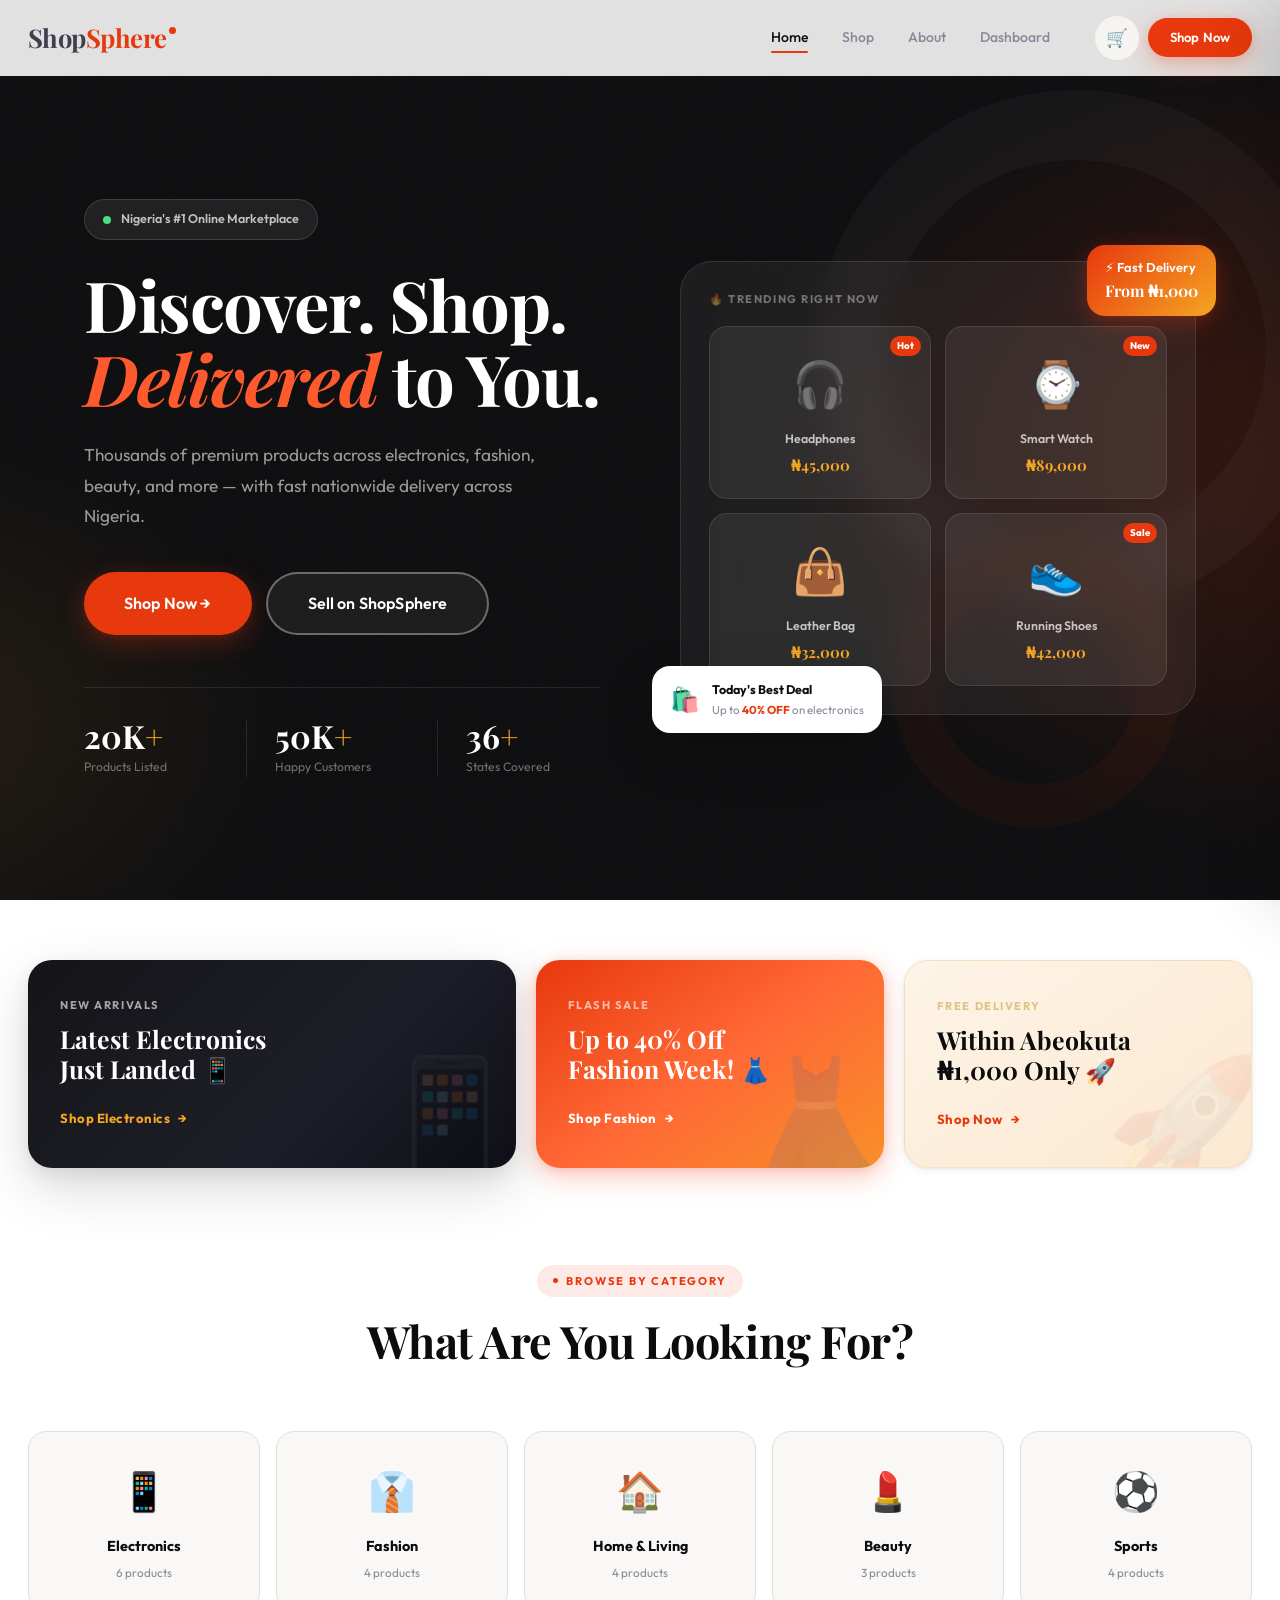
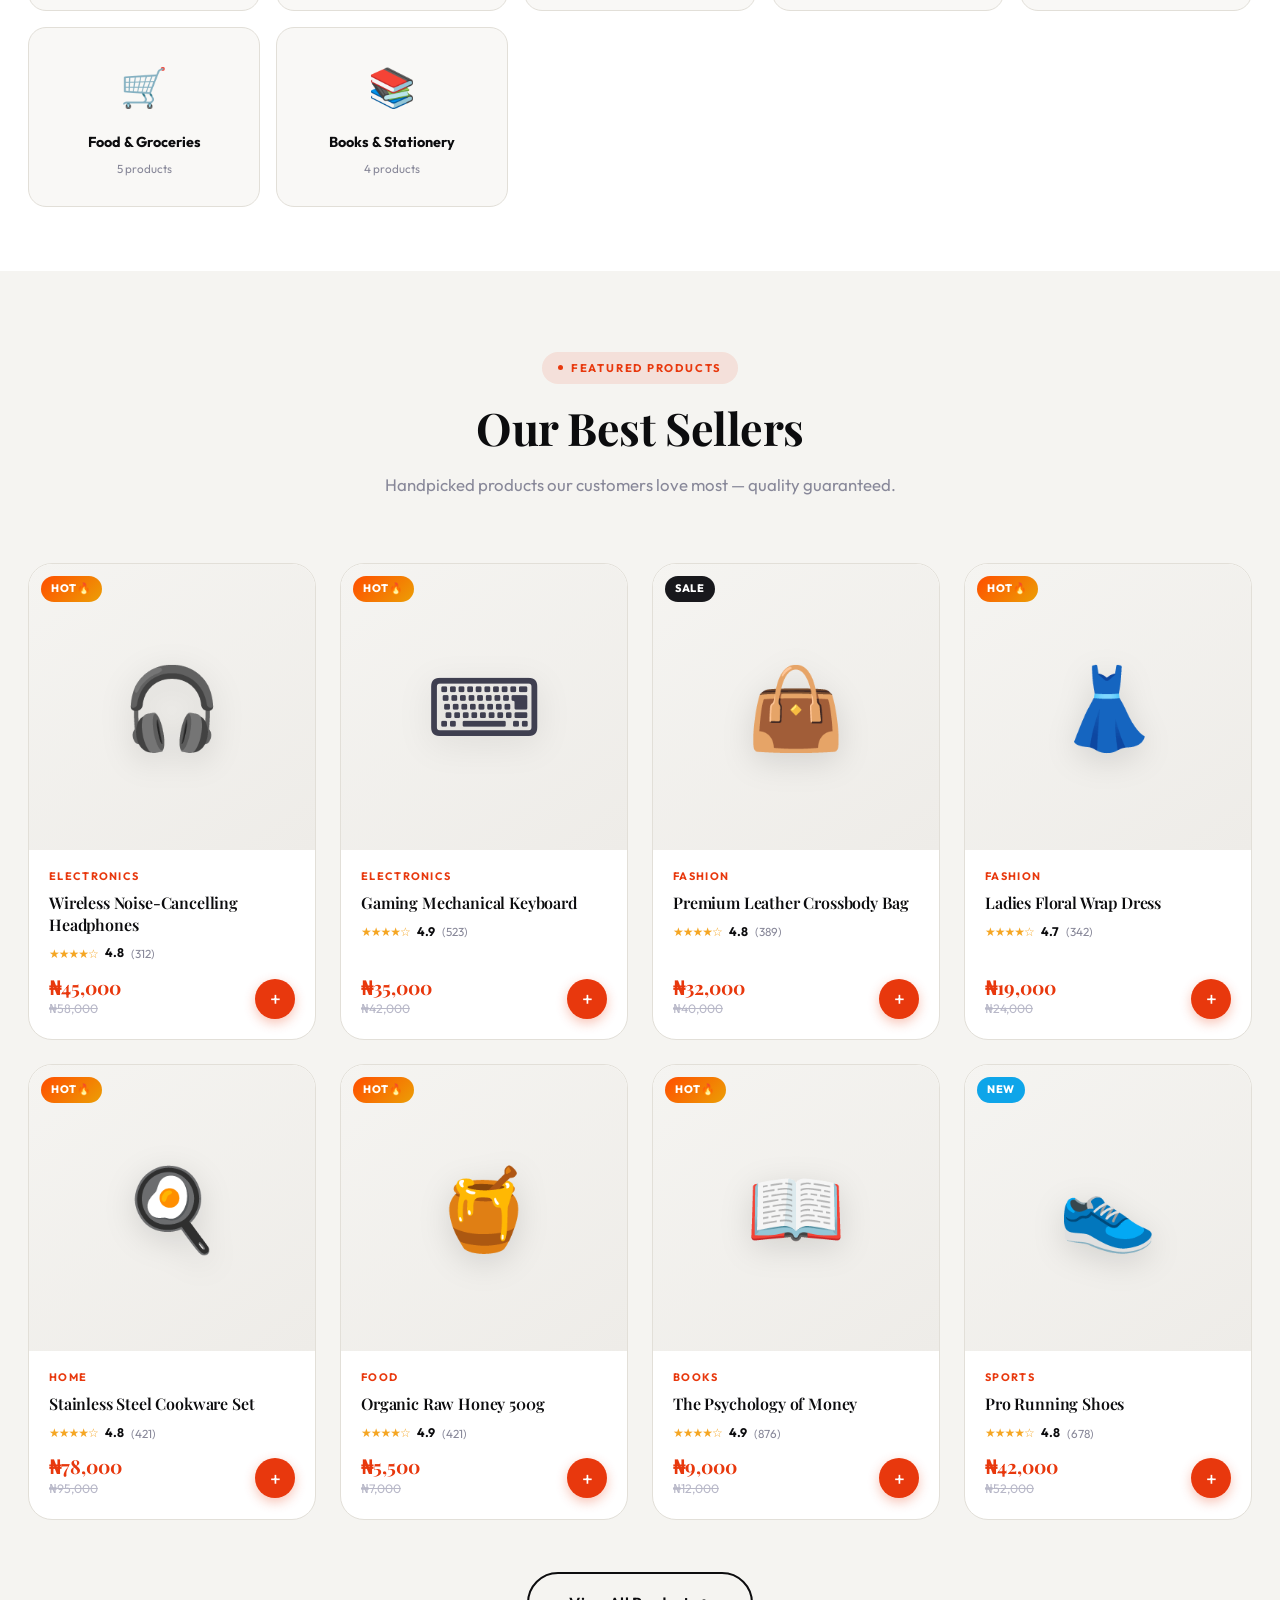
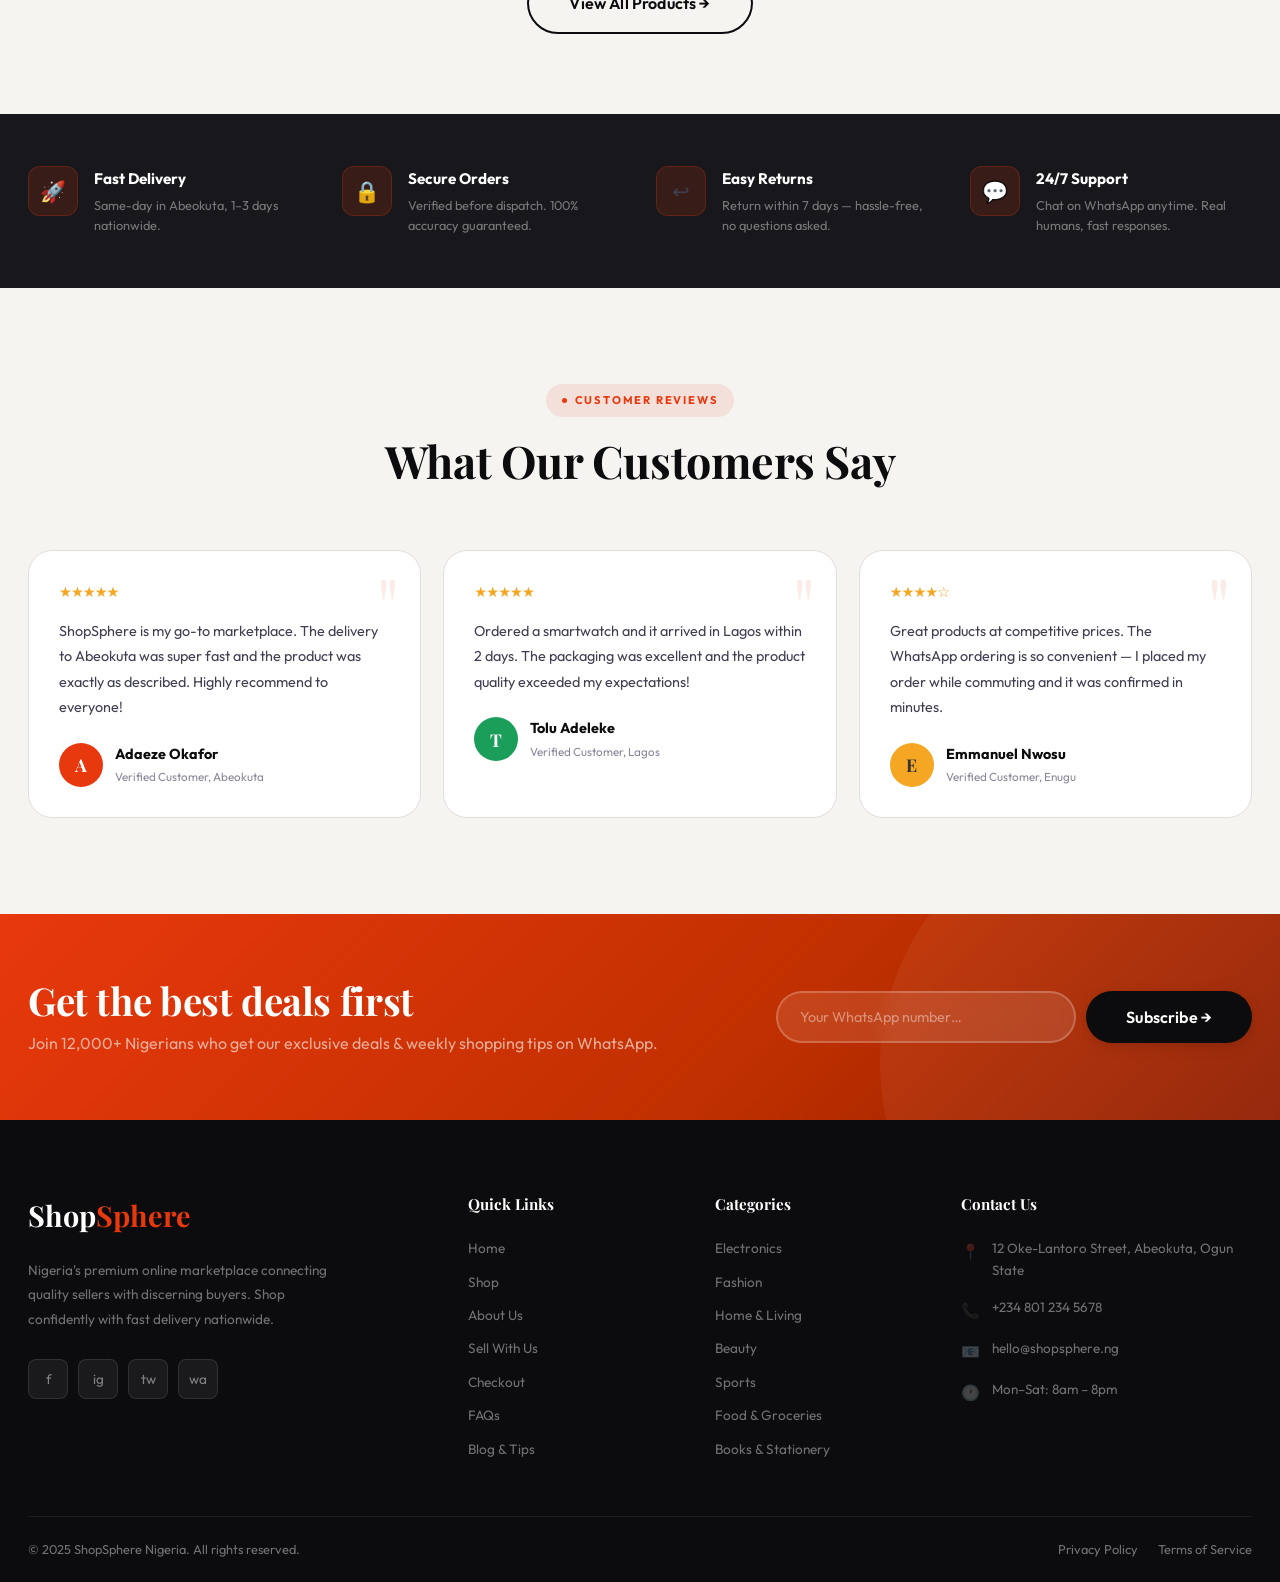
<file: index.html>
<!DOCTYPE html>
<html lang="en">
<head>
  <meta charset="UTF-8" />
  <meta name="viewport" content="width=device-width, initial-scale=1.0" />
  <title>ShopSphere — Nigeria's Premium Online Marketplace</title>
  <meta name="description" content="ShopSphere is Nigeria's trusted online marketplace. Shop electronics, fashion, beauty, sports, food and more with fast delivery across Nigeria from Abeokuta." />
  <meta name="keywords" content="online shopping Nigeria, buy electronics Abeokuta, fashion Nigeria, ShopSphere" />
  <meta property="og:title" content="ShopSphere — Nigeria's Premium Online Marketplace" />
  <meta property="og:description" content="Thousands of quality products with fast delivery across Nigeria. Shop now on ShopSphere." />
  <meta property="og:type" content="website" />
  <meta name="twitter:card" content="summary_large_image" />
  <link rel="stylesheet" href="style.css" />
</head>
<body>

<!-- NAVBAR -->
<nav class="navbar">
  <div class="container nav-inner">
    <a href="index.html" class="nav-logo">Shop<span class="c">Sphere</span><span class="dot"></span></a>
    <div class="nav-links">
      <a href="index.html" class="active">Home</a>
      <a href="shop.html">Shop</a>
      <a href="about.html">About</a>
      <a href="dashboard.html">Dashboard</a>
    </div>
    <div class="nav-actions">
      <button class="cart-btn" id="open-cart-btn" aria-label="Open cart">
        🛒
        <span class="cart-count" style="display:none">0</span>
      </button>
      <a href="shop.html" class="btn btn-primary btn-sm" id="nav-shop-btn" style="display:none">Shop Now</a>
      <button class="hamburger" aria-label="Menu">
        <span></span><span></span><span></span>
      </button>
    </div>
  </div>
</nav>

<!-- MOBILE MENU -->
<div class="mobile-menu">
  <a href="index.html">🏠 Home</a>
  <a href="shop.html">🛍️ Shop</a>
  <a href="about.html">ℹ️ About</a>
  <a href="dashboard.html">📊 Dashboard</a>
  <a href="checkout.html">💳 Checkout</a>
</div>

<!-- ─────────────────────────────────────
     HERO
───────────────────────────────────── -->
<section class="hero">
  <div class="hero-bg"></div>
  <div class="hero-grain"></div>
  <div class="hero-geo"></div>
  <div class="container">
    <div class="hero-inner">

      <!-- Left: Copy -->
      <div>
        <div class="hero-live-badge">
          <span class="live-dot"></span>
          Nigeria's #1 Online Marketplace
        </div>
        <h1 class="hero-title">
          Discover. Shop.<br>
          <em>Delivered</em> to You.
        </h1>
        <p class="hero-desc">
          Thousands of premium products across electronics, fashion, beauty, and more — with fast nationwide delivery across Nigeria.
        </p>
        <div class="hero-cta">
          <a href="shop.html" class="btn btn-primary btn-lg">Shop Now →</a>
          <a href="dashboard.html" class="btn btn-outline-white btn-lg">Sell on ShopSphere</a>
        </div>
        <div class="hero-stats">
          <div class="hstat">
            <div class="hstat-num">20K<em>+</em></div>
            <div class="hstat-label">Products Listed</div>
          </div>
          <div class="hstat">
            <div class="hstat-num">50K<em>+</em></div>
            <div class="hstat-label">Happy Customers</div>
          </div>
          <div class="hstat">
            <div class="hstat-num">36<em>+</em></div>
            <div class="hstat-label">States Covered</div>
          </div>
        </div>
      </div>

      <!-- Right: Visual panel -->
      <div class="hero-visual">
        <div class="hero-panel">
          <div class="panel-lbl">🔥 Trending Right Now</div>
          <div class="panel-grid">
            <div class="pc" onclick="location.href='shop.html?cat=electronics'">
              <div class="i">🎧</div>
              <div class="n">Headphones</div>
              <div class="p">₦45,000</div>
              <div class="d">Hot</div>
            </div>
            <div class="pc" onclick="location.href='shop.html?cat=electronics'">
              <div class="i">⌚</div>
              <div class="n">Smart Watch</div>
              <div class="p">₦89,000</div>
              <div class="d">New</div>
            </div>
            <div class="pc" onclick="location.href='shop.html?cat=fashion'">
              <div class="i">👜</div>
              <div class="n">Leather Bag</div>
              <div class="p">₦32,000</div>
            </div>
            <div class="pc" onclick="location.href='shop.html?cat=sports'">
              <div class="i">👟</div>
              <div class="n">Running Shoes</div>
              <div class="p">₦42,000</div>
              <div class="d">Sale</div>
            </div>
          </div>
        </div>
        <div class="hero-notif">
          <span class="notif-icon">🛍️</span>
          <div>
            <div class="notif-title">Today's Best Deal</div>
            <div class="notif-sub">Up to <strong style="color:var(--primary)">40% OFF</strong> on electronics</div>
          </div>
        </div>
        <div class="hero-delivery">
          ⚡ Fast Delivery
          <strong>From ₦1,000</strong>
        </div>
      </div>

    </div>
  </div>
</section>

<!-- ─────────────────────────────────────
     PROMO BANNERS
───────────────────────────────────── -->
<section class="promo-section">
  <div class="container">
    <div class="promo-grid">
      <div class="promo-card dark" onclick="location.href='shop.html?cat=electronics'">
        <div class="promo-ey">New Arrivals</div>
        <div class="promo-ttl">Latest Electronics<br>Just Landed 📱</div>
        <a href="shop.html?cat=electronics" class="promo-lnk">Shop Electronics <span>→</span></a>
        <div class="promo-bg">📱</div>
      </div>
      <div class="promo-card brand" onclick="location.href='shop.html?cat=fashion'">
        <div class="promo-ey">Flash Sale</div>
        <div class="promo-ttl">Up to 40% Off<br>Fashion Week! 👗</div>
        <a href="shop.html?cat=fashion" class="promo-lnk">Shop Fashion <span>→</span></a>
        <div class="promo-bg">👗</div>
      </div>
      <div class="promo-card warm" onclick="location.href='shop.html'">
        <div class="promo-ey">Free Delivery</div>
        <div class="promo-ttl">Within Abeokuta<br>₦1,000 Only 🚀</div>
        <a href="shop.html" class="promo-lnk">Shop Now <span>→</span></a>
        <div class="promo-bg">🚀</div>
      </div>
    </div>
  </div>
</section>

<!-- ─────────────────────────────────────
     CATEGORIES
───────────────────────────────────── -->
<section class="section" style="padding-bottom:64px">
  <div class="container">
    <div class="section-header">
      <div class="section-eyebrow">Browse by Category</div>
      <h2 class="section-title">What Are You Looking For?</h2>
    </div>
    <!-- Category cards grid -->
    <div class="cat-cards" id="home-cat-cards">
      <!-- rendered by JS -->
    </div>
  </div>
</section>

<!-- ─────────────────────────────────────
     FEATURED PRODUCTS
───────────────────────────────────── -->
<section class="section" style="background:var(--smoke); padding-top:80px; padding-bottom:80px">
  <div class="container">
    <div class="section-header">
      <div class="section-eyebrow">Featured Products</div>
      <h2 class="section-title">Our Best Sellers</h2>
      <p class="section-sub">Handpicked products our customers love most — quality guaranteed.</p>
    </div>
    <div class="products-grid" id="featured-grid">
      <!-- rendered by JS -->
    </div>
    <div style="text-align:center; margin-top:52px">
      <a href="shop.html" class="btn btn-outline btn-lg">View All Products →</a>
    </div>
  </div>
</section>

<!-- ─────────────────────────────────────
     SERVICES BAR
───────────────────────────────────── -->
<div class="services-bar">
  <div class="container">
    <div class="services-inner">
      <div class="svc-item">
        <div class="svc-icon">🚀</div>
        <div>
          <div class="svc-name">Fast Delivery</div>
          <div class="svc-desc">Same-day in Abeokuta, 1–3 days nationwide.</div>
        </div>
      </div>
      <div class="svc-item">
        <div class="svc-icon">🔒</div>
        <div>
          <div class="svc-name">Secure Orders</div>
          <div class="svc-desc">Verified before dispatch. 100% accuracy guaranteed.</div>
        </div>
      </div>
      <div class="svc-item">
        <div class="svc-icon">↩️</div>
        <div>
          <div class="svc-name">Easy Returns</div>
          <div class="svc-desc">Return within 7 days — hassle-free, no questions asked.</div>
        </div>
      </div>
      <div class="svc-item">
        <div class="svc-icon">💬</div>
        <div>
          <div class="svc-name">24/7 Support</div>
          <div class="svc-desc">Chat on WhatsApp anytime. Real humans, fast responses.</div>
        </div>
      </div>
    </div>
  </div>
</div>

<!-- ─────────────────────────────────────
     TESTIMONIALS
───────────────────────────────────── -->
<section class="section" style="background:var(--smoke)">
  <div class="container">
    <div class="section-header">
      <div class="section-eyebrow">Customer Reviews</div>
      <h2 class="section-title">What Our Customers Say</h2>
    </div>
    <div class="testi-grid">

      <div class="testi-card">
        <div class="testi-qm">"</div>
        <div class="testi-stars">★★★★★</div>
        <p class="testi-text">ShopSphere is my go-to marketplace. The delivery to Abeokuta was super fast and the product was exactly as described. Highly recommend to everyone!</p>
        <div class="testi-author">
          <div class="testi-av" style="background:var(--primary)">A</div>
          <div>
            <div class="testi-name">Adaeze Okafor</div>
            <div class="testi-loc">Verified Customer, Abeokuta</div>
          </div>
        </div>
      </div>

      <div class="testi-card">
        <div class="testi-qm">"</div>
        <div class="testi-stars">★★★★★</div>
        <p class="testi-text">Ordered a smartwatch and it arrived in Lagos within 2 days. The packaging was excellent and the product quality exceeded my expectations!</p>
        <div class="testi-author">
          <div class="testi-av" style="background:#1a9e5a">T</div>
          <div>
            <div class="testi-name">Tolu Adeleke</div>
            <div class="testi-loc">Verified Customer, Lagos</div>
          </div>
        </div>
      </div>

      <div class="testi-card">
        <div class="testi-qm">"</div>
        <div class="testi-stars">★★★★☆</div>
        <p class="testi-text">Great products at competitive prices. The WhatsApp ordering is so convenient — I placed my order while commuting and it was confirmed in minutes.</p>
        <div class="testi-author">
          <div class="testi-av" style="background:var(--accent); color:#333">E</div>
          <div>
            <div class="testi-name">Emmanuel Nwosu</div>
            <div class="testi-loc">Verified Customer, Enugu</div>
          </div>
        </div>
      </div>

    </div>
  </div>
</section>

<!-- ─────────────────────────────────────
     NEWSLETTER
───────────────────────────────────── -->
<section class="nl-section">
  <div class="container">
    <div class="nl-inner">
      <div class="nl-text">
        <h2>Get the best deals first</h2>
        <p>Join 12,000+ Nigerians who get our exclusive deals & weekly shopping tips on WhatsApp.</p>
      </div>
      <div class="nl-form">
        <input type="tel" class="nl-input" placeholder="Your WhatsApp number…" />
        <button class="btn btn-dark btn-lg" onclick="showToast('Subscribed! Watch out for our deals 🎉', 'success')">Subscribe →</button>
      </div>
    </div>
  </div>
</section>

<!-- ─────────────────────────────────────
     FOOTER
───────────────────────────────────── -->
<footer>
  <div class="container">
    <div class="footer-grid">

      <!-- Brand -->
      <div>
        <div class="footer-logo">Shop<span class="c">Sphere</span></div>
        <p class="footer-desc">Nigeria's premium online marketplace connecting quality sellers with discerning buyers. Shop confidently with fast delivery nationwide.</p>
        <div class="footer-socials">
          <a href="#" class="soc-btn" title="Facebook">f</a>
          <a href="#" class="soc-btn" title="Instagram">ig</a>
          <a href="#" class="soc-btn" title="Twitter/X">tw</a>
          <a href="https://wa.me/2348012345678" class="soc-btn" title="WhatsApp">wa</a>
        </div>
      </div>

      <!-- Quick links -->
      <div>
        <div class="footer-col-title">Quick Links</div>
        <div class="footer-links">
          <a href="index.html">Home</a>
          <a href="shop.html">Shop</a>
          <a href="about.html">About Us</a>
          <a href="dashboard.html">Sell With Us</a>
          <a href="checkout.html">Checkout</a>
          <a href="faq.html">FAQs</a>
          <a href="blog.html">Blog &amp; Tips</a>
        </div>
      </div>

      <!-- Categories -->
      <div>
        <div class="footer-col-title">Categories</div>
        <div class="footer-links">
          <a href="shop.html?cat=electronics">Electronics</a>
          <a href="shop.html?cat=fashion">Fashion</a>
          <a href="shop.html?cat=home">Home &amp; Living</a>
          <a href="shop.html?cat=beauty">Beauty</a>
          <a href="shop.html?cat=sports">Sports</a>
          <a href="shop.html?cat=food">Food &amp; Groceries</a>
          <a href="shop.html?cat=books">Books &amp; Stationery</a>
        </div>
      </div>

      <!-- Contact -->
      <div>
        <div class="footer-col-title">Contact Us</div>
        <div class="footer-contacts">
          <div class="footer-ci">
            <span class="footer-ci-ico">📍</span>
            <span>12 Oke-Lantoro Street, Abeokuta, Ogun State</span>
          </div>
          <div class="footer-ci">
            <span class="footer-ci-ico">📞</span>
            <span>+234 801 234 5678</span>
          </div>
          <div class="footer-ci">
            <span class="footer-ci-ico">📧</span>
            <span>hello@shopsphere.ng</span>
          </div>
          <div class="footer-ci">
            <span class="footer-ci-ico">🕐</span>
            <span>Mon–Sat: 8am – 8pm</span>
          </div>
        </div>
      </div>

    </div>

    <div class="footer-bottom">
      <span>© 2025 ShopSphere Nigeria. All rights reserved.</span>
      <div class="footer-bottom-links">
        <a href="#">Privacy Policy</a>
        <a href="#">Terms of Service</a>
      </div>
    </div>
  </div>
</footer>

<!-- CART SIDEBAR -->
<div class="cart-overlay" id="cart-overlay"></div>
<aside class="cart-sidebar" id="cart-sidebar">
  <div class="cart-head">
    <h2 class="cart-head-title">🛒 Shopping Cart</h2>
    <span class="cart-ct-bubble" id="cart-ct-label">0</span>
    <button class="cart-close" id="close-cart-btn">✕</button>
  </div>
  <div class="cart-body" id="cart-items-body"></div>
  <div class="cart-foot" id="cart-footer" style="display:none">
    <div class="ct-row"><span>Subtotal</span><span id="cart-subtotal-val">₦0</span></div>
    <div class="ct-grand"><span>Total</span><span class="v" id="cart-total-val">₦0</span></div>
    <a href="checkout.html" class="btn btn-primary btn-block btn-lg">Proceed to Checkout →</a>
    <a href="#" class="cart-clear-link" onclick="Cart.clear(); renderCartSidebar(); return false;">Clear cart</a>
  </div>
</aside>

<button class="back-to-top" id="back-to-top" aria-label="Back to top">↑</button>

<script src="core.js"></script>
<script>
  // ── CATEGORY CARDS ──
  const catCardContainer = document.getElementById("home-cat-cards");
  const catColors = ["#e3f2fd","#fce4ec","#e8f5e9","#fce4ec","#fff3e0","#f3e5f5","#e0f7fa","#fce4ec"];
  const catTextColors = ["#1565c0","#c62828","#2e7d32","#ad1457","#e65100","#6a1b9a","#00695c","#c62828"];

  CATEGORIES.filter(c => c.id !== "all").forEach((cat, i) => {
    const card = document.createElement("div");
    card.className = "cat-card";
    card.style.cssText = `--cc-bg:${catColors[i] || '#f5f5f5'}`;
    card.innerHTML = `
      <div class="cc-icon">${cat.emoji}</div>
      <div class="cc-name">${cat.name}</div>
      <div class="cc-count">${countByCategory(cat.id)} products</div>
    `;
    card.addEventListener("click", () => location.href = `shop.html?cat=${cat.id}`);
    catCardContainer.appendChild(card);
  });

  function countByCategory(catId) {
    return PRODUCTS.filter(p => p.category === catId).length;
  }

  // ── FEATURED PRODUCTS ──
  const featuredIds = [1, 5, 7, 10, 14, 22, 27, 20];
  const grid = document.getElementById("featured-grid");
  featuredIds.forEach(id => {
    const p = PRODUCTS.find(pr => pr.id === id);
    if (p) grid.innerHTML += productCardHTML(p);
  });

  // Show nav shop button on desktop
  document.getElementById("nav-shop-btn").style.display = "inline-flex";
</script>
</body>
</html>
</file>
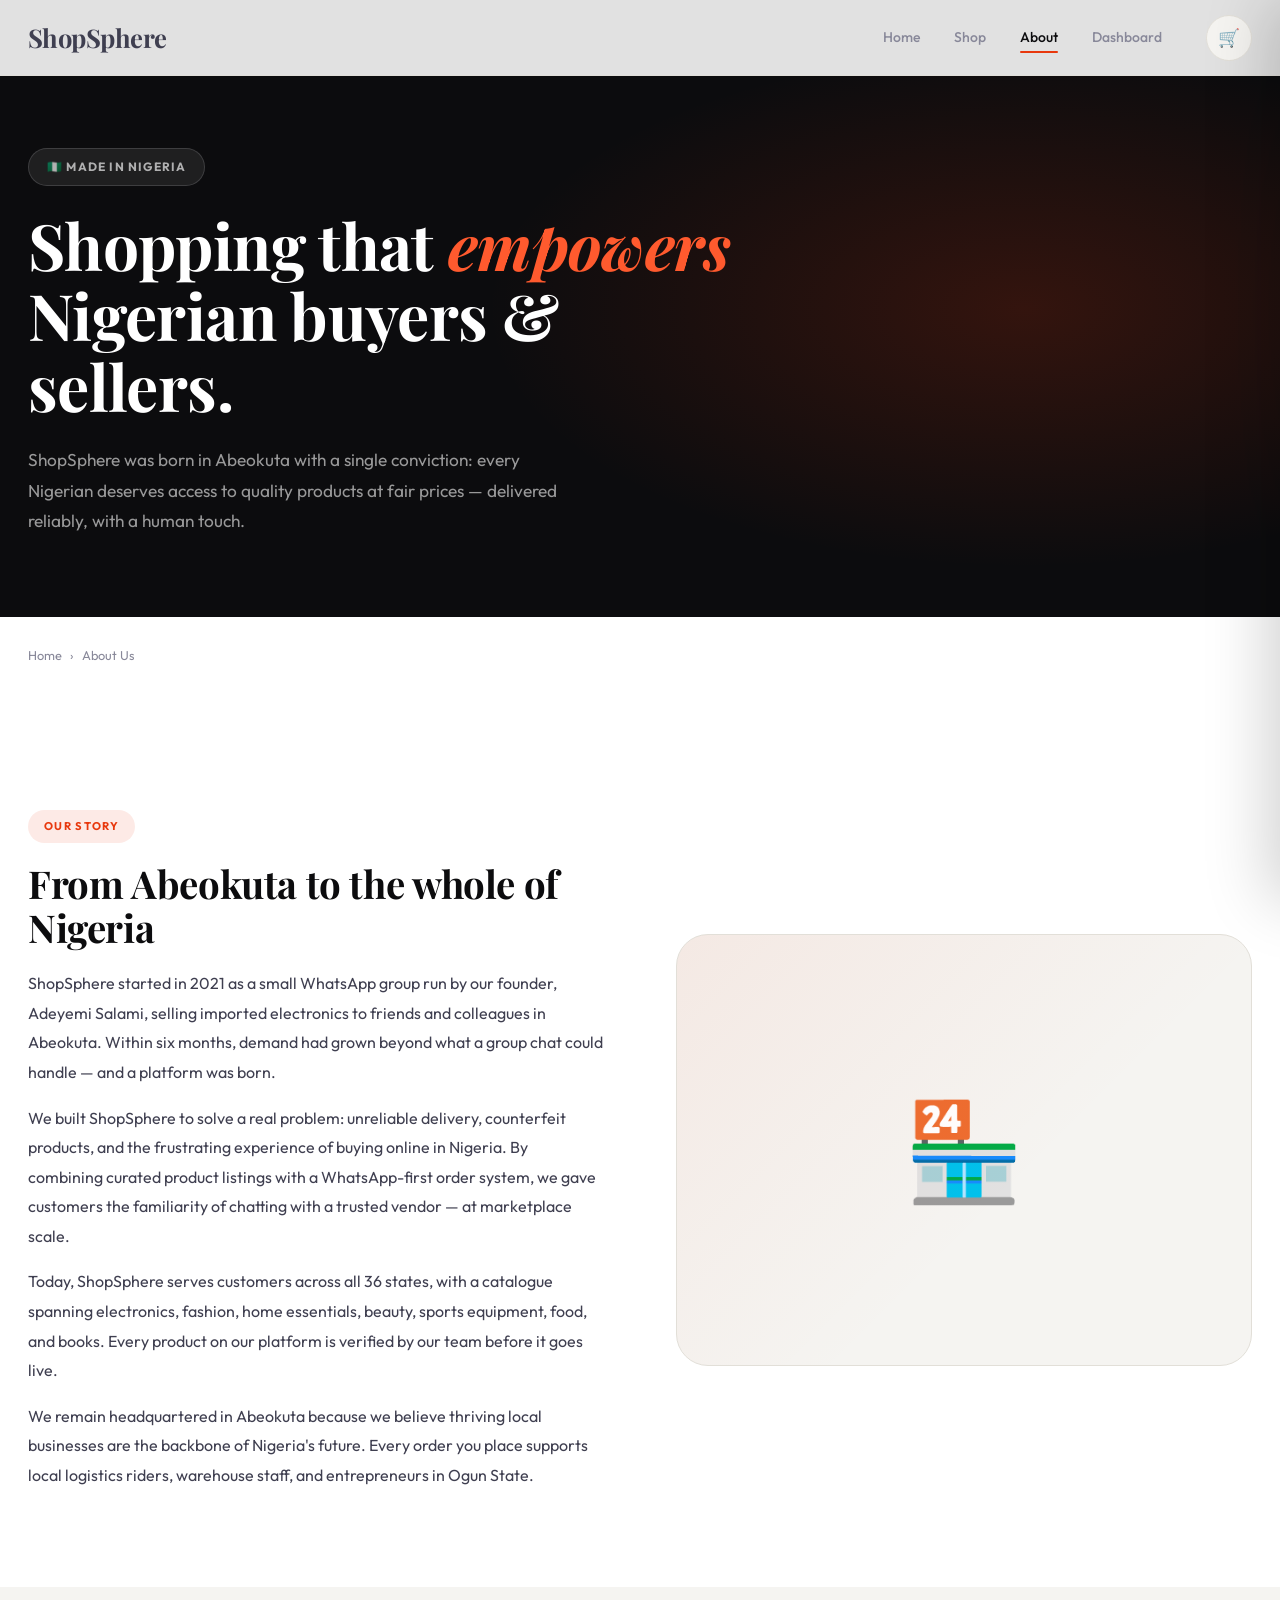
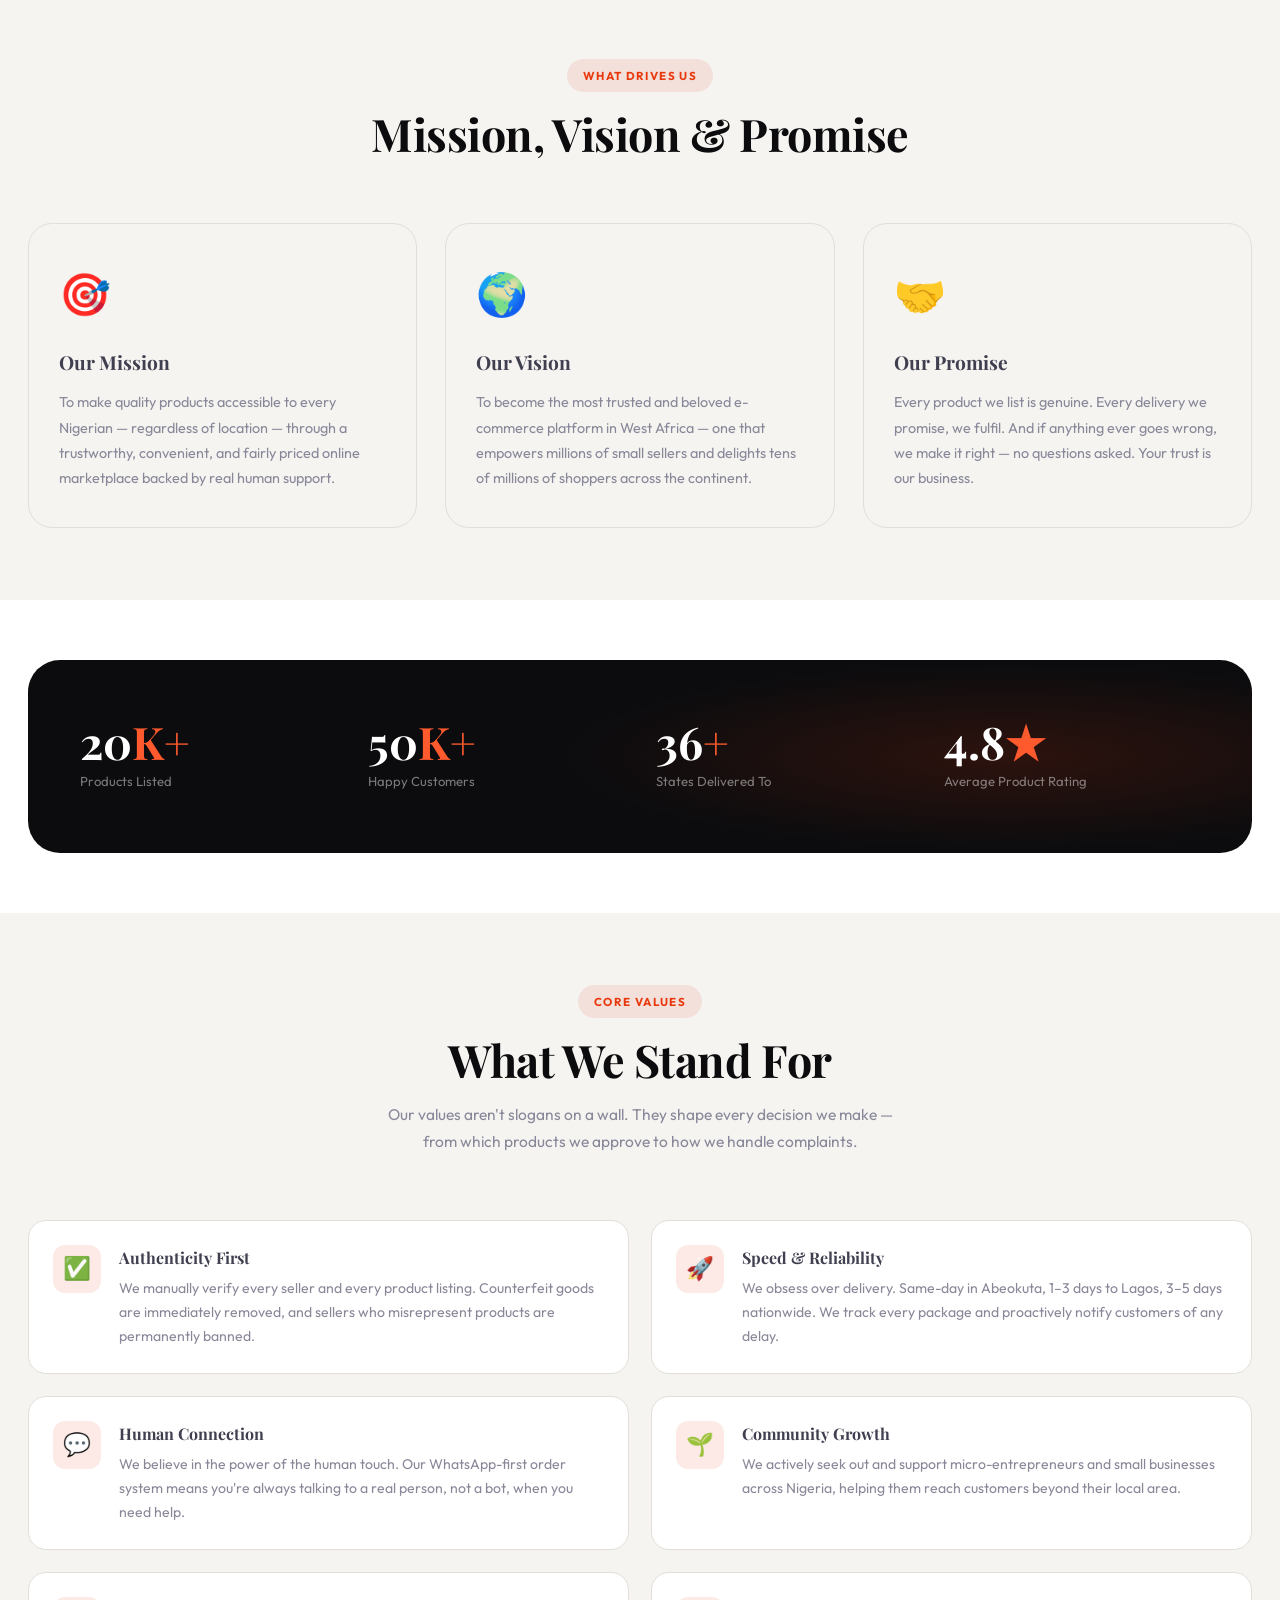
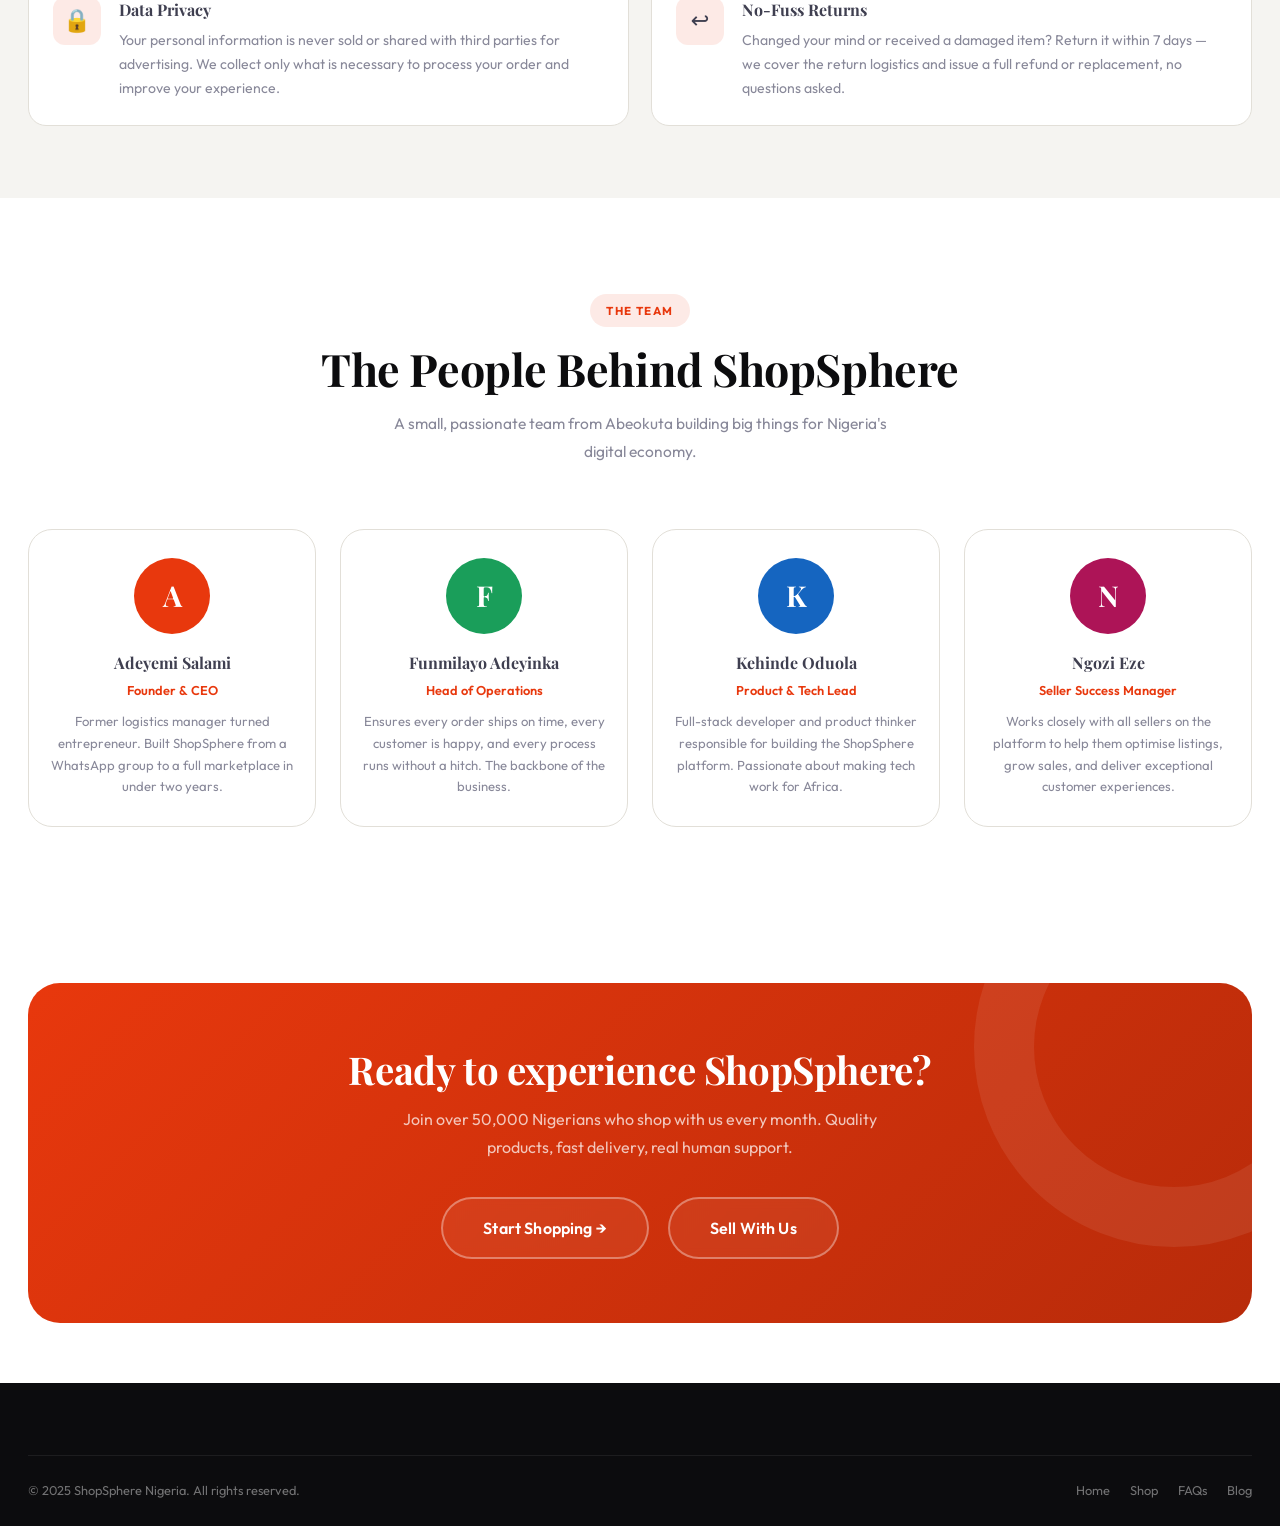
<file: about.html>
<!DOCTYPE html>
<html lang="en">
<head>
  <meta charset="UTF-8" />
  <meta name="viewport" content="width=device-width, initial-scale=1.0" />
  <title>About Us — ShopSphere Nigeria</title>
  <meta name="description" content="Learn about ShopSphere — Nigeria's trusted online marketplace founded in Abeokuta, Ogun State. Our mission, story, team, and values." />
  <link rel="stylesheet" href="style.css" />
  <style>
    /* ── PAGE-SPECIFIC STYLES ── */
    .about-hero {
      background: var(--ink);
      padding: calc(var(--nav-h) + 72px) 0 80px;
      position: relative;
      overflow: hidden;
    }
    .about-hero::before {
      content: '';
      position: absolute;
      inset: 0;
      background: radial-gradient(ellipse 70% 70% at 80% 50%, rgba(232,56,13,0.18) 0%, transparent 60%);
      pointer-events: none;
    }
    .about-hero-inner {
      position: relative;
      z-index: 2;
      max-width: 720px;
    }
    .about-hero-tag {
      display: inline-flex; align-items: center; gap: 8px;
      background: rgba(255,255,255,0.08); border: 1px solid rgba(255,255,255,0.14);
      border-radius: var(--r-full); padding: 8px 18px; margin-bottom: 24px;
      font-size: 0.75rem; font-weight: 700; letter-spacing: 0.1em;
      text-transform: uppercase; color: rgba(255,255,255,0.65);
    }
    .about-hero-title {
      font-family: var(--font-serif);
      font-size: clamp(2.4rem, 5vw, 4.2rem);
      font-weight: 700; color: #fff; line-height: 1.1;
      margin-bottom: 24px;
    }
    .about-hero-title em { font-style: italic; color: var(--primary-light); }
    .about-hero-desc {
      font-size: 1.08rem; line-height: 1.78;
      color: rgba(255,255,255,0.58); max-width: 560px;
    }

    /* Story section */
    .story-grid {
      display: grid;
      grid-template-columns: 1fr 1fr;
      gap: 72px;
      align-items: center;
    }
    .story-img-block {
      background: var(--smoke);
      border-radius: var(--r-2xl);
      aspect-ratio: 4/3;
      display: flex;
      align-items: center;
      justify-content: center;
      font-size: 6rem;
      border: 1px solid var(--border);
      position: relative;
      overflow: hidden;
    }
    .story-img-block::after {
      content: '';
      position: absolute;
      inset: 0;
      background: linear-gradient(135deg, rgba(232,56,13,0.06) 0%, transparent 60%);
    }
    .story-tag {
      display: inline-flex; align-items: center; gap: 8px;
      background: var(--primary-muted); color: var(--primary);
      border-radius: var(--r-full); padding: 7px 16px;
      font-size: 0.7rem; font-weight: 700; letter-spacing: 0.12em;
      text-transform: uppercase; margin-bottom: 18px;
    }
    .story-title {
      font-family: var(--font-serif);
      font-size: clamp(1.8rem, 3vw, 2.6rem);
      margin-bottom: 20px;
    }
    .story-body {
      color: var(--text-body);
      line-height: 1.85;
      font-size: 1rem;
    }
    .story-body p + p { margin-top: 16px; }

    /* Mission cards */
    .mission-grid {
      display: grid;
      grid-template-columns: repeat(3, 1fr);
      gap: 28px;
    }
    .mission-card {
      background: var(--smoke);
      border: 1px solid var(--border);
      border-radius: var(--r-xl);
      padding: 36px 30px;
      transition: transform var(--t) var(--ease), box-shadow var(--t) var(--ease);
    }
    .mission-card:hover {
      transform: translateY(-5px);
      box-shadow: var(--shadow-md);
    }
    .mission-icon {
      font-size: 2.6rem;
      margin-bottom: 18px;
    }
    .mission-title {
      font-family: var(--font-serif);
      font-size: 1.2rem;
      font-weight: 700;
      margin-bottom: 12px;
    }
    .mission-desc {
      color: var(--text-muted);
      font-size: 0.9rem;
      line-height: 1.75;
    }

    /* Values list */
    .values-grid {
      display: grid;
      grid-template-columns: repeat(2, 1fr);
      gap: 22px;
    }
    .value-row {
      display: flex;
      gap: 18px;
      align-items: flex-start;
      background: #fff;
      border: 1px solid var(--border);
      border-radius: var(--r-lg);
      padding: 24px;
      transition: border-color var(--t) var(--ease);
    }
    .value-row:hover { border-color: var(--primary); }
    .value-icon {
      width: 48px; height: 48px;
      background: var(--primary-muted);
      border-radius: var(--r-md);
      display: flex; align-items: center; justify-content: center;
      font-size: 1.4rem; flex-shrink: 0;
    }
    .value-title {
      font-family: var(--font-serif);
      font-weight: 700; font-size: 1rem;
      margin-bottom: 6px;
    }
    .value-desc { font-size: 0.88rem; color: var(--text-muted); line-height: 1.7; }

    /* Stats banner */
    .stats-banner {
      background: var(--ink);
      border-radius: var(--r-2xl);
      padding: 60px 52px;
      display: grid;
      grid-template-columns: repeat(4, 1fr);
      gap: 32px;
      position: relative;
      overflow: hidden;
    }
    .stats-banner::before {
      content: '';
      position: absolute;
      inset: 0;
      background: radial-gradient(ellipse 60% 80% at 80% 50%, rgba(232,56,13,0.15) 0%, transparent 60%);
    }
    .stat-item { position: relative; z-index: 2; }
    .stat-num {
      font-family: var(--font-serif);
      font-size: 2.8rem; font-weight: 700;
      color: #fff; line-height: 1;
      margin-bottom: 6px;
    }
    .stat-num span { color: var(--primary-light); }
    .stat-label { font-size: 0.82rem; color: rgba(255,255,255,0.45); }

    /* Team */
    .team-grid {
      display: grid;
      grid-template-columns: repeat(4, 1fr);
      gap: 24px;
    }
    .team-card {
      background: #fff;
      border: 1px solid var(--border);
      border-radius: var(--r-xl);
      padding: 28px 20px;
      text-align: center;
      transition: transform var(--t) var(--ease), box-shadow var(--t) var(--ease);
    }
    .team-card:hover { transform: translateY(-5px); box-shadow: var(--shadow-md); }
    .team-avatar {
      width: 76px; height: 76px;
      border-radius: 50%;
      font-family: var(--font-serif);
      font-size: 1.8rem; font-weight: 700; color: #fff;
      display: flex; align-items: center; justify-content: center;
      margin: 0 auto 16px;
    }
    .team-name {
      font-family: var(--font-serif);
      font-weight: 700; font-size: 1rem;
      margin-bottom: 4px;
    }
    .team-role { font-size: 0.8rem; color: var(--primary); font-weight: 600; margin-bottom: 10px; }
    .team-bio { font-size: 0.82rem; color: var(--text-muted); line-height: 1.65; }

    /* CTA block */
    .about-cta {
      background: linear-gradient(135deg, var(--primary) 0%, var(--primary-dark) 100%);
      border-radius: var(--r-2xl);
      padding: 64px 52px;
      text-align: center;
      color: #fff;
      position: relative;
      overflow: hidden;
    }
    .about-cta::before {
      content: '';
      position: absolute;
      top: -40%; right: -10%;
      width: 400px; height: 400px;
      border: 60px solid rgba(255,255,255,0.08);
      border-radius: 50%;
    }
    .about-cta h2 {
      font-family: var(--font-serif);
      font-size: clamp(1.8rem, 3vw, 2.8rem);
      color: #fff; margin-bottom: 14px;
    }
    .about-cta p {
      color: rgba(255,255,255,0.72);
      font-size: 1rem; max-width: 500px;
      margin: 0 auto 36px;
      line-height: 1.75;
    }
    .about-cta .btn-outline-white { margin: 0 8px; }

    @media(max-width:900px) {
      .story-grid { grid-template-columns: 1fr; gap: 36px; }
      .story-img-block { display: none; }
      .mission-grid { grid-template-columns: 1fr 1fr; }
      .team-grid { grid-template-columns: 1fr 1fr; }
      .stats-banner { grid-template-columns: 1fr 1fr; padding: 40px 28px; }
    }
    @media(max-width:600px) {
      .mission-grid { grid-template-columns: 1fr; }
      .values-grid { grid-template-columns: 1fr; }
      .team-grid { grid-template-columns: 1fr 1fr; }
      .stats-banner { grid-template-columns: 1fr 1fr; }
      .about-cta { padding: 44px 24px; }
    }
  </style>
</head>
<body>

<!-- NAVBAR -->
<nav class="navbar">
  <div class="container nav-inner">
    <a href="index.html" class="nav-logo">Shop<span>Sphere</span><span class="nav-logo-dot"></span></a>
    <div class="nav-links">
      <a href="index.html">Home</a>
      <a href="shop.html">Shop</a>
      <a href="about.html" class="active">About</a>
      <a href="dashboard.html">Dashboard</a>
    </div>
    <div class="nav-actions">
      <button class="cart-btn" id="open-cart-btn">
        🛒<span class="cart-count" style="display:none">0</span>
      </button>
      <button class="hamburger"><span></span><span></span><span></span></button>
    </div>
  </div>
</nav>
<div class="mobile-menu">
  <a href="index.html">🏠 Home</a>
  <a href="shop.html">🛍️ Shop</a>
  <a href="about.html">ℹ️ About Us</a>
  <a href="faq.html">❓ FAQs</a>
  <a href="dashboard.html">📊 Dashboard</a>
  <a href="checkout.html">💳 Checkout</a>
</div>

<!-- HERO -->
<section class="about-hero">
  <div class="container">
    <div class="about-hero-inner">
      <div class="about-hero-tag">🇳🇬 Made in Nigeria</div>
      <h1 class="about-hero-title">
        Shopping that <em>empowers</em><br>Nigerian buyers & sellers.
      </h1>
      <p class="about-hero-desc">
        ShopSphere was born in Abeokuta with a single conviction: every Nigerian deserves access to quality products at fair prices — delivered reliably, with a human touch.
      </p>
    </div>
  </div>
</section>

<!-- BREADCRUMB -->
<div class="container" style="padding-top:28px; padding-bottom:8px">
  <div class="breadcrumb">
    <a href="index.html">Home</a><span class="breadcrumb-sep">›</span>
    <span>About Us</span>
  </div>
</div>

<!-- OUR STORY -->
<section class="section">
  <div class="container">
    <div class="story-grid">
      <div>
        <div class="story-tag">Our Story</div>
        <h2 class="story-title">From Abeokuta to the whole of Nigeria</h2>
        <div class="story-body">
          <p>
            ShopSphere started in 2021 as a small WhatsApp group run by our founder, Adeyemi Salami, selling imported electronics to friends and colleagues in Abeokuta. Within six months, demand had grown beyond what a group chat could handle — and a platform was born.
          </p>
          <p>
            We built ShopSphere to solve a real problem: unreliable delivery, counterfeit products, and the frustrating experience of buying online in Nigeria. By combining curated product listings with a WhatsApp-first order system, we gave customers the familiarity of chatting with a trusted vendor — at marketplace scale.
          </p>
          <p>
            Today, ShopSphere serves customers across all 36 states, with a catalogue spanning electronics, fashion, home essentials, beauty, sports equipment, food, and books. Every product on our platform is verified by our team before it goes live.
          </p>
          <p>
            We remain headquartered in Abeokuta because we believe thriving local businesses are the backbone of Nigeria's future. Every order you place supports local logistics riders, warehouse staff, and entrepreneurs in Ogun State.
          </p>
        </div>
      </div>
      <div class="story-img-block">🏪</div>
    </div>
  </div>
</section>

<!-- MISSION / VISION / PROMISE -->
<section class="section" style="background: var(--smoke); padding-top:72px; padding-bottom:72px">
  <div class="container">
    <div class="section-header">
      <div class="section-tag" style="display:inline-block; background:var(--primary-muted); color:var(--primary); font-size:0.72rem; font-weight:700; letter-spacing:0.12em; text-transform:uppercase; padding:7px 16px; border-radius:var(--r-full); margin-bottom:16px">What drives us</div>
      <h2 class="section-title">Mission, Vision & Promise</h2>
    </div>
    <div class="mission-grid">
      <div class="mission-card">
        <div class="mission-icon">🎯</div>
        <div class="mission-title">Our Mission</div>
        <p class="mission-desc">To make quality products accessible to every Nigerian — regardless of location — through a trustworthy, convenient, and fairly priced online marketplace backed by real human support.</p>
      </div>
      <div class="mission-card">
        <div class="mission-icon">🌍</div>
        <div class="mission-title">Our Vision</div>
        <p class="mission-desc">To become the most trusted and beloved e-commerce platform in West Africa — one that empowers millions of small sellers and delights tens of millions of shoppers across the continent.</p>
      </div>
      <div class="mission-card">
        <div class="mission-icon">🤝</div>
        <div class="mission-title">Our Promise</div>
        <p class="mission-desc">Every product we list is genuine. Every delivery we promise, we fulfil. And if anything ever goes wrong, we make it right — no questions asked. Your trust is our business.</p>
      </div>
    </div>
  </div>
</section>

<!-- STATS BANNER -->
<section class="section-sm">
  <div class="container">
    <div class="stats-banner">
      <div class="stat-item">
        <div class="stat-num">20<span>K+</span></div>
        <div class="stat-label">Products Listed</div>
      </div>
      <div class="stat-item">
        <div class="stat-num">50<span>K+</span></div>
        <div class="stat-label">Happy Customers</div>
      </div>
      <div class="stat-item">
        <div class="stat-num">36<span>+</span></div>
        <div class="stat-label">States Delivered To</div>
      </div>
      <div class="stat-item">
        <div class="stat-num">4.8<span>★</span></div>
        <div class="stat-label">Average Product Rating</div>
      </div>
    </div>
  </div>
</section>

<!-- VALUES -->
<section class="section" style="background: var(--smoke); padding-top:72px; padding-bottom:72px">
  <div class="container">
    <div class="section-header">
      <div class="section-tag" style="display:inline-block; background:var(--primary-muted); color:var(--primary); font-size:0.72rem; font-weight:700; letter-spacing:0.12em; text-transform:uppercase; padding:7px 16px; border-radius:var(--r-full); margin-bottom:16px">Core Values</div>
      <h2 class="section-title">What We Stand For</h2>
      <p style="color:var(--text-muted); max-width:520px; margin:0 auto; font-size:0.97rem; line-height:1.75">Our values aren't slogans on a wall. They shape every decision we make — from which products we approve to how we handle complaints.</p>
    </div>
    <div class="values-grid">
      <div class="value-row">
        <div class="value-icon">✅</div>
        <div>
          <div class="value-title">Authenticity First</div>
          <p class="value-desc">We manually verify every seller and every product listing. Counterfeit goods are immediately removed, and sellers who misrepresent products are permanently banned.</p>
        </div>
      </div>
      <div class="value-row">
        <div class="value-icon">🚀</div>
        <div>
          <div class="value-title">Speed & Reliability</div>
          <p class="value-desc">We obsess over delivery. Same-day in Abeokuta, 1–3 days to Lagos, 3–5 days nationwide. We track every package and proactively notify customers of any delay.</p>
        </div>
      </div>
      <div class="value-row">
        <div class="value-icon">💬</div>
        <div>
          <div class="value-title">Human Connection</div>
          <p class="value-desc">We believe in the power of the human touch. Our WhatsApp-first order system means you're always talking to a real person, not a bot, when you need help.</p>
        </div>
      </div>
      <div class="value-row">
        <div class="value-icon">🌱</div>
        <div>
          <div class="value-title">Community Growth</div>
          <p class="value-desc">We actively seek out and support micro-entrepreneurs and small businesses across Nigeria, helping them reach customers beyond their local area.</p>
        </div>
      </div>
      <div class="value-row">
        <div class="value-icon">🔒</div>
        <div>
          <div class="value-title">Data Privacy</div>
          <p class="value-desc">Your personal information is never sold or shared with third parties for advertising. We collect only what is necessary to process your order and improve your experience.</p>
        </div>
      </div>
      <div class="value-row">
        <div class="value-icon">↩️</div>
        <div>
          <div class="value-title">No-Fuss Returns</div>
          <p class="value-desc">Changed your mind or received a damaged item? Return it within 7 days — we cover the return logistics and issue a full refund or replacement, no questions asked.</p>
        </div>
      </div>
    </div>
  </div>
</section>

<!-- TEAM -->
<section class="section">
  <div class="container">
    <div class="section-header">
      <div class="section-tag" style="display:inline-block; background:var(--primary-muted); color:var(--primary); font-size:0.72rem; font-weight:700; letter-spacing:0.12em; text-transform:uppercase; padding:7px 16px; border-radius:var(--r-full); margin-bottom:16px">The Team</div>
      <h2 class="section-title">The People Behind ShopSphere</h2>
      <p style="color:var(--text-muted); max-width:520px; margin:0 auto; font-size:0.97rem; line-height:1.75">A small, passionate team from Abeokuta building big things for Nigeria's digital economy.</p>
    </div>
    <div class="team-grid">
      <div class="team-card">
        <div class="team-avatar" style="background:var(--primary)">A</div>
        <div class="team-name">Adeyemi Salami</div>
        <div class="team-role">Founder & CEO</div>
        <p class="team-bio">Former logistics manager turned entrepreneur. Built ShopSphere from a WhatsApp group to a full marketplace in under two years.</p>
      </div>
      <div class="team-card">
        <div class="team-avatar" style="background:#1a9e5a">F</div>
        <div class="team-name">Funmilayo Adeyinka</div>
        <div class="team-role">Head of Operations</div>
        <p class="team-bio">Ensures every order ships on time, every customer is happy, and every process runs without a hitch. The backbone of the business.</p>
      </div>
      <div class="team-card">
        <div class="team-avatar" style="background:#1565c0">K</div>
        <div class="team-name">Kehinde Oduola</div>
        <div class="team-role">Product & Tech Lead</div>
        <p class="team-bio">Full-stack developer and product thinker responsible for building the ShopSphere platform. Passionate about making tech work for Africa.</p>
      </div>
      <div class="team-card">
        <div class="team-avatar" style="background:#ad1457">N</div>
        <div class="team-name">Ngozi Eze</div>
        <div class="team-role">Seller Success Manager</div>
        <p class="team-bio">Works closely with all sellers on the platform to help them optimise listings, grow sales, and deliver exceptional customer experiences.</p>
      </div>
    </div>
  </div>
</section>

<!-- CTA -->
<section class="section-sm">
  <div class="container">
    <div class="about-cta">
      <h2>Ready to experience ShopSphere?</h2>
      <p>Join over 50,000 Nigerians who shop with us every month. Quality products, fast delivery, real human support.</p>
      <div>
        <a href="shop.html" class="btn btn-outline-white btn-lg">Start Shopping →</a>
        <a href="dashboard.html" class="btn btn-outline-white btn-lg">Sell With Us</a>
      </div>
    </div>
  </div>
</section>

<!-- FOOTER -->
<footer>
  <div class="container">
    <div class="footer-bottom" style="padding:24px 0">
      <span>© 2025 ShopSphere Nigeria. All rights reserved.</span>
      <div class="footer-bottom-links">
        <a href="index.html">Home</a>
        <a href="shop.html">Shop</a>
        <a href="faq.html">FAQs</a>
        <a href="blog.html">Blog</a>
      </div>
    </div>
  </div>
</footer>

<!-- CART -->
<div class="cart-overlay" id="cart-overlay"></div>
<aside class="cart-sidebar" id="cart-sidebar">
  <div class="cart-header">
    <h2 class="cart-title">🛒 Cart</h2>
    <button class="cart-close" id="close-cart-btn">✕</button>
  </div>
  <div class="cart-items" id="cart-items-body"></div>
  <div class="cart-footer" id="cart-footer" style="display:none">
    <div class="cart-subtotal"><span>Subtotal</span><span id="cart-subtotal-val">₦0</span></div>
    <div class="cart-total"><span>Total</span><span class="cart-total-val" id="cart-total-val">₦0</span></div>
    <a href="checkout.html" class="btn btn-primary btn-block btn-lg">Checkout →</a>
  </div>
</aside>

<button class="back-to-top" id="back-to-top">↑</button>
<script src="core.js"></script>
</body>
</html>
</file>
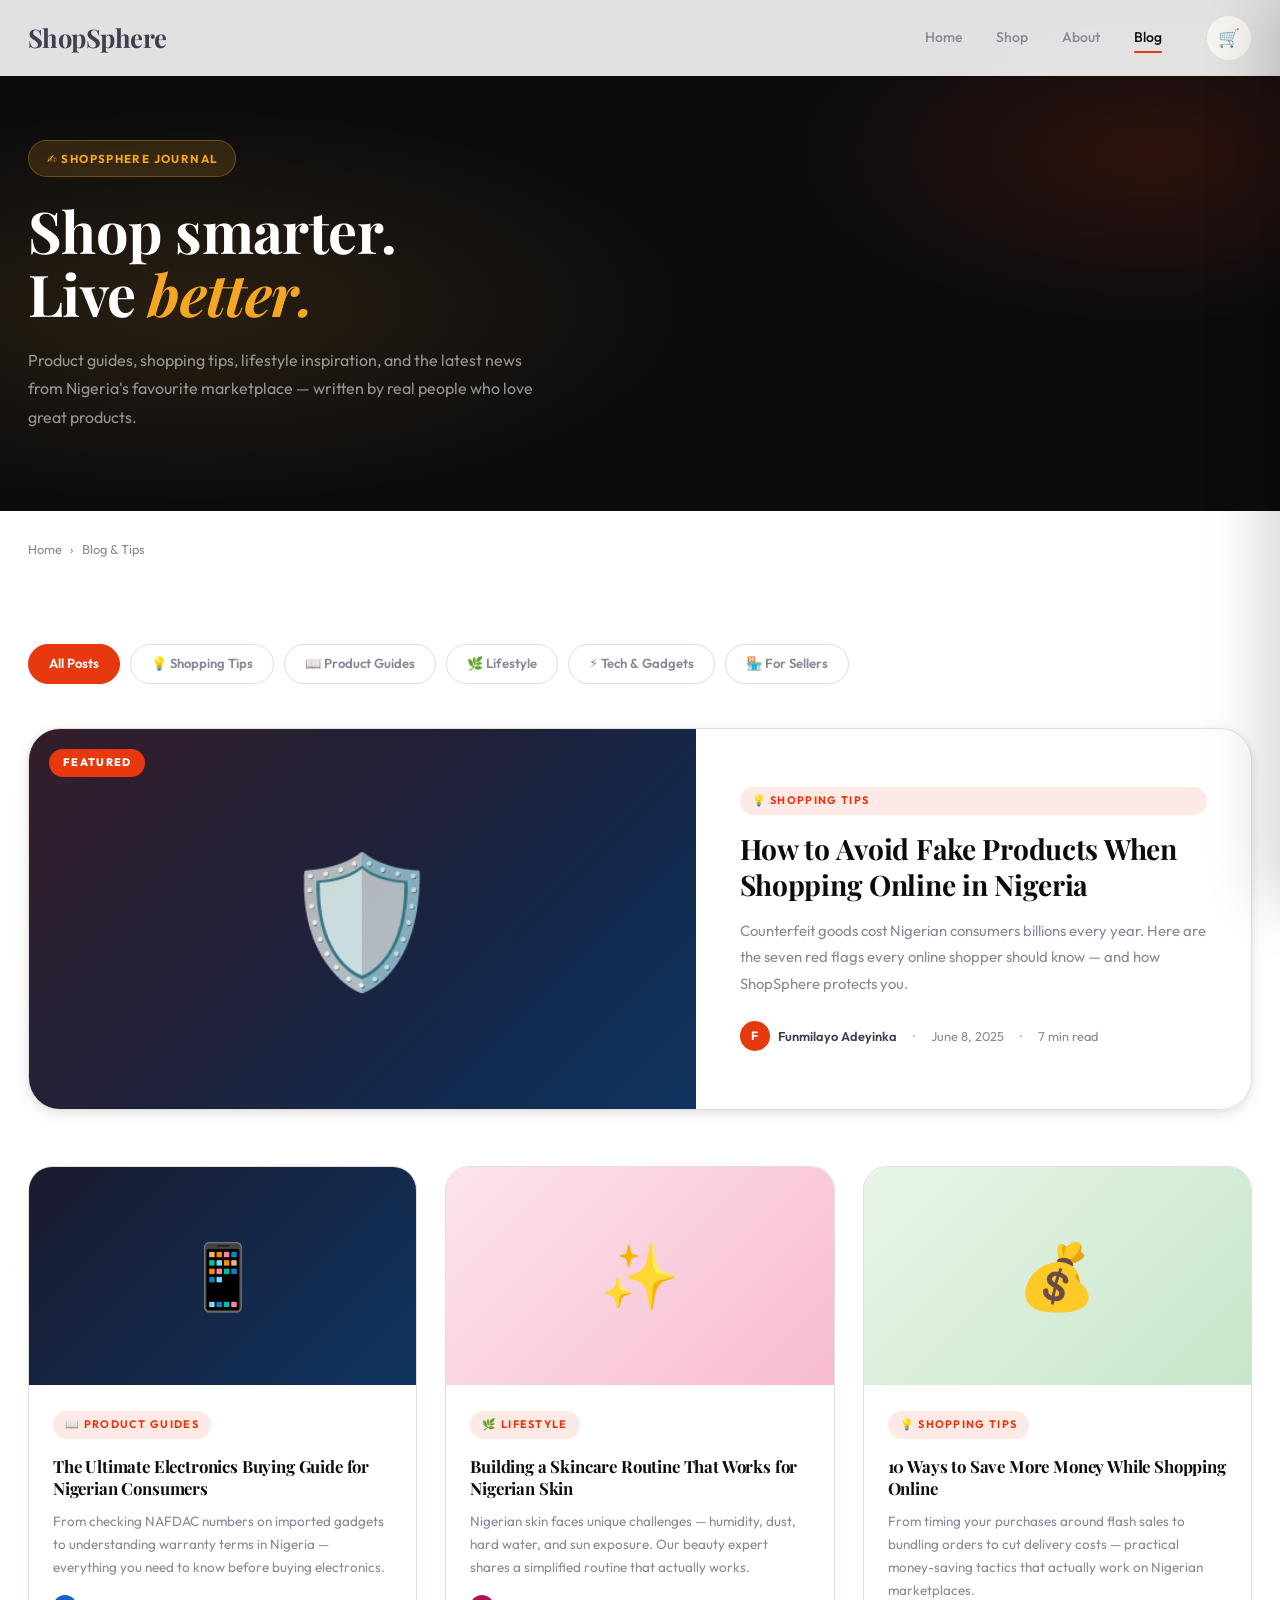
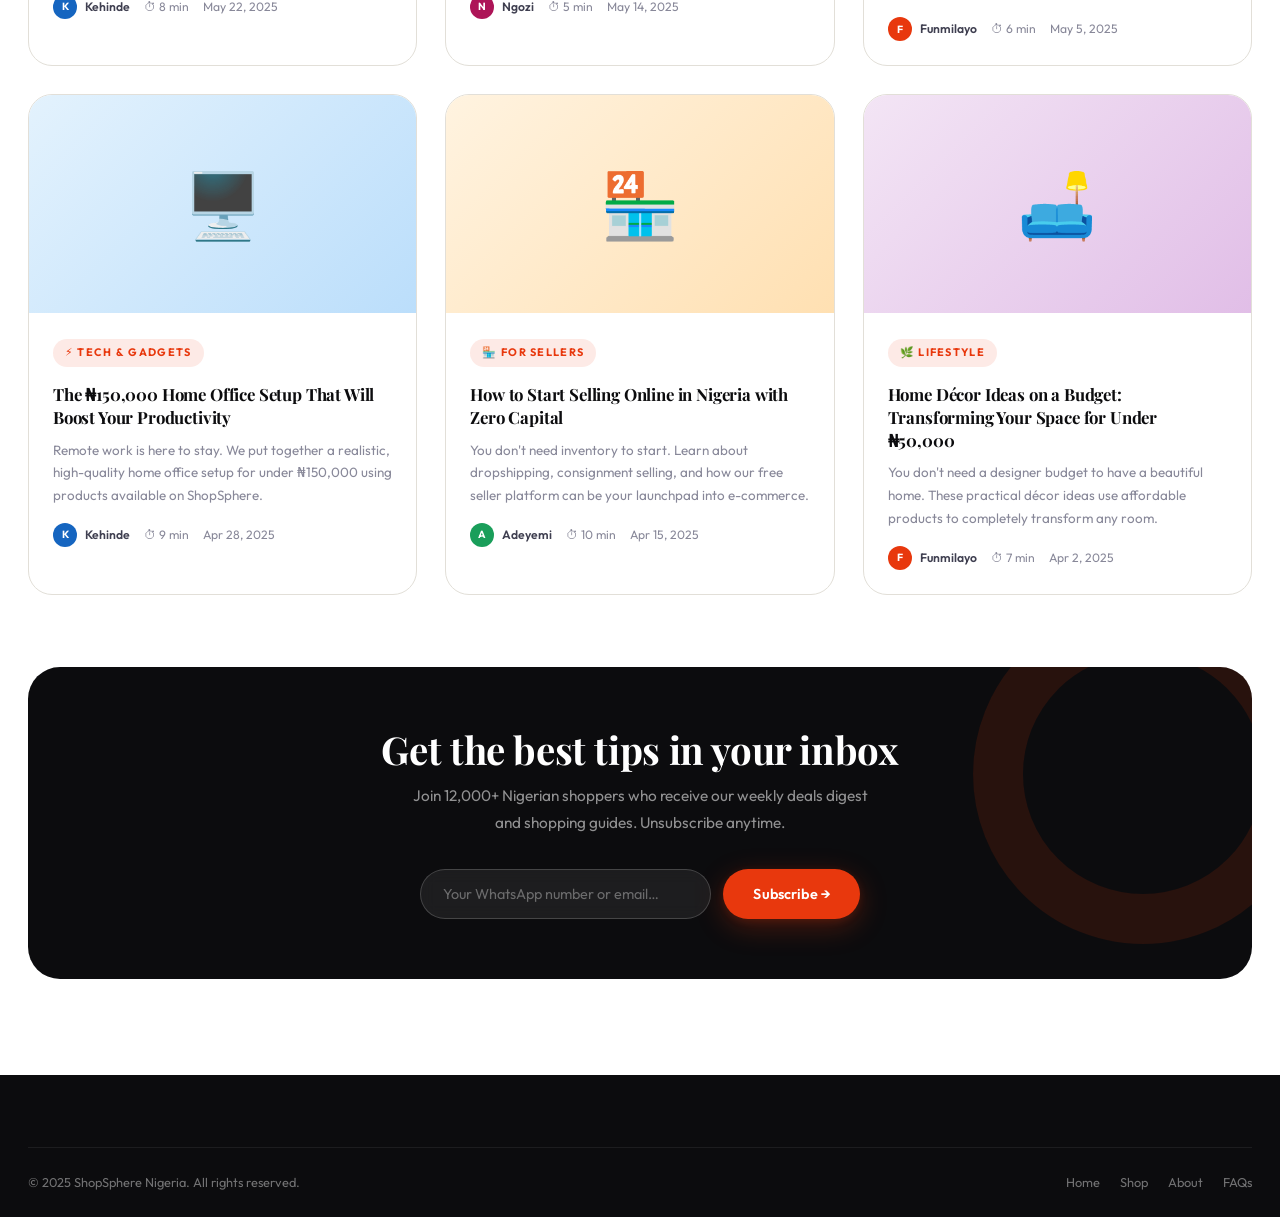
<file: blog.html>
<!DOCTYPE html>
<html lang="en">
<head>
  <meta charset="UTF-8" />
  <meta name="viewport" content="width=device-width, initial-scale=1.0" />
  <title>Blog & Shopping Tips — ShopSphere Nigeria</title>
  <meta name="description" content="Smart shopping advice, product guides, and lifestyle tips from the ShopSphere team. Learn how to shop smarter in Nigeria." />
  <link rel="stylesheet" href="style.css" />
  <style>
    .blog-hero {
      background: var(--ink);
      padding: calc(var(--nav-h) + 64px) 0 80px;
      position: relative; overflow: hidden;
    }
    .blog-hero::before {
      content: '';
      position: absolute; inset: 0;
      background: radial-gradient(ellipse 70% 70% at 15% 60%, rgba(245,166,35,0.12) 0%, transparent 55%),
                  radial-gradient(ellipse 50% 60% at 90% 30%, rgba(232,56,13,0.15) 0%, transparent 55%);
    }
    .blog-hero-inner { position: relative; z-index: 2; max-width: 720px; }
    .blog-hero-tag {
      display: inline-flex; align-items: center; gap: 8px;
      background: rgba(245,166,35,0.15); border: 1px solid rgba(245,166,35,0.3);
      border-radius: var(--r-full); padding: 8px 18px; margin-bottom: 22px;
      font-size: 0.72rem; font-weight: 700; letter-spacing: 0.12em;
      text-transform: uppercase; color: var(--accent);
    }
    .blog-hero-title {
      font-family: var(--font-serif);
      font-size: clamp(2.2rem, 4.5vw, 3.8rem);
      color: #fff; line-height: 1.1; margin-bottom: 20px;
    }
    .blog-hero-title em { font-style: italic; color: var(--accent); }
    .blog-hero-desc { color: rgba(255,255,255,0.55); font-size: 1rem; line-height: 1.78; max-width: 520px; }

    /* Category pills */
    .blog-cats {
      display: flex; flex-wrap: wrap; gap: 10px;
      margin-bottom: 44px;
    }
    .blog-cat-pill {
      padding: 8px 20px; border-radius: var(--r-full);
      font-size: 0.82rem; font-weight: 600;
      border: 1.5px solid var(--border);
      background: #fff; color: var(--text-muted);
      cursor: pointer; transition: all var(--t) var(--ease);
    }
    .blog-cat-pill:hover, .blog-cat-pill.active {
      background: var(--primary); color: #fff; border-color: var(--primary);
    }

    /* Featured post */
    .featured-post {
      display: grid; grid-template-columns: 1.2fr 1fr;
      gap: 0; border-radius: var(--r-2xl);
      overflow: hidden; border: 1px solid var(--border);
      box-shadow: var(--shadow-md); margin-bottom: 56px;
      transition: box-shadow var(--t-md) var(--ease);
    }
    .featured-post:hover { box-shadow: var(--shadow-xl); }
    .featured-post-img {
      background: linear-gradient(135deg, #1a1a2e 0%, #16213e 50%, #0f3460 100%);
      display: flex; align-items: center; justify-content: center;
      font-size: 8rem; min-height: 380px; position: relative; overflow: hidden;
    }
    .featured-post-img::after {
      content: '';
      position: absolute; inset: 0;
      background: linear-gradient(135deg, rgba(232,56,13,0.12) 0%, transparent 70%);
    }
    .featured-badge {
      position: absolute; top: 20px; left: 20px; z-index: 2;
      background: var(--primary); color: #fff;
      font-size: 0.68rem; font-weight: 800; letter-spacing: 0.12em;
      text-transform: uppercase; padding: 5px 14px; border-radius: var(--r-full);
    }
    .featured-post-body {
      padding: 48px 44px;
      display: flex; flex-direction: column; justify-content: center;
    }
    .post-cat-tag {
      display: inline-block;
      font-size: 0.68rem; font-weight: 700; letter-spacing: 0.12em;
      text-transform: uppercase; color: var(--primary);
      background: var(--primary-muted); padding: 5px 12px;
      border-radius: var(--r-full); margin-bottom: 16px;
    }
    .featured-post-title {
      font-family: var(--font-serif);
      font-size: clamp(1.4rem, 2.2vw, 1.9rem);
      line-height: 1.3; margin-bottom: 14px;
    }
    .featured-post-title a { color: inherit; }
    .featured-post-title a:hover { color: var(--primary); }
    .post-excerpt {
      color: var(--text-muted); font-size: 0.93rem;
      line-height: 1.78; margin-bottom: 24px;
    }
    .post-meta {
      display: flex; align-items: center; gap: 16px;
      font-size: 0.8rem; color: var(--text-muted);
    }
    .post-author { display: flex; align-items: center; gap: 8px; font-weight: 600; color: var(--text-body); }
    .post-avatar {
      width: 30px; height: 30px; border-radius: 50%;
      font-size: 0.75rem; font-weight: 700; color: #fff;
      display: flex; align-items: center; justify-content: center;
    }

    /* Post grid */
    .post-grid {
      display: grid; grid-template-columns: repeat(3, 1fr); gap: 28px;
    }
    .post-card {
      background: #fff; border: 1px solid var(--border);
      border-radius: var(--r-xl); overflow: hidden;
      transition: transform var(--t) var(--ease), box-shadow var(--t) var(--ease);
      cursor: pointer;
    }
    .post-card:hover { transform: translateY(-5px); box-shadow: var(--shadow-lg); }
    .post-card-img {
      aspect-ratio: 16/9;
      display: flex; align-items: center; justify-content: center;
      font-size: 4rem; position: relative;
    }
    .post-card-body { padding: 24px; }
    .post-card-title {
      font-family: var(--font-serif);
      font-size: 1.05rem; line-height: 1.35;
      margin-bottom: 10px;
    }
    .post-card-title a { color: inherit; }
    .post-card-title a:hover { color: var(--primary); }
    .post-card-excerpt {
      font-size: 0.84rem; color: var(--text-muted);
      line-height: 1.7; margin-bottom: 16px;
    }
    .post-card-meta {
      font-size: 0.76rem; color: var(--text-muted);
      display: flex; gap: 14px; align-items: center;
    }
    .read-time { display: flex; align-items: center; gap: 4px; }

    /* Article detail modal */
    .article-modal-overlay {
      position: fixed; inset: 0; z-index: 2000;
      background: rgba(12,12,14,0.75); backdrop-filter: blur(6px);
      opacity: 0; pointer-events: none;
      transition: opacity 0.25s ease;
    }
    .article-modal-overlay.open { opacity: 1; pointer-events: all; }
    .article-modal {
      position: fixed; top: 0; right: 0; bottom: 0;
      width: min(740px, 100vw); z-index: 2001;
      background: #fff; overflow-y: auto;
      transform: translateX(100%);
      transition: transform 0.35s cubic-bezier(0.4,0,0.2,1);
      box-shadow: var(--shadow-2xl);
    }
    .article-modal-overlay.open .article-modal { transform: translateX(0); }
    .article-modal-header {
      padding: 28px 36px 0;
      display: flex; align-items: center; justify-content: space-between;
      position: sticky; top: 0; background: #fff; z-index: 10;
      border-bottom: 1px solid var(--border); padding-bottom: 20px;
    }
    .article-modal-close {
      width: 40px; height: 40px; border-radius: 50%;
      background: var(--smoke); font-size: 1rem;
      display: flex; align-items: center; justify-content: center;
      cursor: pointer; border: none; transition: background var(--t) var(--ease);
    }
    .article-modal-close:hover { background: var(--smoke-2); }
    .article-body { padding: 32px 36px 52px; }
    .article-body h1 {
      font-family: var(--font-serif);
      font-size: clamp(1.6rem, 3vw, 2.4rem);
      line-height: 1.2; margin-bottom: 14px;
    }
    .article-body .post-meta { margin-bottom: 28px; padding-bottom: 24px; border-bottom: 1px solid var(--border); }
    .article-hero-emoji { font-size: 5rem; margin-bottom: 24px; }
    .article-body p { color: var(--text-body); line-height: 1.85; margin-bottom: 18px; }
    .article-body h2 { font-family: var(--font-serif); font-size: 1.25rem; margin: 30px 0 12px; }
    .article-body ul { margin: 10px 0 18px 22px; }
    .article-body ul li { margin-bottom: 8px; list-style: disc; line-height: 1.7; color: var(--text-body); }
    .article-body strong { color: var(--text-head); }
    .article-tip {
      background: var(--primary-muted); border-left: 4px solid var(--primary);
      border-radius: 0 var(--r-md) var(--r-md) 0;
      padding: 16px 20px; margin: 20px 0;
      font-size: 0.93rem; color: var(--text-head);
    }
    .article-tip strong { color: var(--primary); }

    /* Newsletter */
    .blog-newsletter {
      background: var(--ink); color: #fff;
      border-radius: var(--r-2xl); padding: 60px 52px;
      text-align: center; position: relative; overflow: hidden;
      margin-top: 72px;
    }
    .blog-newsletter::before {
      content: '';
      position: absolute; top: -20%; right: -5%;
      width: 340px; height: 340px;
      border: 50px solid rgba(232,56,13,0.12); border-radius: 50%;
    }
    .blog-newsletter h3 {
      font-family: var(--font-serif); font-size: clamp(1.6rem, 3vw, 2.4rem);
      color: #fff; margin-bottom: 12px; position: relative; z-index: 2;
    }
    .blog-newsletter p {
      color: rgba(255,255,255,0.55); max-width: 460px;
      margin: 0 auto 32px; font-size: 0.96rem; line-height: 1.75;
      position: relative; z-index: 2;
    }
    .nl-form {
      display: flex; gap: 12px; max-width: 440px;
      margin: 0 auto; position: relative; z-index: 2;
    }
    .nl-input {
      flex: 1; padding: 15px 22px;
      border: 1.5px solid rgba(255,255,255,0.18);
      border-radius: var(--r-full); background: rgba(255,255,255,0.07);
      color: #fff; font-size: 0.9rem; font-family: var(--font-sans);
    }
    .nl-input::placeholder { color: rgba(255,255,255,0.35); }
    .nl-input:focus { outline: none; border-color: var(--primary); }

    @media(max-width:900px) {
      .featured-post { grid-template-columns: 1fr; }
      .featured-post-img { min-height: 200px; font-size: 5rem; }
      .featured-post-body { padding: 32px 28px; }
      .post-grid { grid-template-columns: repeat(2, 1fr); }
    }
    @media(max-width:600px) {
      .post-grid { grid-template-columns: 1fr; }
      .blog-newsletter { padding: 40px 22px; }
      .nl-form { flex-direction: column; }
      .article-body { padding: 24px 22px 48px; }
      .article-modal-header { padding: 20px 22px; }
    }
  </style>
</head>
<body>

<!-- NAVBAR -->
<nav class="navbar">
  <div class="container nav-inner">
    <a href="index.html" class="nav-logo">Shop<span>Sphere</span><span class="nav-logo-dot"></span></a>
    <div class="nav-links">
      <a href="index.html">Home</a>
      <a href="shop.html">Shop</a>
      <a href="about.html">About</a>
      <a href="blog.html" class="active">Blog</a>
    </div>
    <div class="nav-actions">
      <button class="cart-btn" id="open-cart-btn">
        🛒<span class="cart-count" style="display:none">0</span>
      </button>
      <button class="hamburger"><span></span><span></span><span></span></button>
    </div>
  </div>
</nav>
<div class="mobile-menu">
  <a href="index.html">🏠 Home</a>
  <a href="shop.html">🛍️ Shop</a>
  <a href="about.html">ℹ️ About Us</a>
  <a href="blog.html">✍️ Blog</a>
  <a href="faq.html">❓ FAQs</a>
  <a href="checkout.html">💳 Checkout</a>
</div>

<!-- HERO -->
<section class="blog-hero">
  <div class="container">
    <div class="blog-hero-inner">
      <div class="blog-hero-tag">✍️ ShopSphere Journal</div>
      <h1 class="blog-hero-title">
        Shop smarter.<br>Live <em>better.</em>
      </h1>
      <p class="blog-hero-desc">Product guides, shopping tips, lifestyle inspiration, and the latest news from Nigeria's favourite marketplace — written by real people who love great products.</p>
    </div>
  </div>
</section>

<!-- BREADCRUMB -->
<div class="container" style="padding-top:28px; padding-bottom:4px">
  <div class="breadcrumb">
    <a href="index.html">Home</a><span class="breadcrumb-sep">›</span>
    <span>Blog & Tips</span>
  </div>
</div>

<!-- CONTENT -->
<section class="section" style="padding-top:40px">
  <div class="container">

    <!-- Category filters -->
    <div class="blog-cats" id="blog-cats">
      <div class="blog-cat-pill active" data-cat="all">All Posts</div>
      <div class="blog-cat-pill" data-cat="tips">💡 Shopping Tips</div>
      <div class="blog-cat-pill" data-cat="guides">📖 Product Guides</div>
      <div class="blog-cat-pill" data-cat="lifestyle">🌿 Lifestyle</div>
      <div class="blog-cat-pill" data-cat="tech">⚡ Tech & Gadgets</div>
      <div class="blog-cat-pill" data-cat="sellers">🏪 For Sellers</div>
    </div>

    <!-- Featured -->
    <div class="featured-post" data-cat="tips" onclick="openArticle('how-to-avoid-fake')">
      <div class="featured-post-img">
        <div class="featured-badge">Featured</div>
        🛡️
      </div>
      <div class="featured-post-body">
        <div class="post-cat-tag">💡 Shopping Tips</div>
        <h2 class="featured-post-title">
          <a href="#">How to Avoid Fake Products When Shopping Online in Nigeria</a>
        </h2>
        <p class="post-excerpt">Counterfeit goods cost Nigerian consumers billions every year. Here are the seven red flags every online shopper should know — and how ShopSphere protects you.</p>
        <div class="post-meta">
          <div class="post-author">
            <div class="post-avatar" style="background:var(--primary)">F</div>
            <span>Funmilayo Adeyinka</span>
          </div>
          <span>·</span>
          <span>June 8, 2025</span>
          <span>·</span>
          <span>7 min read</span>
        </div>
      </div>
    </div>

    <!-- Post Grid -->
    <div class="post-grid" id="post-grid">

      <div class="post-card" data-cat="guides" onclick="openArticle('electronics-buying-guide')">
        <div class="post-card-img" style="background: linear-gradient(135deg,#1a1a2e,#0f3460)">📱</div>
        <div class="post-card-body">
          <div class="post-cat-tag">📖 Product Guides</div>
          <h3 class="post-card-title"><a href="#">The Ultimate Electronics Buying Guide for Nigerian Consumers</a></h3>
          <p class="post-card-excerpt">From checking NAFDAC numbers on imported gadgets to understanding warranty terms in Nigeria — everything you need to know before buying electronics.</p>
          <div class="post-card-meta">
            <div class="post-author"><div class="post-avatar" style="background:#1565c0; width:24px;height:24px;font-size:0.65rem">K</div> <span style="font-weight:600">Kehinde</span></div>
            <span class="read-time">⏱ 8 min</span>
            <span>May 22, 2025</span>
          </div>
        </div>
      </div>

      <div class="post-card" data-cat="lifestyle" onclick="openArticle('skincare-routine')">
        <div class="post-card-img" style="background: linear-gradient(135deg,#fce4ec,#f8bbd0)">✨</div>
        <div class="post-card-body">
          <div class="post-cat-tag">🌿 Lifestyle</div>
          <h3 class="post-card-title"><a href="#">Building a Skincare Routine That Works for Nigerian Skin</a></h3>
          <p class="post-card-excerpt">Nigerian skin faces unique challenges — humidity, dust, hard water, and sun exposure. Our beauty expert shares a simplified routine that actually works.</p>
          <div class="post-card-meta">
            <div class="post-author"><div class="post-avatar" style="background:#ad1457; width:24px;height:24px;font-size:0.65rem">N</div> <span style="font-weight:600">Ngozi</span></div>
            <span class="read-time">⏱ 5 min</span>
            <span>May 14, 2025</span>
          </div>
        </div>
      </div>

      <div class="post-card" data-cat="tips" onclick="openArticle('save-money-shopping')">
        <div class="post-card-img" style="background: linear-gradient(135deg,#e8f5e9,#c8e6c9)">💰</div>
        <div class="post-card-body">
          <div class="post-cat-tag">💡 Shopping Tips</div>
          <h3 class="post-card-title"><a href="#">10 Ways to Save More Money While Shopping Online</a></h3>
          <p class="post-card-excerpt">From timing your purchases around flash sales to bundling orders to cut delivery costs — practical money-saving tactics that actually work on Nigerian marketplaces.</p>
          <div class="post-card-meta">
            <div class="post-author"><div class="post-avatar" style="background:var(--primary); width:24px;height:24px;font-size:0.65rem">F</div> <span style="font-weight:600">Funmilayo</span></div>
            <span class="read-time">⏱ 6 min</span>
            <span>May 5, 2025</span>
          </div>
        </div>
      </div>

      <div class="post-card" data-cat="tech" onclick="openArticle('home-office-setup')">
        <div class="post-card-img" style="background: linear-gradient(135deg,#e3f2fd,#bbdefb)">🖥️</div>
        <div class="post-card-body">
          <div class="post-cat-tag">⚡ Tech & Gadgets</div>
          <h3 class="post-card-title"><a href="#">The ₦150,000 Home Office Setup That Will Boost Your Productivity</a></h3>
          <p class="post-card-excerpt">Remote work is here to stay. We put together a realistic, high-quality home office setup for under ₦150,000 using products available on ShopSphere.</p>
          <div class="post-card-meta">
            <div class="post-author"><div class="post-avatar" style="background:#1565c0; width:24px;height:24px;font-size:0.65rem">K</div> <span style="font-weight:600">Kehinde</span></div>
            <span class="read-time">⏱ 9 min</span>
            <span>Apr 28, 2025</span>
          </div>
        </div>
      </div>

      <div class="post-card" data-cat="sellers" onclick="openArticle('sell-online-nigeria')">
        <div class="post-card-img" style="background: linear-gradient(135deg,#fff3e0,#ffe0b2)">🏪</div>
        <div class="post-card-body">
          <div class="post-cat-tag">🏪 For Sellers</div>
          <h3 class="post-card-title"><a href="#">How to Start Selling Online in Nigeria with Zero Capital</a></h3>
          <p class="post-card-excerpt">You don't need inventory to start. Learn about dropshipping, consignment selling, and how our free seller platform can be your launchpad into e-commerce.</p>
          <div class="post-card-meta">
            <div class="post-author"><div class="post-avatar" style="background:#1a9e5a; width:24px;height:24px;font-size:0.65rem">A</div> <span style="font-weight:600">Adeyemi</span></div>
            <span class="read-time">⏱ 10 min</span>
            <span>Apr 15, 2025</span>
          </div>
        </div>
      </div>

      <div class="post-card" data-cat="lifestyle" onclick="openArticle('home-decor-abeokuta')">
        <div class="post-card-img" style="background: linear-gradient(135deg,#f3e5f5,#e1bee7)">🛋️</div>
        <div class="post-card-body">
          <div class="post-cat-tag">🌿 Lifestyle</div>
          <h3 class="post-card-title"><a href="#">Home Décor Ideas on a Budget: Transforming Your Space for Under ₦50,000</a></h3>
          <p class="post-card-excerpt">You don't need a designer budget to have a beautiful home. These practical décor ideas use affordable products to completely transform any room.</p>
          <div class="post-card-meta">
            <div class="post-author"><div class="post-avatar" style="background:var(--primary); width:24px;height:24px;font-size:0.65rem">F</div> <span style="font-weight:600">Funmilayo</span></div>
            <span class="read-time">⏱ 7 min</span>
            <span>Apr 2, 2025</span>
          </div>
        </div>
      </div>

    </div><!-- /post-grid -->

    <!-- Newsletter -->
    <div class="blog-newsletter">
      <h3>Get the best tips in your inbox</h3>
      <p>Join 12,000+ Nigerian shoppers who receive our weekly deals digest and shopping guides. Unsubscribe anytime.</p>
      <div class="nl-form">
        <input type="email" class="nl-input" placeholder="Your WhatsApp number or email…" />
        <button class="btn btn-primary">Subscribe →</button>
      </div>
    </div>

  </div>
</section>

<!-- ARTICLE MODAL -->
<div class="article-modal-overlay" id="article-overlay" onclick="handleOverlayClick(event)">
  <div class="article-modal" id="article-modal">
    <div class="article-modal-header">
      <a href="blog.html" style="font-family:var(--font-serif); font-weight:700; font-size:1.1rem; color:var(--primary)">Shop<span style="color:var(--text-head)">Sphere</span> Blog</a>
      <button class="article-modal-close" onclick="closeArticle()">✕</button>
    </div>
    <div class="article-body" id="article-body">
      <!-- rendered by JS -->
    </div>
  </div>
</div>

<!-- FOOTER -->
<footer>
  <div class="container">
    <div class="footer-bottom" style="padding:24px 0">
      <span>© 2025 ShopSphere Nigeria. All rights reserved.</span>
      <div class="footer-bottom-links">
        <a href="index.html">Home</a>
        <a href="shop.html">Shop</a>
        <a href="about.html">About</a>
        <a href="faq.html">FAQs</a>
      </div>
    </div>
  </div>
</footer>

<!-- CART -->
<div class="cart-overlay" id="cart-overlay"></div>
<aside class="cart-sidebar" id="cart-sidebar">
  <div class="cart-header">
    <h2 class="cart-title">🛒 Cart</h2>
    <button class="cart-close" id="close-cart-btn">✕</button>
  </div>
  <div class="cart-items" id="cart-items-body"></div>
  <div class="cart-footer" id="cart-footer" style="display:none">
    <div class="cart-subtotal"><span>Subtotal</span><span id="cart-subtotal-val">₦0</span></div>
    <div class="cart-total"><span>Total</span><span class="cart-total-val" id="cart-total-val">₦0</span></div>
    <a href="checkout.html" class="btn btn-primary btn-block btn-lg">Checkout →</a>
  </div>
</aside>

<button class="back-to-top" id="back-to-top">↑</button>

<script src="core.js"></script>
<script>
  // ── ARTICLES DATA ──
  const ARTICLES = {
    'how-to-avoid-fake': {
      emoji: '🛡️',
      title: 'How to Avoid Fake Products When Shopping Online in Nigeria',
      author: 'Funmilayo Adeyinka', authorColor: '#E8380D', authorInit: 'F',
      date: 'June 8, 2025', readTime: '7 min',
      content: `
        <p>Counterfeit goods are a serious problem in Nigeria's e-commerce space. From fake electronics to diluted beauty products, unscrupulous sellers cost Nigerian consumers an estimated ₦180 billion every year. But you don't have to be a victim — if you know what to look for.</p>

        <h2>1. Check for suspiciously low prices</h2>
        <p>If a product is priced at less than 50% of what you'd pay in a reputable store, that's your first red flag. Legitimate sellers have real costs — manufacturing, logistics, staffing. Prices that seem too good to be true almost always are.</p>
        <div class="article-tip"><strong>💡 ShopSphere Tip:</strong> We display the original RRP (recommended retail price) alongside our sale price so you can always verify the discount is legitimate.</div>

        <h2>2. Read seller reviews — all of them</h2>
        <p>Don't just look at the star rating. Read actual text reviews, especially the 1- and 2-star ones. Watch out for vague positive reviews ("Great product! Fast delivery!") that could be fake, and look for specific negative experiences about product quality.</p>

        <h2>3. Demand product photos, not stock images</h2>
        <p>Genuine sellers have real inventory and can provide real photos. If a seller can only provide studio-quality manufacturer images, ask for a photo of the actual item in their warehouse or store. Most honest sellers will happily oblige.</p>

        <h2>4. Look for NAFDAC or SON certification on applicable products</h2>
        <p>Food, cosmetics, and health products in Nigeria should carry NAFDAC registration numbers. Electronics may carry SON (Standards Organisation of Nigeria) marks. Verify these numbers at <a href="https://www.nafdac.gov.ng" target="_blank">nafdac.gov.ng</a> if you're unsure.</p>

        <h2>5. Use payment methods with buyer protection</h2>
        <p>Avoid paying directly into a personal bank account for large purchases. Use platforms that hold funds until delivery is confirmed. At ShopSphere, our WhatsApp order system creates a verifiable record of every transaction.</p>

        <h2>6. Be wary of sellers who rush you</h2>
        <p>"Only 2 left!" and "Offer expires in 10 minutes!" are classic pressure tactics used to prevent you from doing your due diligence. Take your time. Legitimate products don't disappear instantly.</p>

        <h2>7. Research the seller, not just the product</h2>
        <p>How long has this seller been operating? Do they have a physical address? A working phone number? A WhatsApp line you can verify? At ShopSphere, all sellers are registered with our team and have gone through our verification process before their products go live.</p>

        <p>At ShopSphere, we take authenticity seriously. Every product on our platform is manually reviewed, and we have a zero-tolerance policy for counterfeits. If you ever receive a product you believe is fake, <a href="https://wa.me/2348012345678">contact us immediately</a> — we'll investigate and make it right.</p>
      `
    },
    'electronics-buying-guide': {
      emoji: '📱',
      title: 'The Ultimate Electronics Buying Guide for Nigerian Consumers',
      author: 'Kehinde Oduola', authorColor: '#1565c0', authorInit: 'K',
      date: 'May 22, 2025', readTime: '8 min',
      content: `
        <p>Electronics are among the most common purchases on Nigerian e-commerce platforms — and also among the most frequently faked or misrepresented. This guide gives you everything you need to make confident, well-informed electronics purchases.</p>

        <h2>Understanding warranty terms in Nigeria</h2>
        <p>Most electronics sold in Nigeria come with either a manufacturer's international warranty or a local seller warranty. These are very different things. An international warranty may not be honoured in Nigeria. Always ask specifically: "Is this warranty backed by the Nigerian distributor or the manufacturer's local office?"</p>
        <div class="article-tip"><strong>💡 Tip:</strong> At ShopSphere, all electronics products must carry a minimum 3-month local warranty to be listed on our platform. We verify this before approving any seller.</div>

        <h2>UK/US/EU vs Nigerian market specifications</h2>
        <p>Products designed for foreign markets may behave differently in Nigeria. Key things to check:</p>
        <ul>
          <li><strong>Voltage:</strong> Nigeria uses 230V. Products designed for 110V (common in US) need converters and can fail prematurely without them.</li>
          <li><strong>Plug type:</strong> Nigeria uses Type G (3-pin British standard). Some imported products have Type A/B (US flat pin) plugs.</li>
          <li><strong>Network bands:</strong> For phones, ensure they support the GSM 900/1800 MHz bands used by Nigerian carriers (MTN, Airtel, Glo, 9mobile).</li>
          <li><strong>Software region locks:</strong> Some phones and smart TVs are region-locked and may not support Nigerian apps or channels.</li>
        </ul>

        <h2>Red flags when buying second-hand electronics</h2>
        <p>There's nothing wrong with buying quality pre-owned electronics — it can save you significant money. But watch out for:</p>
        <ul>
          <li>Missing or damaged serial number stickers (could indicate stolen goods)</li>
          <li>Mismatched or aftermarket batteries (especially in laptops and phones)</li>
          <li>Signs of water damage (check the charging port for corrosion)</li>
          <li>Suspiciously clean devices that smell like cleaning chemicals</li>
        </ul>

        <h2>The best value categories right now</h2>
        <p>Based on our sales data, the best value-for-money electronics on ShopSphere right now are mechanical keyboards, USB-C hubs, and Bluetooth speakers. Prices on smartwatches have also dropped significantly in the past 6 months as more Chinese brands enter the Nigerian market with strong quality products.</p>

        <p>Have a specific product question? Chat with our team on <a href="https://wa.me/2348012345678">WhatsApp</a> — we're happy to give honest, unbiased recommendations.</p>
      `
    },
    'save-money-shopping': {
      emoji: '💰',
      title: '10 Ways to Save More Money While Shopping Online',
      author: 'Funmilayo Adeyinka', authorColor: '#E8380D', authorInit: 'F',
      date: 'May 5, 2025', readTime: '6 min',
      content: `
        <p>Online shopping doesn't have to drain your wallet. With a little strategy, you can get the same quality products for significantly less — and we're going to show you exactly how.</p>

        <h2>1. Time your purchases around promotions</h2>
        <p>Most Nigerian e-commerce platforms run major sales around Black Friday (November), Christmas, New Year, and Independence Day (October 1st). If a purchase isn't urgent, waiting 4–8 weeks for a sale event can save you 20–40%.</p>

        <h2>2. Subscribe to deal alerts</h2>
        <p>Join our WhatsApp broadcast list by sending "SUBSCRIBE" to +234 801 234 5678. We send exclusive deals to subscribers 24–48 hours before they go public.</p>

        <h2>3. Bundle your orders</h2>
        <p>Delivery fees are flat-rate on ShopSphere — you pay ₦1,000 whether you order 1 item or 10 items to Abeokuta. Group your purchases into single orders to avoid paying multiple delivery fees.</p>

        <h2>4. Compare the "old price" against market rate</h2>
        <p>Not every crossed-out "old price" is a genuine saving. Before buying a discounted item, quickly search for the product on two other platforms. If our price is consistently lower, the discount is real.</p>

        <h2>5. Use store pickup when you're nearby</h2>
        <p>If you're in Abeokuta, store pickup is always free. On a ₦5,000 order, that ₦1,000 delivery saving is a 20% discount by itself.</p>

        <h2>6. Consider the total cost of ownership for electronics</h2>
        <p>A cheaper phone that needs repairs in 8 months is more expensive than a pricier one that lasts 3 years. When buying electronics, factor in the warranty, brand reputation, and local availability of spare parts.</p>

        <h2>7. Read product descriptions and specs carefully</h2>
        <p>Returns cost everyone time and money. Take 5 extra minutes to read size charts, check compatibility, and understand exactly what's included in the box. This simple habit can save you multiple return trips.</p>

        <h2>8. Check if the old model is still available</h2>
        <p>When a new version of a product launches, the previous model often drops significantly in price. Last-generation smartphones and appliances can offer excellent value at 30–50% off.</p>

        <h2>9. Wishlist and wait</h2>
        <p>If a product is on your wishlist but not urgent, watch it for 2–3 weeks. Prices fluctuate, and many products go on sale periodically. Patience is one of the best money-saving tools.</p>

        <h2>10. Follow us on social media</h2>
        <p>Our Instagram page posts daily deals and limited flash sales that aren't always listed on the main website. Follow @ShopSphereNG for the earliest access to discounts.</p>

        <div class="article-tip"><strong>💡 Bottom Line:</strong> The single biggest saving most people can make is simply planning purchases in advance rather than buying urgently. Urgency is expensive.</div>
      `
    },
    'home-office-setup': {
      emoji: '🖥️',
      title: 'The ₦150,000 Home Office Setup That Will Boost Your Productivity',
      author: 'Kehinde Oduola', authorColor: '#1565c0', authorInit: 'K',
      date: 'April 28, 2025', readTime: '9 min',
      content: `
        <p>Remote work is no longer a temporary accommodation — it's a permanent feature of how millions of Nigerians work. But working from a kitchen table or your bedroom floor is killing your productivity and straining your back. Here's how to build a proper home office for under ₦150,000.</p>

        <h2>The essentials vs the nice-to-haves</h2>
        <p>A productive home office needs these essentials: a dedicated workspace (even a corner of a room), good lighting, a proper chair, reliable internet, and minimal distractions. Everything else is an upgrade.</p>

        <h2>The ₦150,000 ShopSphere Build</h2>
        <ul>
          <li><strong>Mechanical Keyboard (₦35,000):</strong> Your hands spend hours on a keyboard. A mechanical keyboard with tactile switches dramatically reduces typing fatigue and errors. Our Gaming Mechanical Keyboard is the best value option on the platform.</li>
          <li><strong>USB-C Hub 7-in-1 (₦18,000):</strong> Modern laptops have few ports. A hub adds HDMI, USB 3.0, SD cards, and fast charging — turning your laptop into a proper workstation.</li>
          <li><strong>4K Webcam with Ring Light (₦28,000):</strong> If you're on video calls, how you appear matters. A 4K webcam with built-in lighting instantly elevates your professional presence.</li>
          <li><strong>Bluetooth Speaker (₦22,500):</strong> Background music or white noise significantly improves focus for many people. A quality wireless speaker near your desk does double duty as your entertainment system too.</li>
          <li><strong>Yoga Mat (₦9,500):</strong> This sounds odd but placing a yoga mat near your desk for 5-minute stretching breaks significantly reduces back pain from long sitting sessions. Highly recommended.</li>
          <li><strong>Desk Planner (₦4,800):</strong> A physical planner on your desk is still one of the most effective productivity tools. Writing tasks by hand improves retention and focus better than digital apps.</li>
          <li><strong>Aromatherapy Diffuser (₦14,500):</strong> Scent is one of the most underrated tools for creating a productive environment. Peppermint and lemon essential oils are scientifically linked to improved focus.</li>
        </ul>
        <p><strong>Total: ₦132,300</strong> — leaving ₦17,700 in your budget for a proper desk lamp, cable management, or even a good task chair cushion.</p>

        <div class="article-tip"><strong>💡 Pro Tip:</strong> The single biggest productivity improvement you can make is blocking your phone during deep work periods. No gadget will fix a distracted mind.</div>

        <p>All products in this list are available on <a href="shop.html">ShopSphere</a> with same-day delivery in Abeokuta. Bundle your order to save on delivery costs.</p>
      `
    },
    'sell-online-nigeria': {
      emoji: '🏪',
      title: 'How to Start Selling Online in Nigeria with Zero Capital',
      author: 'Adeyemi Salami', authorColor: '#1a9e5a', authorInit: 'A',
      date: 'April 15, 2025', readTime: '10 min',
      content: `
        <p>I started ShopSphere from a WhatsApp group with zero upfront capital. I didn't have a warehouse. I didn't have stock. What I had was knowledge of what people wanted to buy, the ability to source it, and the work ethic to make it happen. Here's what I learned.</p>

        <h2>Model 1: Dropshipping</h2>
        <p>Dropshipping means you list products you don't own, take the order and payment, then purchase from a supplier and have it shipped directly to your customer. You never touch the product. Your profit is the markup between your selling price and supplier cost.</p>
        <p>The keys to making dropshipping work in Nigeria:</p>
        <ul>
          <li>Build relationships with wholesale suppliers in Computer Village (Lagos), Onitsha Main Market, or Alaba International — they often allow order-by-order purchasing.</li>
          <li>Add a 20–35% markup to cover your time, delivery coordination, and profit.</li>
          <li>Be honest with customers about delivery timelines — dropshipping takes longer than stocked items.</li>
        </ul>

        <h2>Model 2: Consignment</h2>
        <p>Find people in your network who have products to sell but don't have the time or know-how to sell online. Offer to list and sell their products for a 15–25% commission. You provide the platform, marketing, and customer service. They provide the stock.</p>

        <h2>Model 3: Skills-based products</h2>
        <p>Can you make something? Tie-and-dye fabric, handmade jewellery, baked goods, leather accessories, natural skincare products, handmade candles? These require minimal startup capital (often just materials), and ShopSphere's Food & Lifestyle categories are specifically designed for artisan sellers.</p>

        <h2>Listing on ShopSphere (it's free)</h2>
        <p>Our <a href="dashboard.html">Seller Dashboard</a> is free to use. Upload your product with a clear description, set your price, and our team reviews and approves it within 24 hours. Once approved, your product is visible to all ShopSphere shoppers across Nigeria.</p>
        <p>We handle payment collection and customer communication for you. You focus on fulfilment. Commission is deducted automatically before your weekly payout.</p>

        <h2>The most common mistake new sellers make</h2>
        <p>Trying to sell everything. The most successful sellers on ShopSphere specialise in 1–3 product categories and build real expertise. They know their products inside out, they know their customers' questions before they're even asked, and they build a reputation for being the go-to person for those specific products.</p>

        <div class="article-tip"><strong>💡 Start here:</strong> List 3–5 products you genuinely know well and believe in. Focus on photos, descriptions, and pricing. Get your first 5 reviews. Then expand.</div>

        <p>Questions about selling on ShopSphere? Message us on <a href="https://wa.me/2348012345678">WhatsApp</a> or visit our <a href="dashboard.html">Seller Dashboard</a>.</p>
      `
    },
    'skincare-routine': {
      emoji: '✨',
      title: 'Building a Skincare Routine That Works for Nigerian Skin',
      author: 'Ngozi Eze', authorColor: '#ad1457', authorInit: 'N',
      date: 'May 14, 2025', readTime: '5 min',
      content: `
        <p>Nigerian skin is beautiful — but it also faces a unique combination of environmental stressors: intense UV radiation, high humidity, harmattan season dryness, hard water, dust, and pollution. The Western skincare routines you see on Instagram were not designed for our climate. Here's what actually works.</p>

        <h2>The basics: less is more</h2>
        <p>Many skin problems in Nigeria are caused by over-cleansing, over-exfoliating, or layering too many products. A simple, consistent routine beats a complicated, inconsistent one every single time.</p>

        <h2>The 4-step routine that works for Nigerian skin</h2>
        <ul>
          <li><strong>Step 1 — Cleanser (Morning & Evening):</strong> Use a gentle, non-stripping cleanser. Avoid anything with SLS (sodium lauryl sulphate) as the first ingredient — it strips the skin's natural barrier, causing your skin to overproduce oil or dry out severely.</li>
          <li><strong>Step 2 — Vitamin C Serum (Morning only):</strong> This is the single most impactful product for Nigerian skin. 20% Vitamin C with niacinamide actively fights hyperpigmentation (dark spots from sun exposure and post-acne marks). Apply 3–5 drops to clean skin before moisturiser.</li>
          <li><strong>Step 3 — Light Moisturiser (Morning & Evening):</strong> In Nigeria's humidity, you need moisture without heaviness. Look for gel-based moisturisers with hyaluronic acid for mornings. During harmattan, switch to a slightly heavier cream formulation.</li>
          <li><strong>Step 4 — SPF 30+ Sunscreen (Morning only):</strong> This is non-negotiable. Nigeria sits close to the equator — UV radiation here is significantly stronger than in Europe or the US. Unprotected sun exposure is the number one cause of premature ageing and hyperpigmentation in Nigerian women and men.</li>
        </ul>

        <h2>The one product most Nigerian skin needs most</h2>
        <p>If your budget only allows one product, choose the Vitamin C serum. Our Vitamin C Brightening Serum (available on <a href="shop.html?cat=beauty">ShopSphere</a>) has our highest customer satisfaction rating across the entire beauty category. Customers consistently report visible improvements in skin tone within 4–6 weeks.</p>

        <div class="article-tip"><strong>💡 A note on bleaching:</strong> Hydroquinone and mercury-based skin lightening products cause long-term skin damage and are banned in many countries. Vitamin C and niacinamide are safe, effective alternatives that brighten skin tone without the health risks.</div>

        <p>Have a skincare question? Drop us a message on <a href="https://wa.me/2348012345678">WhatsApp</a> — Ngozi from our team responds to skincare questions personally.</p>
      `
    },
    'home-decor-abeokuta': {
      emoji: '🛋️',
      title: 'Home Décor Ideas on a Budget: Transforming Your Space for Under ₦50,000',
      author: 'Funmilayo Adeyinka', authorColor: '#E8380D', authorInit: 'F',
      date: 'April 2, 2025', readTime: '7 min',
      content: `
        <p>You don't need to spend millions to have a home that looks and feels beautiful. With strategic choices and the right products, ₦50,000 can genuinely transform the look and feel of a room. Here's how.</p>

        <h2>Start with scent and ambience — it's the cheapest transformation</h2>
        <p>Before buying anything visible, buy an aromatherapy diffuser and a few essential oils. The way a room smells has an enormous psychological impact on how we perceive it. A room that smells clean and pleasant feels more luxurious — regardless of what the furniture looks like. Our Aromatherapy Diffuser Set (₦14,500) is consistently our best-reviewed home product.</p>

        <h2>Throw pillows change everything</h2>
        <p>Throw pillows are the quickest, most affordable way to update a tired sofa or bedroom. A set of 4 coordinated velvet pillows can turn a plain grey sofa into a styled Instagram setup. Our Premium Throw Pillow Set is priced at ₦21,000 for 4 pieces — that's extraordinary value for the visual impact they deliver.</p>

        <h2>Light is your most powerful tool</h2>
        <p>Harsh, overhead fluorescent lighting makes even beautiful rooms feel cold and institutional. Replace it — or supplement it — with warm-toned lamps or an LED strip light behind a TV unit or along a ceiling cove. Warm lighting (2700–3000K colour temperature) transforms the perceived comfort of a space instantly.</p>

        <h2>The kitchen is the soul of the home</h2>
        <p>No space in a Nigerian home gets more use than the kitchen. A set of quality stainless steel cookware, a beautiful cutting board, and a well-organised counter space dramatically improves both the kitchen experience and the food that comes out of it. Our Bamboo Cutting Board Set (₦8,500) is a small investment that makes a daily difference.</p>

        <h2>Plants: free décor from your garden</h2>
        <p>If you have outdoor space, transplant small garden plants into pots for inside. Snake plants, pothos, and peace lilies all thrive indoors in Nigeria's climate, improve air quality, and cost nothing beyond a pot and some soil.</p>

        <div class="article-tip"><strong>💡 The ₦50,000 Décor Starter Kit:</strong> Diffuser Set (₦14,500) + Throw Pillows (₦21,000) + Cutting Board Set (₦8,500) + a warm lamp from your local market (₦5,000) = ₦49,000. Four products. Enormous visual impact.</div>

        <p>All of our Home & Living products are available at <a href="shop.html?cat=home">shop.shopsphere.ng/home</a> with fast delivery across Nigeria.</p>
      `
    }
  };

  // ── OPEN ARTICLE ──
  function openArticle(id) {
    const a = ARTICLES[id];
    if (!a) return;
    document.getElementById("article-body").innerHTML = `
      <div class="article-hero-emoji">${a.emoji}</div>
      <div class="post-cat-tag" style="display:inline-block; margin-bottom:16px">Article</div>
      <h1>${a.title}</h1>
      <div class="post-meta">
        <div class="post-author">
          <div class="post-avatar" style="background:${a.authorColor}">${a.authorInit}</div>
          <span>${a.author}</span>
        </div>
        <span>·</span>
        <span>${a.date}</span>
        <span>·</span>
        <span>⏱ ${a.readTime} read</span>
      </div>
      ${a.content}
      <div style="margin-top:40px; padding-top:28px; border-top:1px solid var(--border)">
        <a href="shop.html" class="btn btn-primary">🛒 Shop Related Products →</a>
      </div>
    `;
    document.getElementById("article-overlay").classList.add("open");
    document.body.style.overflow = "hidden";
  }

  function closeArticle() {
    document.getElementById("article-overlay").classList.remove("open");
    document.body.style.overflow = "";
  }

  function handleOverlayClick(e) {
    if (e.target === document.getElementById("article-overlay")) closeArticle();
  }

  // Close on Escape
  document.addEventListener("keydown", e => { if (e.key === "Escape") closeArticle(); });

  // ── CATEGORY FILTER ──
  document.querySelectorAll(".blog-cat-pill").forEach(pill => {
    pill.addEventListener("click", () => {
      document.querySelectorAll(".blog-cat-pill").forEach(p => p.classList.remove("active"));
      pill.classList.add("active");
      const cat = pill.dataset.cat;
      // filter featured
      const featured = document.querySelector(".featured-post");
      featured.style.display = (cat === "all" || featured.dataset.cat === cat) ? "grid" : "none";
      // filter grid
      document.querySelectorAll(".post-card").forEach(card => {
        card.style.display = (cat === "all" || card.dataset.cat === cat) ? "block" : "none";
      });
    });
  });
</script>
</body>
</html>
</file>
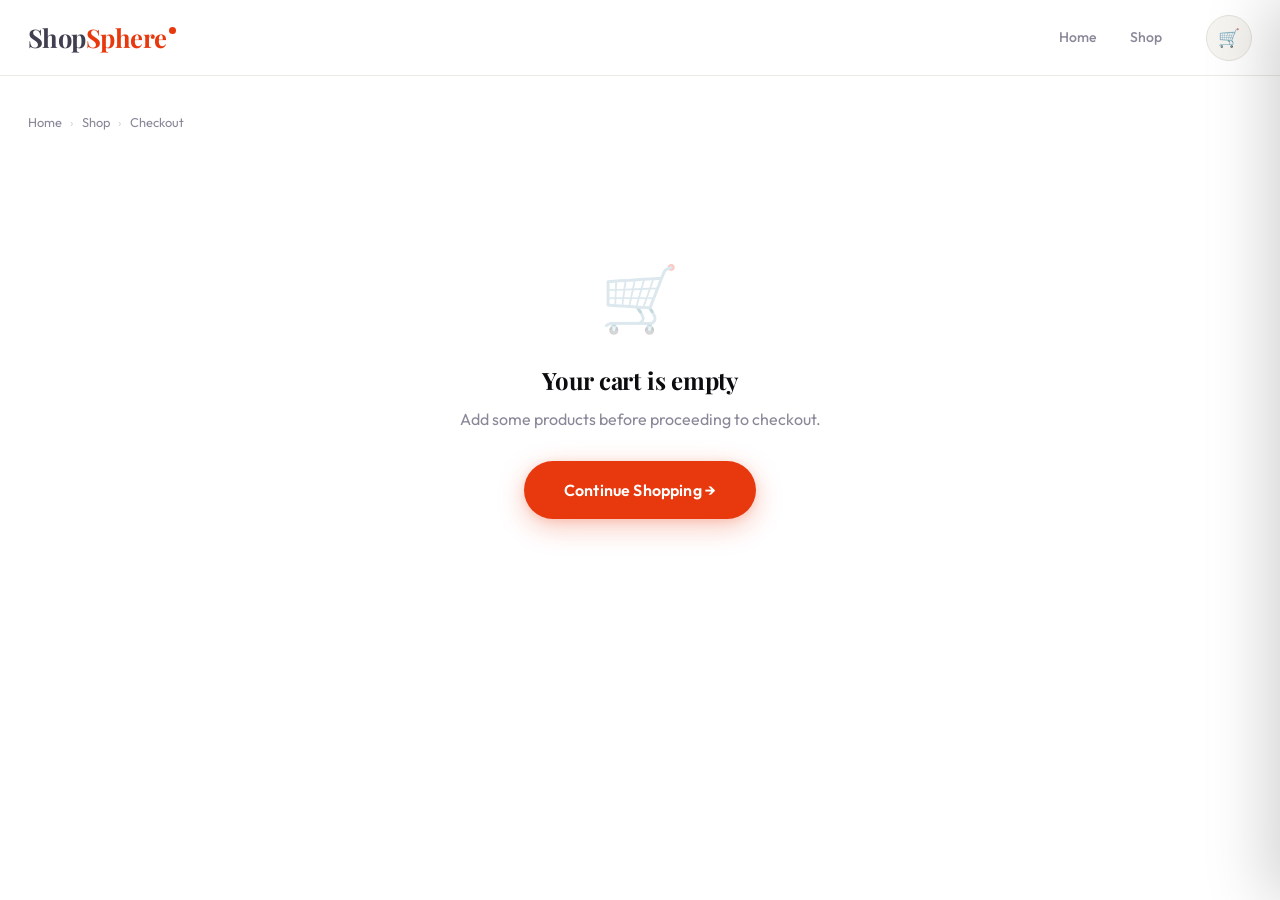
<file: checkout.html>
<!DOCTYPE html>
<html lang="en">
<head>
  <meta charset="UTF-8" />
  <meta name="viewport" content="width=device-width, initial-scale=1.0" />
  <title>Checkout — ShopSphere Nigeria</title>
  <link rel="stylesheet" href="style.css" />
</head>
<body>

<nav class="navbar">
  <div class="container nav-inner">
    <a href="index.html" class="nav-logo">Shop<span class="c">Sphere</span><span class="dot"></span></a>
    <div class="nav-links">
      <a href="index.html">Home</a>
      <a href="shop.html">Shop</a>
    </div>
    <div class="nav-actions">
      <button class="cart-btn" id="open-cart-btn">
        🛒<span class="cart-count" style="display:none">0</span>
      </button>
      <button class="hamburger"><span></span><span></span><span></span></button>
    </div>
  </div>
</nav>
<div class="mobile-menu">
  <a href="index.html">🏠 Home</a>
  <a href="shop.html">🛍️ Shop</a>
  <a href="checkout.html">💳 Checkout</a>
</div>

<div class="checkout-page">
  <div class="container">

    <!-- Breadcrumb -->
    <div class="breadcrumb" style="margin-bottom:32px">
      <a href="index.html">Home</a><span class="bc-sep">›</span>
      <a href="shop.html">Shop</a><span class="bc-sep">›</span>
      <span>Checkout</span>
    </div>

    <!-- Empty cart notice -->
    <div id="empty-cart-notice" style="display:none; text-align:center; padding:80px 0">
      <div style="font-size:4rem; margin-bottom:16px; opacity:0.28">🛒</div>
      <h2 style="font-family:var(--font-serif); margin-bottom:12px">Your cart is empty</h2>
      <p style="color:var(--text-muted); margin-bottom:28px">Add some products before proceeding to checkout.</p>
      <a href="shop.html" class="btn btn-primary btn-lg">Continue Shopping →</a>
    </div>

    <!-- Checkout content -->
    <div id="checkout-content">
      <h1 style="font-family:var(--font-serif); font-size:clamp(1.6rem,3vw,2.2rem); margin-bottom:32px">Complete Your Order</h1>

      <div class="checkout-grid">

        <!-- LEFT: Form -->
        <div>

          <!-- Customer info -->
          <div class="form-block" style="margin-bottom:20px">
            <div class="form-block-ttl">📋 Customer Information</div>
            <div class="form-row-2">
              <div class="form-field">
                <label class="form-lbl" for="full-name">Full Name *</label>
                <input type="text" id="full-name" class="form-ctrl" placeholder="e.g. Adaeze Okafor" />
              </div>
              <div class="form-field">
                <label class="form-lbl" for="phone">Phone Number *</label>
                <input type="tel" id="phone" class="form-ctrl" placeholder="e.g. 08012345678" />
              </div>
            </div>
            <div class="form-field">
              <label class="form-lbl" for="email">Email Address</label>
              <input type="email" id="email" class="form-ctrl" placeholder="adaeze@email.com (optional)" />
            </div>
            <div class="form-field" style="margin-bottom:0">
              <label class="form-lbl" for="address">Delivery Address *</label>
              <textarea id="address" class="form-ctrl" rows="3" placeholder="House number, street, area, city…"></textarea>
            </div>
          </div>

          <!-- Delivery Zone -->
          <div class="form-block" style="margin-bottom:20px">
            <div class="form-block-ttl">📍 Delivery Zone</div>
            <div id="zone-options">
              <!-- rendered by JS -->
            </div>
          </div>

          <!-- Delivery Method -->
          <div class="form-block">
            <div class="form-block-ttl">🚚 Delivery Method</div>
            <label class="meth-opt">
              <input type="radio" name="delivery-method" value="dispatch" checked />
              <span class="z-ico">🏍️</span>
              <div style="flex:1">
                <div class="z-name">Dispatch Rider</div>
                <div class="z-desc">Delivered straight to your door</div>
              </div>
              <span class="z-fee" id="dispatch-price">Select zone above</span>
            </label>
            <label class="meth-opt">
              <input type="radio" name="delivery-method" value="pickup" />
              <span class="z-ico">🏪</span>
              <div style="flex:1">
                <div class="z-name">Pickup at Store</div>
                <div class="z-desc">12 Oke-Lantoro St, Abeokuta</div>
              </div>
              <span class="z-fee free">FREE</span>
            </label>
            <div style="margin-top:18px">
              <label class="form-lbl" for="order-notes">Order Notes (Optional)</label>
              <textarea id="order-notes" class="form-ctrl" rows="2" placeholder="Any special instructions…"></textarea>
            </div>
          </div>
        </div>

        <!-- RIGHT: Order summary -->
        <div class="order-sticky">
          <div class="order-card">
            <div class="oc-head">
              <h3>Order Summary</h3>
            </div>
            <div class="oc-items" id="order-items-list">
              <!-- rendered by JS -->
            </div>
            <div class="oc-totals">
              <div class="oc-line"><span>Subtotal</span><span id="summary-subtotal">₦0</span></div>
              <div class="oc-line"><span>Delivery Fee</span><span id="summary-delivery" style="color:var(--primary)">—</span></div>
              <div class="oc-line grand"><span>Total</span><span class="v" id="summary-total">₦0</span></div>
            </div>
            <div class="oc-cta">
              <button class="wa-btn" onclick="placeOrder()">
                <span style="font-size:1.2rem">💬</span>
                <span>Order via WhatsApp</span>
              </button>
            </div>
          </div>
          <p style="font-size:0.76rem; color:var(--text-muted); text-align:center; margin-top:12px; line-height:1.6">
            By placing your order you agree to our <a href="#" style="color:var(--primary)">Terms of Service</a>. Your details will be sent to our WhatsApp for confirmation.
          </p>
        </div>

      </div><!-- /checkout-grid -->
    </div><!-- /checkout-content -->

  </div>
</div>

<!-- CART SIDEBAR -->
<div class="cart-overlay" id="cart-overlay"></div>
<aside class="cart-sidebar" id="cart-sidebar">
  <div class="cart-head">
    <h2 class="cart-head-title">🛒 Cart</h2>
    <span class="cart-ct-bubble" id="cart-ct-label">0</span>
    <button class="cart-close" id="close-cart-btn">✕</button>
  </div>
  <div class="cart-body" id="cart-items-body"></div>
  <div class="cart-foot" id="cart-footer" style="display:none">
    <div class="ct-row"><span>Subtotal</span><span id="cart-subtotal-val">₦0</span></div>
    <div class="ct-grand"><span>Total</span><span class="v" id="cart-total-val">₦0</span></div>
    <a href="checkout.html" class="btn btn-primary btn-block btn-lg">Checkout →</a>
  </div>
</aside>

<button class="back-to-top" id="back-to-top">↑</button>

<script src="core.js"></script>
<script>
  const WHATSAPP_NUMBER = "2348012345678";
  let selectedZone = DELIVERY_ZONES[0];
  let deliveryFee  = DELIVERY_ZONES[0].fee;
  let usePickup    = false;

  function initCheckout() {
    const items = Cart.get();
    if (items.length === 0) {
      document.getElementById("checkout-content").style.display = "none";
      document.getElementById("empty-cart-notice").style.display = "block";
      return;
    }
    renderZones();
    renderOrderItems();
    updateTotals();
    document.querySelectorAll('input[name="delivery-method"]').forEach(radio => {
      radio.addEventListener("change", e => {
        usePickup = e.target.value === "pickup";
        updateTotals();
      });
    });
  }

  function renderZones() {
    const icons = ["🏙️","🌆","🏘️","🗺️"];
    document.getElementById("zone-options").innerHTML = DELIVERY_ZONES.map((z, i) => `
      <label class="zone-opt">
        <input type="radio" name="zone" value="${z.id}" ${i === 0 ? "checked" : ""} onchange="selectZone('${z.id}')" />
        <span class="z-ico">${icons[i] || "📍"}</span>
        <div style="flex:1">
          <div class="z-name">${z.name}</div>
          <div class="z-desc">${z.desc}</div>
        </div>
        <span class="z-fee">${formatPrice(z.fee)}</span>
      </label>
    `).join("");
  }

  function selectZone(id) {
    selectedZone = DELIVERY_ZONES.find(z => z.id === id) || DELIVERY_ZONES[0];
    deliveryFee  = selectedZone.fee;
    document.getElementById("dispatch-price").textContent = formatPrice(deliveryFee);
    updateTotals();
  }

  function renderOrderItems() {
    const items = Cart.get();
    document.getElementById("order-items-list").innerHTML = items.map(item => {
      const p = getProductById(item.id);
      if (!p) return "";
      return `
        <div class="oc-item">
          <div class="oc-img">${p.emoji}</div>
          <div style="flex:1">
            <div class="oc-name">${p.name}</div>
            <div class="oc-qty">Qty: ${item.qty}</div>
          </div>
          <div class="oc-price">${formatPrice(p.price * item.qty)}</div>
        </div>`;
    }).join("");
  }

  function updateTotals() {
    const subtotal = Cart.subtotal();
    const fee      = usePickup ? 0 : deliveryFee;
    const total    = subtotal + fee;
    document.getElementById("summary-subtotal").textContent = formatPrice(subtotal);
    document.getElementById("summary-delivery").textContent = usePickup ? "FREE (Pickup)" : formatPrice(fee);
    document.getElementById("summary-total").textContent    = formatPrice(total);
  }

  function placeOrder() {
    const name    = document.getElementById("full-name").value.trim();
    const phone   = document.getElementById("phone").value.trim();
    const address = document.getElementById("address").value.trim();

    if (!name)                  { showToast("Please enter your full name", "error");       document.getElementById("full-name").focus(); return; }
    if (!phone || phone.length < 10) { showToast("Please enter a valid phone number", "error"); document.getElementById("phone").focus(); return; }
    if (!usePickup && !address) { showToast("Please enter your delivery address", "error"); document.getElementById("address").focus(); return; }

    const items = Cart.get();
    if (items.length === 0) { showToast("Your cart is empty", "error"); return; }

    const subtotal = Cart.subtotal();
    const fee      = usePickup ? 0 : deliveryFee;
    const total    = subtotal + fee;
    const orderId  = generateOrderId();
    const notes    = document.getElementById("order-notes").value.trim();
    const deliveryMethodName = usePickup ? "Pickup at Store" : "Dispatch Rider";
    const zoneName = usePickup ? "N/A (Pickup)" : selectedZone.name;

    const itemLines = items.map(item => {
      const p = getProductById(item.id);
      return `  \u2022 ${p.name} \u00d7 ${item.qty} = ${formatPrice(p.price * item.qty)}`;
    }).join("\n");

    const message = [
      `\uD83D\uDED1 *NEW ORDER \u2014 ShopSphere*`,
      `\u2501\u2501\u2501\u2501\u2501\u2501\u2501\u2501\u2501\u2501\u2501\u2501\u2501\u2501\u2501\u2501\u2501\u2501\u2501`,
      `\uD83D\uDCE6 *Order ID:* ${orderId}`,
      ``,
      `\uD83D\uDC64 *CUSTOMER DETAILS*`,
      `  Name: ${name}`,
      `  Phone: ${phone}`,
      `  Address: ${usePickup ? "Pickup at store" : address}`,
      ``,
      `\uD83D\uDED2 *ORDER ITEMS*`,
      itemLines,
      ``,
      `\uD83D\uDE9A *DELIVERY*`,
      `  Method: ${deliveryMethodName}`,
      `  Zone: ${zoneName}`,
      `  Delivery Fee: ${usePickup ? "FREE" : formatPrice(fee)}`,
      ``,
      `\uD83D\uDCB0 *PRICE SUMMARY*`,
      `  Subtotal: ${formatPrice(subtotal)}`,
      `  Delivery: ${usePickup ? "FREE" : formatPrice(fee)}`,
      `  *TOTAL: ${formatPrice(total)}*`,
      notes ? `\n\uD83D\uDCDD *Notes:* ${notes}` : "",
      ``,
      `\u2501\u2501\u2501\u2501\u2501\u2501\u2501\u2501\u2501\u2501\u2501\u2501\u2501\u2501\u2501\u2501\u2501\u2501\u2501`,
      `_Sent via ShopSphere_`,
    ].filter(l => l !== null).join("\n");

    const orderData = { orderId, name, phone, address, items, subtotal, fee, total, deliveryMethodName, zoneName };
    localStorage.setItem("ss_last_order", JSON.stringify(orderData));

    window.open(`https://wa.me/${WHATSAPP_NUMBER}?text=${encodeURIComponent(message)}`, "_blank");

    setTimeout(() => {
      Cart.clear();
      window.location.href = "confirm.html";
    }, 800);
  }

  initCheckout();
</script>
</body>
</html>
</file>
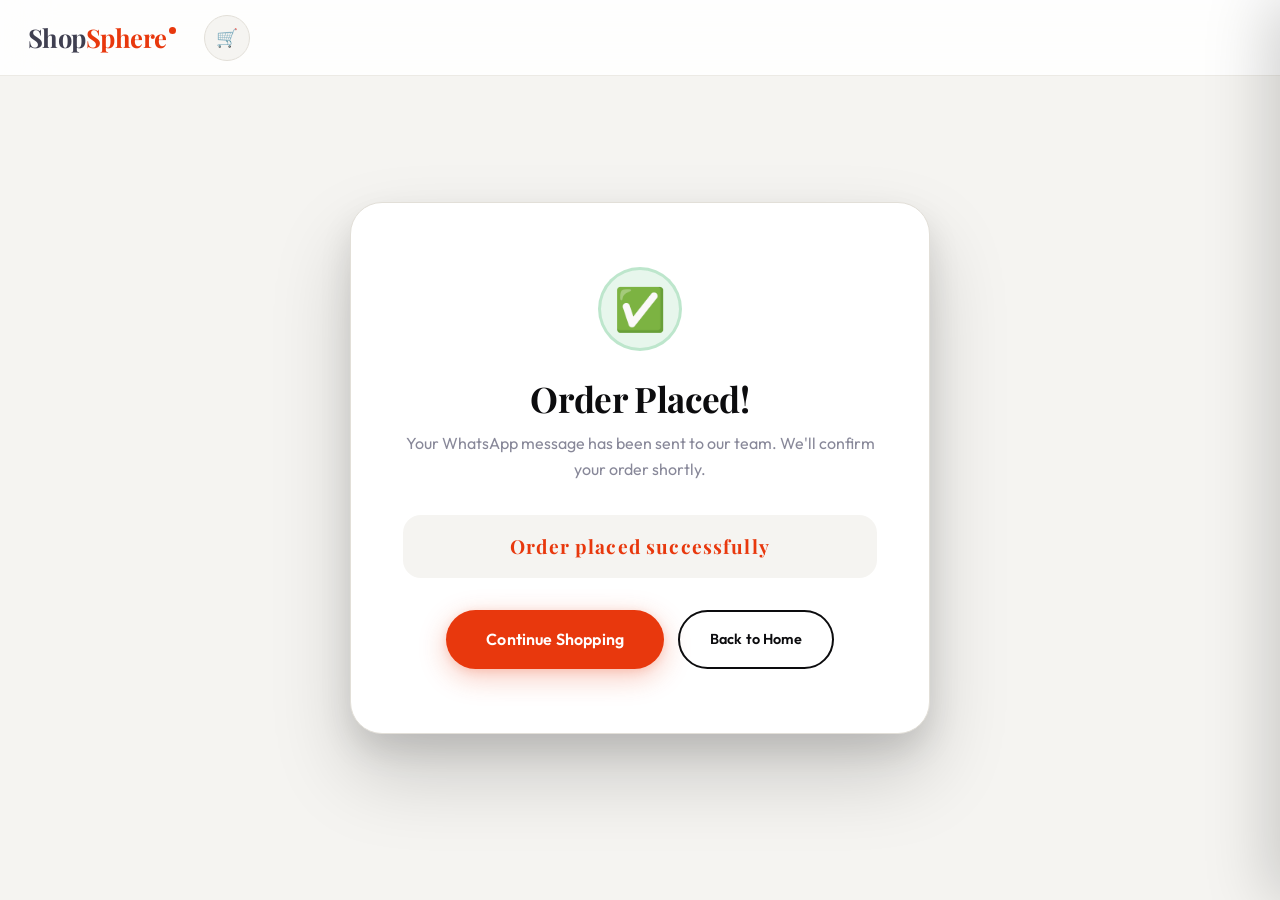
<file: confirm.html>
<!DOCTYPE html>
<html lang="en">
<head>
  <meta charset="UTF-8" />
  <meta name="viewport" content="width=device-width, initial-scale=1.0" />
  <title>Order Confirmed — ShopSphere</title>
  <link rel="stylesheet" href="style.css" />
</head>
<body>
<nav class="navbar">
  <div class="container nav-inner">
    <a href="index.html" class="nav-logo">Shop<span class="c">Sphere</span><span class="dot"></span></a>
    <div class="nav-actions">
      <button class="cart-btn" id="open-cart-btn">🛒<span class="cart-count" style="display:none">0</span></button>
    </div>
  </div>
</nav>

<div class="confirm-page">
  <div class="confirm-card">
    <div class="confirm-ico">✅</div>
    <h1 class="confirm-title">Order Placed!</h1>
    <p class="confirm-sub">Your WhatsApp message has been sent to our team. We'll confirm your order shortly.</p>
    <div class="confirm-id" id="confirm-order-id">Loading…</div>

    <div id="confirm-summary" style="text-align:left; margin-bottom:28px; font-size:0.9rem">
      <!-- rendered by JS -->
    </div>

    <div class="confirm-btns">
      <a href="shop.html" class="btn btn-primary btn-lg">Continue Shopping</a>
      <a href="index.html" class="btn btn-outline">Back to Home</a>
    </div>
  </div>
</div>

<div class="cart-overlay" id="cart-overlay"></div>
<aside class="cart-sidebar" id="cart-sidebar">
  <div class="cart-head">
    <h2 class="cart-head-title">🛒 Cart</h2>
    <span class="cart-ct-bubble" id="cart-ct-label">0</span>
    <button class="cart-close" id="close-cart-btn">✕</button>
  </div>
  <div class="cart-body" id="cart-items-body"></div>
  <div class="cart-foot" id="cart-footer" style="display:none">
    <div class="ct-row"><span>Subtotal</span><span id="cart-subtotal-val">₦0</span></div>
    <div class="ct-grand"><span>Total</span><span class="v" id="cart-total-val">₦0</span></div>
    <a href="checkout.html" class="btn btn-primary btn-block btn-lg">Checkout →</a>
  </div>
</aside>

<script src="core.js"></script>
<script>
  const order = JSON.parse(localStorage.getItem("ss_last_order") || "{}");

  if (order.orderId) {
    document.getElementById("confirm-order-id").textContent = `Order #${order.orderId}`;

    const items = (order.items || []).map(item => {
      const p = getProductById(item.id);
      return p ? `<div style="display:flex;justify-content:space-between;padding:6px 0;border-bottom:1px solid var(--border)"><span>${p.emoji} ${p.name} ×${item.qty}</span><span style="font-weight:600;color:var(--primary)">${formatPrice(p.price * item.qty)}</span></div>` : "";
    }).join("");

    document.getElementById("confirm-summary").innerHTML = `
      <div style="background:var(--surface-2);border-radius:var(--radius-md);padding:20px 22px">
        <div style="font-weight:700;font-family:var(--font-display);margin-bottom:14px">📦 Order Details</div>
        <div style="margin-bottom:10px;font-size:0.83rem;color:var(--text-secondary)">
          <div><strong>Customer:</strong> ${order.name}</div>
          <div><strong>Phone:</strong> ${order.phone}</div>
          <div><strong>Delivery:</strong> ${order.deliveryMethodName} — ${order.zoneName}</div>
        </div>
        ${items}
        <div style="display:flex;justify-content:space-between;padding-top:12px;font-family:var(--font-display);font-weight:800;font-size:1.05rem">
          <span>Order Total</span><span style="color:var(--primary)">${formatPrice(order.total)}</span>
        </div>
      </div>
    `;
  } else {
    document.getElementById("confirm-order-id").textContent = "Order placed successfully";
  }
</script>
</body>
</html>
</file>
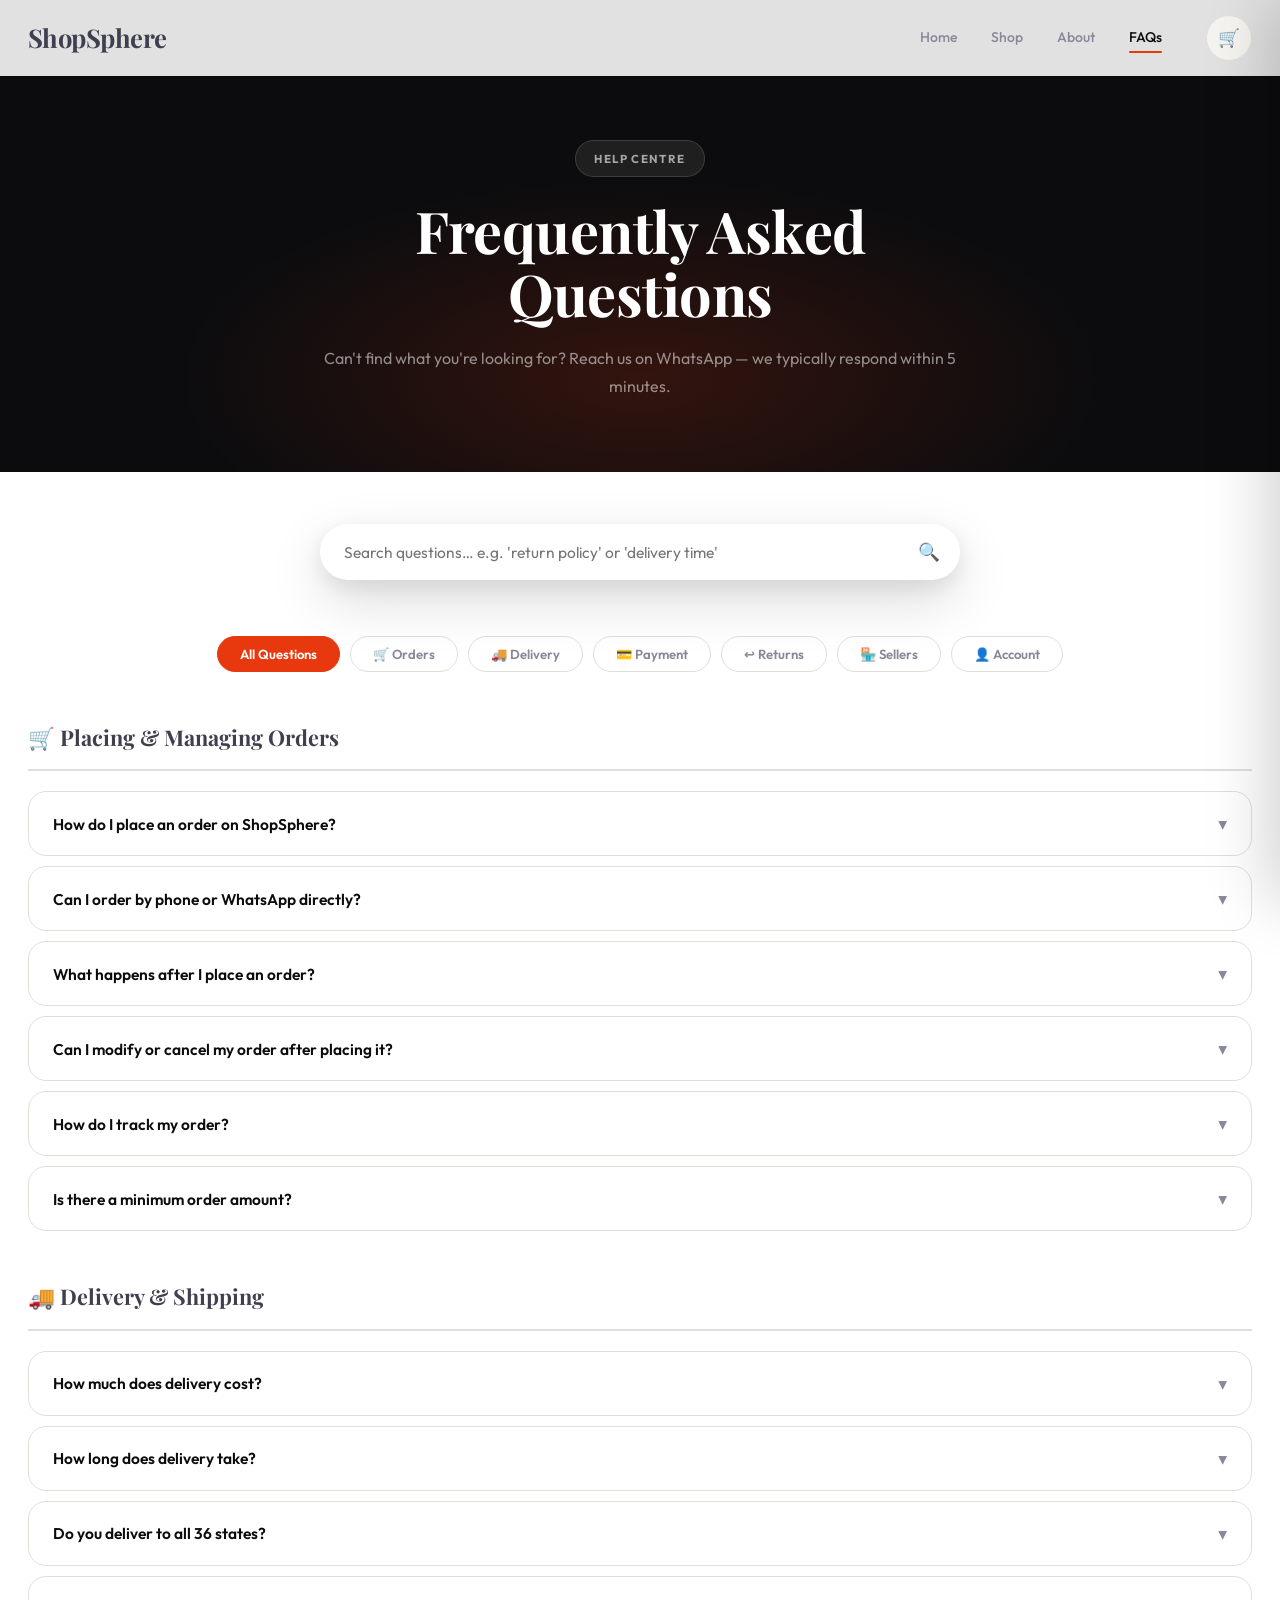
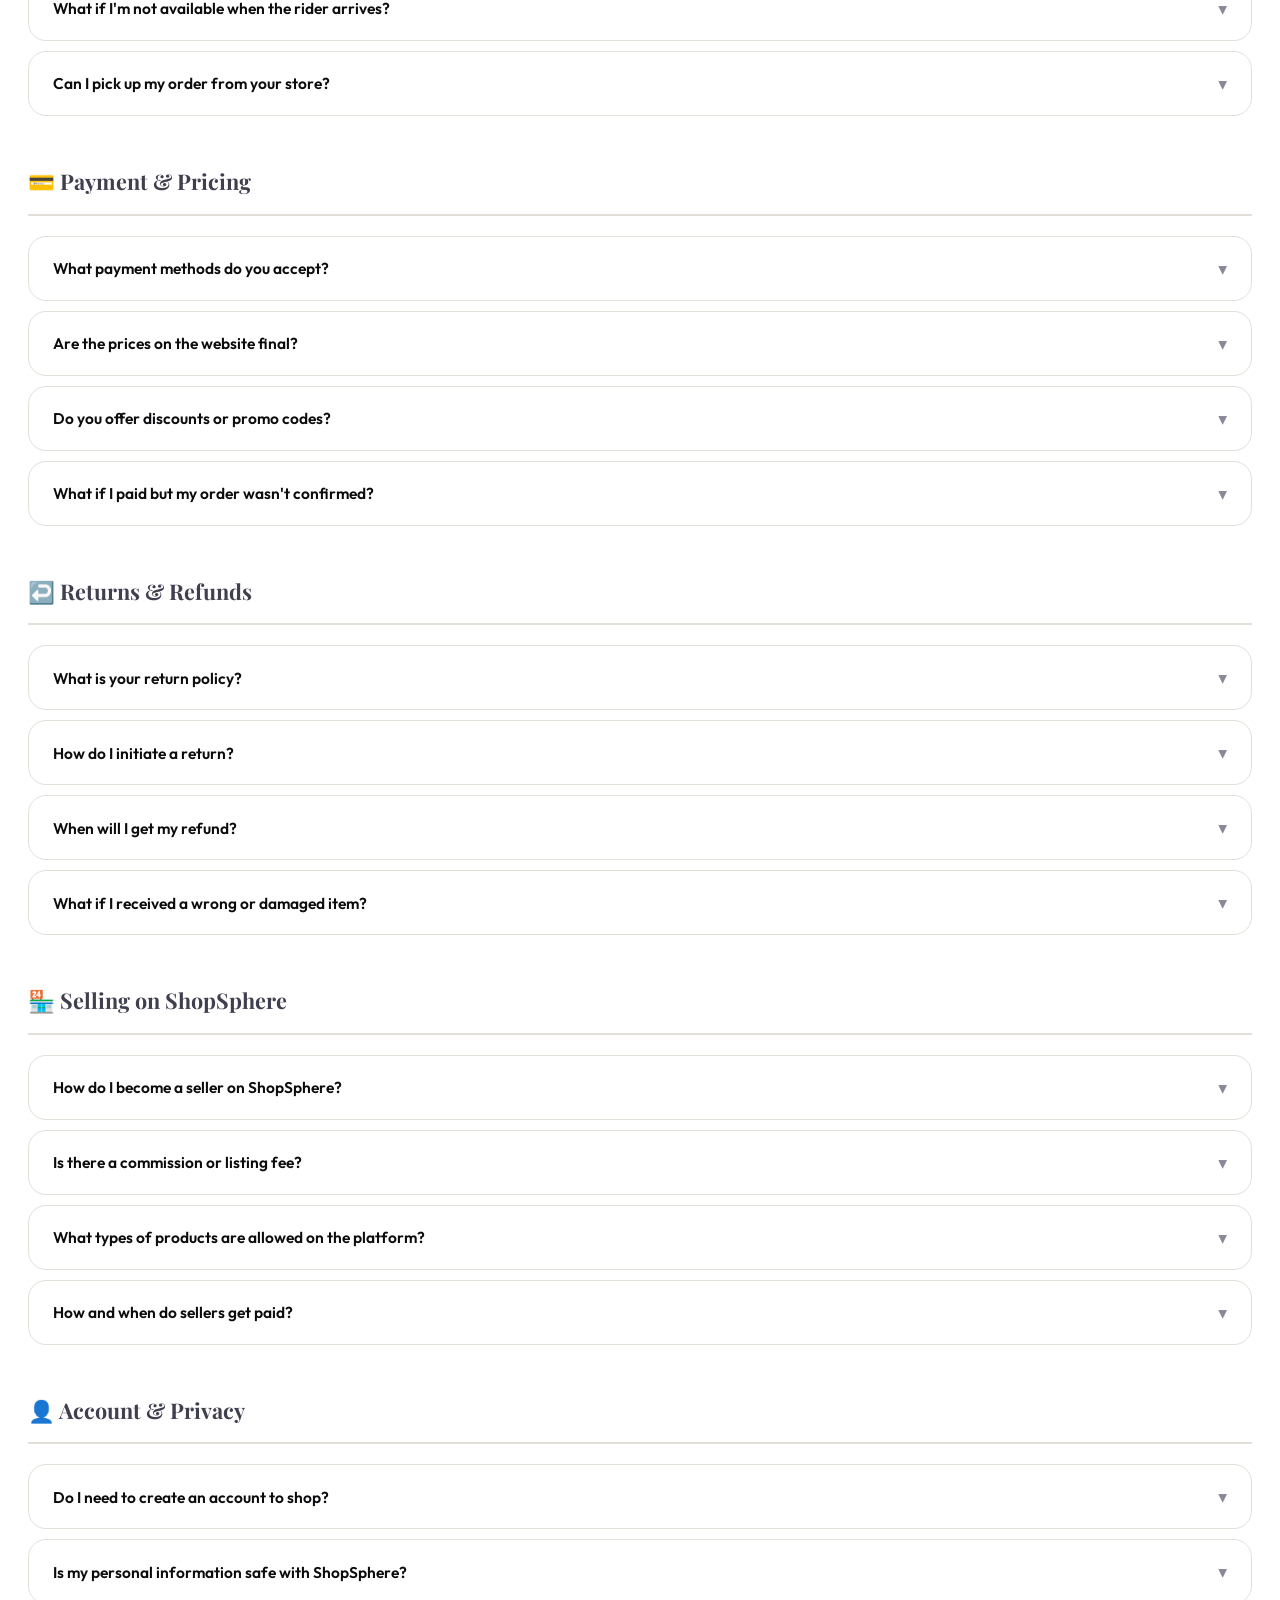
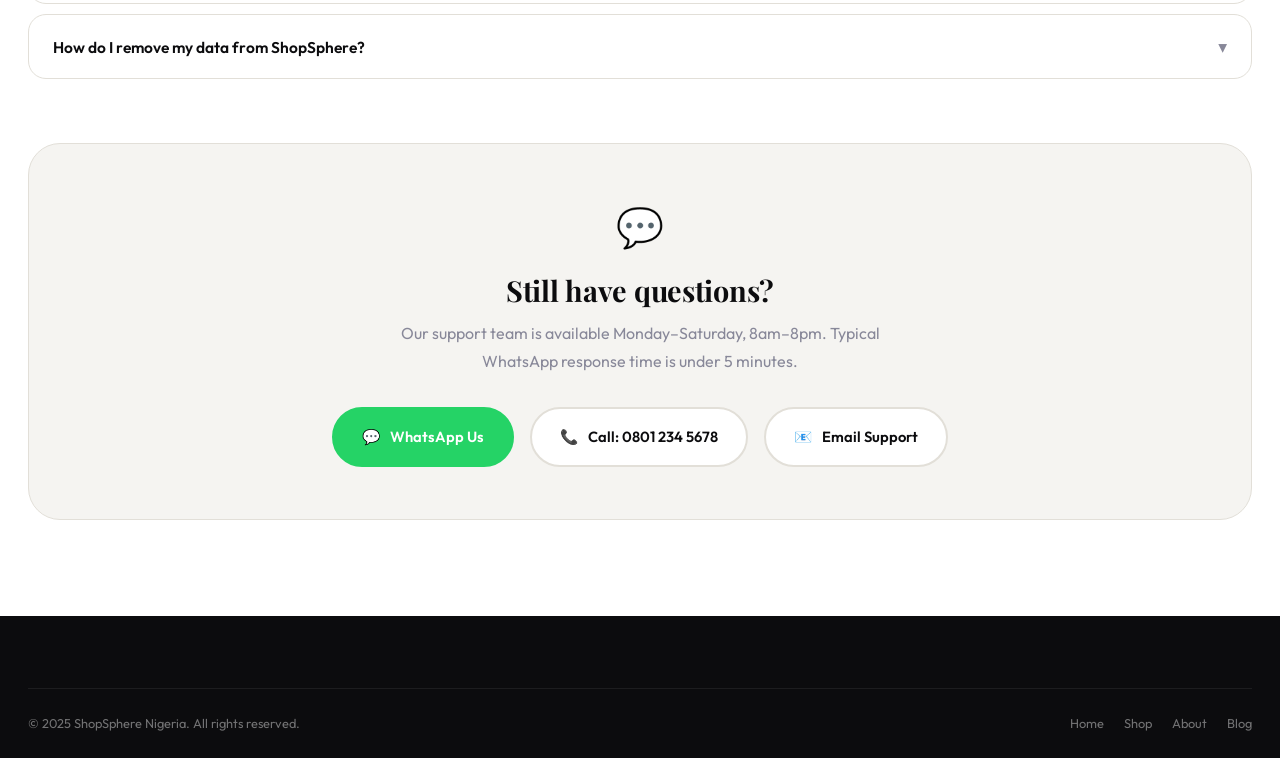
<file: faq.html>
<!DOCTYPE html>
<html lang="en">
<head>
  <meta charset="UTF-8" />
  <meta name="viewport" content="width=device-width, initial-scale=1.0" />
  <title>Frequently Asked Questions — ShopSphere Nigeria</title>
  <meta name="description" content="Answers to common questions about shopping on ShopSphere — delivery times, payment methods, returns, seller registration, and more." />
  <link rel="stylesheet" href="style.css" />
  <style>
    .faq-hero {
      background: var(--ink);
      padding: calc(var(--nav-h) + 64px) 0 72px;
      position: relative;
      overflow: hidden;
      text-align: center;
    }
    .faq-hero::before {
      content: '';
      position: absolute; inset: 0;
      background: radial-gradient(ellipse 60% 70% at 50% 80%, rgba(232,56,13,0.18) 0%, transparent 60%);
    }
    .faq-hero-inner { position: relative; z-index: 2; max-width: 640px; margin: 0 auto; }
    .faq-hero-tag {
      display: inline-flex; align-items: center; gap: 8px;
      background: rgba(255,255,255,0.08); border: 1px solid rgba(255,255,255,0.14);
      border-radius: var(--r-full); padding: 8px 18px; margin-bottom: 22px;
      font-size: 0.72rem; font-weight: 700; letter-spacing: 0.12em;
      text-transform: uppercase; color: rgba(255,255,255,0.6);
    }
    .faq-hero-title {
      font-family: var(--font-serif);
      font-size: clamp(2.2rem, 4.5vw, 3.6rem);
      color: #fff; line-height: 1.1; margin-bottom: 18px;
    }
    .faq-hero-sub {
      color: rgba(255,255,255,0.52);
      font-size: 1rem; line-height: 1.75;
    }

    /* Search bar */
    .faq-search-wrap {
      max-width: 560px; margin: -28px auto 0;
      position: relative; z-index: 10;
    }
    .faq-search {
      width: 100%; padding: 18px 56px 18px 24px;
      border: none; border-radius: var(--r-full);
      font-size: 0.97rem; font-family: var(--font-sans);
      box-shadow: var(--shadow-xl);
      background: #fff; color: var(--text-head);
    }
    .faq-search:focus { outline: 2px solid var(--primary); outline-offset: 2px; }
    .faq-search-icon {
      position: absolute; right: 20px; top: 50%; transform: translateY(-50%);
      font-size: 1.1rem; pointer-events: none;
    }

    /* Category filter tabs */
    .faq-tabs {
      display: flex; flex-wrap: wrap; gap: 10px;
      justify-content: center; margin-bottom: 48px;
    }
    .faq-tab {
      padding: 9px 22px; border-radius: var(--r-full);
      font-size: 0.82rem; font-weight: 600;
      border: 1.5px solid var(--border);
      background: #fff; color: var(--text-muted);
      cursor: pointer; transition: all var(--t) var(--ease);
    }
    .faq-tab:hover { border-color: var(--primary); color: var(--primary); }
    .faq-tab.active { background: var(--primary); color: #fff; border-color: var(--primary); }

    /* FAQ accordion */
    .faq-group { margin-bottom: 48px; }
    .faq-group-title {
      font-family: var(--font-serif);
      font-size: 1.35rem; font-weight: 700;
      margin-bottom: 20px; padding-bottom: 14px;
      border-bottom: 2px solid var(--border);
      display: flex; align-items: center; gap: 10px;
    }
    .faq-item {
      border: 1px solid var(--border);
      border-radius: var(--r-lg);
      margin-bottom: 10px;
      overflow: hidden;
      transition: box-shadow var(--t) var(--ease);
    }
    .faq-item:hover { box-shadow: var(--shadow-sm); }
    .faq-item.open { box-shadow: var(--shadow-md); border-color: rgba(232,56,13,0.25); }
    .faq-q {
      width: 100%; background: none; border: none;
      padding: 20px 24px; cursor: pointer;
      display: flex; align-items: center; justify-content: space-between; gap: 16px;
      font-family: var(--font-sans); font-size: 0.97rem;
      font-weight: 600; color: var(--text-head); text-align: left;
      transition: background var(--t) var(--ease);
    }
    .faq-q:hover { background: var(--smoke); }
    .faq-item.open .faq-q { background: var(--smoke); color: var(--primary); }
    .faq-chevron {
      font-size: 1.1rem; flex-shrink: 0;
      transition: transform var(--t) var(--ease); color: var(--text-muted);
    }
    .faq-item.open .faq-chevron { transform: rotate(180deg); color: var(--primary); }
    .faq-a {
      max-height: 0; overflow: hidden;
      transition: max-height 0.35s ease, padding 0.25s ease;
      padding: 0 24px;
      font-size: 0.93rem; line-height: 1.8; color: var(--text-body);
    }
    .faq-item.open .faq-a { max-height: 600px; padding: 0 24px 22px; }
    .faq-a a { color: var(--primary); font-weight: 600; text-decoration: underline; text-underline-offset: 3px; }
    .faq-a ul { margin: 10px 0 10px 20px; }
    .faq-a ul li { margin-bottom: 6px; list-style: disc; }

    /* No results */
    .faq-no-results { text-align: center; padding: 64px 0; display: none; }
    .faq-no-results.show { display: block; }

    /* Contact band */
    .still-need-help {
      background: var(--smoke);
      border: 1px solid var(--border);
      border-radius: var(--r-2xl);
      padding: 52px;
      text-align: center;
    }
    .still-need-help h3 {
      font-family: var(--font-serif);
      font-size: 1.8rem; margin-bottom: 12px;
    }
    .still-need-help p {
      color: var(--text-muted); max-width: 480px; margin: 0 auto 32px;
      line-height: 1.75;
    }
    .contact-options {
      display: flex; flex-wrap: wrap; gap: 16px; justify-content: center;
    }
    .contact-option {
      display: flex; align-items: center; gap: 10px;
      padding: 16px 28px; border-radius: var(--r-full);
      font-weight: 600; font-size: 0.92rem;
      border: 2px solid var(--border); background: #fff;
      transition: all var(--t) var(--ease); color: var(--text-head);
    }
    .contact-option:hover { border-color: var(--primary); color: var(--primary); transform: translateY(-2px); }
    .contact-option.wa { background: #25D366; color: #fff; border-color: #25D366; }
    .contact-option.wa:hover { background: #1ab857; transform: translateY(-2px); }

    @media(max-width: 600px) {
      .still-need-help { padding: 36px 20px; }
      .faq-search-wrap { margin-top: -20px; }
    }
  </style>
</head>
<body>

<!-- NAVBAR -->
<nav class="navbar">
  <div class="container nav-inner">
    <a href="index.html" class="nav-logo">Shop<span>Sphere</span><span class="nav-logo-dot"></span></a>
    <div class="nav-links">
      <a href="index.html">Home</a>
      <a href="shop.html">Shop</a>
      <a href="about.html">About</a>
      <a href="faq.html" class="active">FAQs</a>
    </div>
    <div class="nav-actions">
      <button class="cart-btn" id="open-cart-btn">
        🛒<span class="cart-count" style="display:none">0</span>
      </button>
      <button class="hamburger"><span></span><span></span><span></span></button>
    </div>
  </div>
</nav>
<div class="mobile-menu">
  <a href="index.html">🏠 Home</a>
  <a href="shop.html">🛍️ Shop</a>
  <a href="about.html">ℹ️ About Us</a>
  <a href="faq.html">❓ FAQs</a>
  <a href="checkout.html">💳 Checkout</a>
</div>

<!-- HERO -->
<section class="faq-hero">
  <div class="container">
    <div class="faq-hero-inner">
      <div class="faq-hero-tag">Help Centre</div>
      <h1 class="faq-hero-title">Frequently Asked Questions</h1>
      <p class="faq-hero-sub">Can't find what you're looking for? Reach us on WhatsApp — we typically respond within 5 minutes.</p>
    </div>
  </div>
</section>

<!-- SEARCH -->
<div class="container" style="padding-top:52px; padding-bottom:8px">
  <div class="faq-search-wrap" style="max-width:640px; margin: 0 auto">
    <input type="text" class="faq-search" id="faq-search" placeholder="Search questions… e.g. 'return policy' or 'delivery time'" autocomplete="off" />
    <span class="faq-search-icon">🔍</span>
  </div>
</div>

<!-- CONTENT -->
<section class="section" style="padding-top:48px">
  <div class="container">

    <!-- CATEGORY TABS -->
    <div class="faq-tabs" id="faq-tabs">
      <button class="faq-tab active" data-cat="all">All Questions</button>
      <button class="faq-tab" data-cat="orders">🛒 Orders</button>
      <button class="faq-tab" data-cat="delivery">🚚 Delivery</button>
      <button class="faq-tab" data-cat="payment">💳 Payment</button>
      <button class="faq-tab" data-cat="returns">↩️ Returns</button>
      <button class="faq-tab" data-cat="sellers">🏪 Sellers</button>
      <button class="faq-tab" data-cat="account">👤 Account</button>
    </div>

    <div id="faq-content">

      <!-- ORDERS -->
      <div class="faq-group" data-cat="orders">
        <div class="faq-group-title">🛒 Placing & Managing Orders</div>

        <div class="faq-item">
          <button class="faq-q">How do I place an order on ShopSphere? <span class="faq-chevron">▾</span></button>
          <div class="faq-a">
            Browse our shop, add items to your cart, then head to Checkout. Fill in your name, phone, and delivery address, choose your delivery zone and method, then click <strong>"Order via WhatsApp"</strong>. This opens a pre-filled WhatsApp message to our team — just hit send! We'll confirm your order within minutes and arrange delivery.
          </div>
        </div>

        <div class="faq-item">
          <button class="faq-q">Can I order by phone or WhatsApp directly? <span class="faq-chevron">▾</span></button>
          <div class="faq-a">
            Absolutely. You can chat with us directly on <a href="https://wa.me/2348012345678">+234 801 234 5678</a> to place an order, ask about stock availability, or request products not yet listed on the website. Our team is available Monday–Saturday, 8am–8pm.
          </div>
        </div>

        <div class="faq-item">
          <button class="faq-q">What happens after I place an order? <span class="faq-chevron">▾</span></button>
          <div class="faq-a">
            Once your WhatsApp message is received, our team:
            <ul>
              <li>Confirms item availability (usually within 15 minutes)</li>
              <li>Sends you a payment account number (bank transfer)</li>
              <li>Processes your order after payment is confirmed</li>
              <li>Assigns a dispatch rider or courier and sends you a tracking update</li>
            </ul>
            You'll receive a confirmation message at each stage.
          </div>
        </div>

        <div class="faq-item">
          <button class="faq-q">Can I modify or cancel my order after placing it? <span class="faq-chevron">▾</span></button>
          <div class="faq-a">
            Yes — as long as your order has not yet been dispatched. Contact us on WhatsApp as soon as possible. Once an order has been handed to a dispatch rider or courier, we cannot cancel it, but you can still initiate a return once it arrives.
          </div>
        </div>

        <div class="faq-item">
          <button class="faq-q">How do I track my order? <span class="faq-chevron">▾</span></button>
          <div class="faq-a">
            After your order is dispatched, we'll send you a WhatsApp update with an estimated delivery time and, where available, a tracking link. For same-day Abeokuta deliveries, the rider may contact you directly by phone. If you haven't received an update within 24 hours of placing your order, please reach out on WhatsApp.
          </div>
        </div>

        <div class="faq-item">
          <button class="faq-q">Is there a minimum order amount? <span class="faq-chevron">▾</span></button>
          <div class="faq-a">
            No minimum order amount. You can order a single ₦2,500 item if you like. However, for very low-value orders, the delivery fee may exceed the product price, so pickup at our store (12 Oke-Lantoro Street, Abeokuta) might be a more cost-effective option.
          </div>
        </div>
      </div>

      <!-- DELIVERY -->
      <div class="faq-group" data-cat="delivery">
        <div class="faq-group-title">🚚 Delivery & Shipping</div>

        <div class="faq-item">
          <button class="faq-q">How much does delivery cost? <span class="faq-chevron">▾</span></button>
          <div class="faq-a">
            Our delivery fees are:
            <ul>
              <li><strong>Zone A (Abeokuta & Ogun State):</strong> ₦1,000</li>
              <li><strong>Zone B (Lagos State):</strong> ₦3,000</li>
              <li><strong>Zone C (South-West: Oyo, Osun, Ekiti, Ondo):</strong> ₦4,500</li>
              <li><strong>Zone D (All other Nigerian states):</strong> ₦6,000</li>
              <li><strong>Store Pickup (Abeokuta):</strong> FREE</li>
            </ul>
            Fees are flat-rate regardless of order size or weight.
          </div>
        </div>

        <div class="faq-item">
          <button class="faq-q">How long does delivery take? <span class="faq-chevron">▾</span></button>
          <div class="faq-a">
            <ul>
              <li><strong>Abeokuta (same-day):</strong> Orders placed before 1pm are typically delivered by 6pm on the same business day.</li>
              <li><strong>Lagos:</strong> 1–2 business days</li>
              <li><strong>South-West states:</strong> 2–3 business days</li>
              <li><strong>Other states:</strong> 3–5 business days</li>
            </ul>
            Deliveries happen Monday–Saturday. Public holidays may add 1 extra day.
          </div>
        </div>

        <div class="faq-item">
          <button class="faq-q">Do you deliver to all 36 states? <span class="faq-chevron">▾</span></button>
          <div class="faq-a">
            Yes, we deliver nationwide across all 36 states and the FCT. For very remote locations, delivery may take up to 7 business days and we'll discuss this with you when confirming your order.
          </div>
        </div>

        <div class="faq-item">
          <button class="faq-q">What if I'm not available when the rider arrives? <span class="faq-chevron">▾</span></button>
          <div class="faq-a">
            The rider will call ahead before arriving. If you miss the delivery, they'll attempt redelivery the next business day at no extra charge. A third missed delivery may incur a ₦500 redelivery fee. You can also redirect the package to a trusted neighbour or colleague by informing us in advance.
          </div>
        </div>

        <div class="faq-item">
          <button class="faq-q">Can I pick up my order from your store? <span class="faq-chevron">▾</span></button>
          <div class="faq-a">
            Yes! Pickup is free and available at our store: <strong>12 Oke-Lantoro Street, Abeokuta, Ogun State</strong>. Hours are Monday–Saturday, 9am–6pm. Select "Pickup at Store" at checkout and we'll notify you when your order is ready (usually within 2 hours for in-stock items).
          </div>
        </div>
      </div>

      <!-- PAYMENT -->
      <div class="faq-group" data-cat="payment">
        <div class="faq-group-title">💳 Payment & Pricing</div>

        <div class="faq-item">
          <button class="faq-q">What payment methods do you accept? <span class="faq-chevron">▾</span></button>
          <div class="faq-a">
            We currently accept:
            <ul>
              <li><strong>Bank Transfer:</strong> Our account details are sent via WhatsApp after your order is confirmed.</li>
              <li><strong>Cash on Delivery:</strong> Available for Abeokuta same-day orders only. A ₦200 COD handling fee applies.</li>
              <li><strong>USSD / Mobile Transfer:</strong> All major Nigerian banks supported.</li>
            </ul>
            We do not accept cheques. Online card payment is coming soon.
          </div>
        </div>

        <div class="faq-item">
          <button class="faq-q">Are the prices on the website final? <span class="faq-chevron">▾</span></button>
          <div class="faq-a">
            Yes. The prices displayed on ShopSphere are the prices you pay — no hidden fees, no markup at checkout (other than the stated delivery fee). We update our prices periodically to reflect market rates and any ongoing promotions.
          </div>
        </div>

        <div class="faq-item">
          <button class="faq-q">Do you offer discounts or promo codes? <span class="faq-chevron">▾</span></button>
          <div class="faq-a">
            Yes! We run regular flash sales and seasonal promotions (look for "Sale" and "Hot🔥" badges on products). To receive exclusive discount codes, follow us on Instagram and join our WhatsApp broadcast list. Just send "SUBSCRIBE" to <a href="https://wa.me/2348012345678">+234 801 234 5678</a>.
          </div>
        </div>

        <div class="faq-item">
          <button class="faq-q">What if I paid but my order wasn't confirmed? <span class="faq-chevron">▾</span></button>
          <div class="faq-a">
            This is rare but if it happens, please send proof of payment (bank debit alert or transfer receipt) directly to our WhatsApp. We'll verify the payment and confirm your order within 30 minutes. If we cannot confirm the payment within 2 hours, a full refund is issued to your account by the next business day.
          </div>
        </div>
      </div>

      <!-- RETURNS -->
      <div class="faq-group" data-cat="returns">
        <div class="faq-group-title">↩️ Returns & Refunds</div>

        <div class="faq-item">
          <button class="faq-q">What is your return policy? <span class="faq-chevron">▾</span></button>
          <div class="faq-a">
            We offer a <strong>7-day return window</strong> from the date of delivery. To qualify for a return, items must be:
            <ul>
              <li>Unused and in original condition</li>
              <li>In original packaging with all accessories included</li>
              <li>Accompanied by proof of purchase (order ID or WhatsApp confirmation)</li>
            </ul>
            Perishable food items are not eligible for return unless the product arrived damaged or expired.
          </div>
        </div>

        <div class="faq-item">
          <button class="faq-q">How do I initiate a return? <span class="faq-chevron">▾</span></button>
          <div class="faq-a">
            Simply message us on WhatsApp with your order ID and reason for return. We'll arrange a pickup (free for defective/wrong items, ₦500 for change-of-mind returns within Abeokuta). For customers outside Abeokuta, you'll ship the item back to us and we'll reimburse the shipping cost for valid defective/wrong-item returns.
          </div>
        </div>

        <div class="faq-item">
          <button class="faq-q">When will I get my refund? <span class="faq-chevron">▾</span></button>
          <div class="faq-a">
            Once we receive and inspect the returned item, refunds are processed within <strong>2–3 business days</strong>. For bank transfers, funds typically arrive within 24 hours of processing. We'll send you a WhatsApp notification when your refund is on the way.
          </div>
        </div>

        <div class="faq-item">
          <button class="faq-q">What if I received a wrong or damaged item? <span class="faq-chevron">▾</span></button>
          <div class="faq-a">
            We're so sorry if this happened! Please photograph the item and send the photos to our WhatsApp within 48 hours of delivery. We will arrange a free same-day (or next-day) replacement or issue a full refund — whichever you prefer. We take product accuracy very seriously and each such report triggers an internal quality review.
          </div>
        </div>
      </div>

      <!-- SELLERS -->
      <div class="faq-group" data-cat="sellers">
        <div class="faq-group-title">🏪 Selling on ShopSphere</div>

        <div class="faq-item">
          <button class="faq-q">How do I become a seller on ShopSphere? <span class="faq-chevron">▾</span></button>
          <div class="faq-a">
            Visit our <a href="dashboard.html">Seller Dashboard</a> and use the "Add New Product" form to list your products. There is no registration fee. Once you add a product, our team reviews it within 24 hours and either approves it or contacts you to discuss any issues. Approved products immediately appear in our shop.
          </div>
        </div>

        <div class="faq-item">
          <button class="faq-q">Is there a commission or listing fee? <span class="faq-chevron">▾</span></button>
          <div class="faq-a">
            Listing products is <strong>free</strong>. We operate on a commission model — we take a small percentage of each successful sale. Commission rates vary by category:
            <ul>
              <li>Electronics: 8%</li>
              <li>Fashion & Accessories: 12%</li>
              <li>Home & Living: 10%</li>
              <li>Beauty: 12%</li>
              <li>Food & Groceries: 6%</li>
              <li>Books & Stationery: 8%</li>
              <li>Sports: 10%</li>
            </ul>
          </div>
        </div>

        <div class="faq-item">
          <button class="faq-q">What types of products are allowed on the platform? <span class="faq-chevron">▾</span></button>
          <div class="faq-a">
            We accept new and quality pre-owned physical products across all our listed categories. We do <strong>not</strong> accept counterfeit goods, weapons, illegal substances, live animals, or any product that violates Nigerian law. All electronics must come with a minimum 3-month warranty. Food items must have valid NAFDAC numbers where applicable.
          </div>
        </div>

        <div class="faq-item">
          <button class="faq-q">How and when do sellers get paid? <span class="faq-chevron">▾</span></button>
          <div class="faq-a">
            Seller payouts are processed every Friday for all orders confirmed and delivered in the previous week. Payments are made via bank transfer. You'll receive a WhatsApp notification with a breakdown of your weekly earnings. Minimum payout threshold is ₦5,000.
          </div>
        </div>
      </div>

      <!-- ACCOUNT -->
      <div class="faq-group" data-cat="account">
        <div class="faq-group-title">👤 Account & Privacy</div>

        <div class="faq-item">
          <button class="faq-q">Do I need to create an account to shop? <span class="faq-chevron">▾</span></button>
          <div class="faq-a">
            No account is required to browse or place orders. Your cart is saved in your browser's local storage. For a faster checkout experience and to access order history, you can optionally register with your email address — this feature is coming soon.
          </div>
        </div>

        <div class="faq-item">
          <button class="faq-q">Is my personal information safe with ShopSphere? <span class="faq-chevron">▾</span></button>
          <div class="faq-a">
            Yes. We collect only the information needed to process your order (name, phone, address). We do not sell, rent, or share your personal data with third parties for marketing purposes. Our full Privacy Policy is available at the bottom of every page.
          </div>
        </div>

        <div class="faq-item">
          <button class="faq-q">How do I remove my data from ShopSphere? <span class="faq-chevron">▾</span></button>
          <div class="faq-a">
            Send a data deletion request to <a href="mailto:hello@shopsphere.ng">hello@shopsphere.ng</a> or via WhatsApp. We'll process your request within 7 business days. Note that we are required by law to retain transaction records for a minimum of 6 years for tax and financial compliance purposes.
          </div>
        </div>
      </div>

      <!-- NO RESULTS -->
      <div class="faq-no-results" id="faq-no-results">
        <div style="font-size:3.5rem; margin-bottom:16px">🤷</div>
        <h3 style="font-family:var(--font-serif); font-size:1.4rem; margin-bottom:8px">No matching questions found</h3>
        <p style="color:var(--text-muted); margin-bottom:24px">Try different keywords, or reach out to us directly.</p>
        <a href="https://wa.me/2348012345678" class="btn btn-primary" target="_blank">💬 Ask on WhatsApp</a>
      </div>

    </div><!-- /faq-content -->

    <!-- STILL NEED HELP -->
    <div class="still-need-help" style="margin-top:64px">
      <div style="font-size:2.4rem; margin-bottom:14px">💬</div>
      <h3>Still have questions?</h3>
      <p>Our support team is available Monday–Saturday, 8am–8pm. Typical WhatsApp response time is under 5 minutes.</p>
      <div class="contact-options">
        <a href="https://wa.me/2348012345678" class="contact-option wa" target="_blank">
          <span>💬</span> WhatsApp Us
        </a>
        <a href="tel:+2348012345678" class="contact-option">
          <span>📞</span> Call: 0801 234 5678
        </a>
        <a href="mailto:hello@shopsphere.ng" class="contact-option">
          <span>📧</span> Email Support
        </a>
      </div>
    </div>

  </div>
</section>

<!-- FOOTER -->
<footer>
  <div class="container">
    <div class="footer-bottom" style="padding:24px 0">
      <span>© 2025 ShopSphere Nigeria. All rights reserved.</span>
      <div class="footer-bottom-links">
        <a href="index.html">Home</a>
        <a href="shop.html">Shop</a>
        <a href="about.html">About</a>
        <a href="blog.html">Blog</a>
      </div>
    </div>
  </div>
</footer>

<!-- CART -->
<div class="cart-overlay" id="cart-overlay"></div>
<aside class="cart-sidebar" id="cart-sidebar">
  <div class="cart-header">
    <h2 class="cart-title">🛒 Cart</h2>
    <button class="cart-close" id="close-cart-btn">✕</button>
  </div>
  <div class="cart-items" id="cart-items-body"></div>
  <div class="cart-footer" id="cart-footer" style="display:none">
    <div class="cart-subtotal"><span>Subtotal</span><span id="cart-subtotal-val">₦0</span></div>
    <div class="cart-total"><span>Total</span><span class="cart-total-val" id="cart-total-val">₦0</span></div>
    <a href="checkout.html" class="btn btn-primary btn-block btn-lg">Checkout →</a>
  </div>
</aside>

<button class="back-to-top" id="back-to-top">↑</button>

<script src="core.js"></script>
<script>
  // ── FAQ ACCORDION ──
  document.querySelectorAll(".faq-q").forEach(btn => {
    btn.addEventListener("click", () => {
      const item = btn.closest(".faq-item");
      const isOpen = item.classList.contains("open");
      // close all
      document.querySelectorAll(".faq-item.open").forEach(el => el.classList.remove("open"));
      // toggle this one
      if (!isOpen) item.classList.add("open");
    });
  });

  // ── CATEGORY FILTER ──
  document.querySelectorAll(".faq-tab").forEach(tab => {
    tab.addEventListener("click", () => {
      document.querySelectorAll(".faq-tab").forEach(t => t.classList.remove("active"));
      tab.classList.add("active");
      const cat = tab.dataset.cat;
      document.querySelectorAll(".faq-group").forEach(group => {
        group.style.display = (cat === "all" || group.dataset.cat === cat) ? "block" : "none";
      });
      filterFAQ();
    });
  });

  // ── SEARCH ──
  document.getElementById("faq-search").addEventListener("input", filterFAQ);

  function filterFAQ() {
    const q = document.getElementById("faq-search").value.toLowerCase().trim();
    const activeCat = document.querySelector(".faq-tab.active").dataset.cat;
    let totalVisible = 0;

    document.querySelectorAll(".faq-item").forEach(item => {
      const group = item.closest(".faq-group");
      const catMatch = activeCat === "all" || group.dataset.cat === activeCat;
      const qText = item.querySelector(".faq-q").textContent.toLowerCase();
      const aText = item.querySelector(".faq-a").textContent.toLowerCase();
      const textMatch = !q || qText.includes(q) || aText.includes(q);
      const show = catMatch && textMatch;
      item.style.display = show ? "block" : "none";
      if (show) totalVisible++;
    });

    // show/hide groups
    document.querySelectorAll(".faq-group").forEach(group => {
      const catMatch = activeCat === "all" || group.dataset.cat === activeCat;
      const visibleItems = [...group.querySelectorAll(".faq-item")].some(i => i.style.display !== "none");
      group.style.display = (catMatch && visibleItems) ? "block" : "none";
    });

    document.getElementById("faq-no-results").classList.toggle("show", totalVisible === 0);
  }
</script>
</body>
</html>
</file>
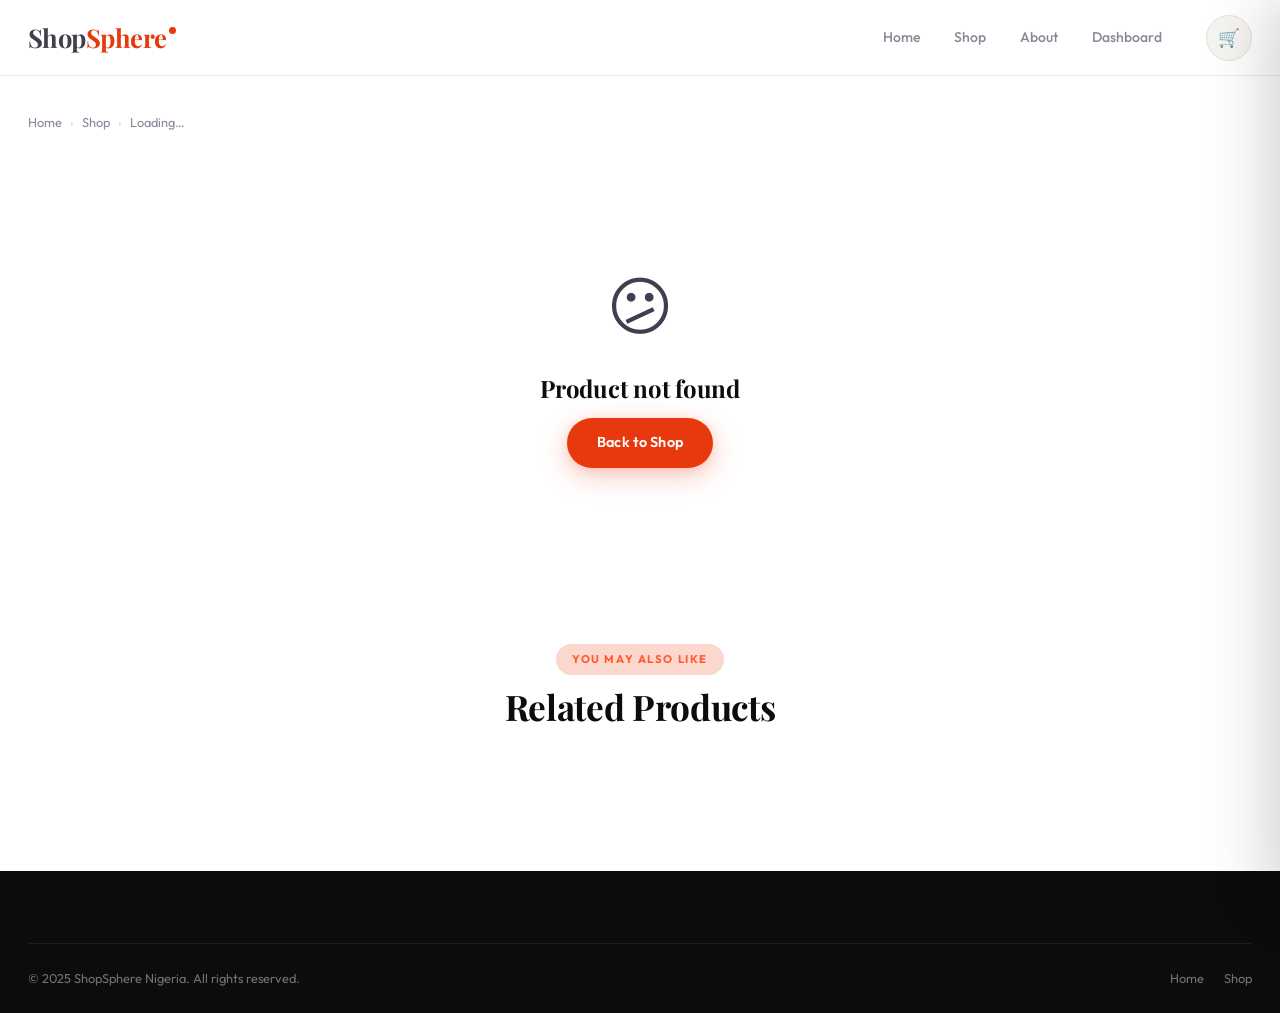
<file: product.html>
<!DOCTYPE html>
<html lang="en">
<head>
  <meta charset="UTF-8" />
  <meta name="viewport" content="width=device-width, initial-scale=1.0" />
  <title>Product — ShopSphere Nigeria</title>
  <link rel="stylesheet" href="style.css" />
</head>
<body>

<!-- NAVBAR -->
<nav class="navbar">
  <div class="container nav-inner">
    <a href="index.html" class="nav-logo">Shop<span class="c">Sphere</span><span class="dot"></span></a>
    <div class="nav-links">
      <a href="index.html">Home</a>
      <a href="shop.html">Shop</a>
      <a href="about.html">About</a>
      <a href="dashboard.html">Dashboard</a>
    </div>
    <div class="nav-actions">
      <button class="cart-btn" id="open-cart-btn">
        🛒<span class="cart-count" style="display:none">0</span>
      </button>
      <button class="hamburger"><span></span><span></span><span></span></button>
    </div>
  </div>
</nav>
<div class="mobile-menu">
  <a href="index.html">🏠 Home</a>
  <a href="shop.html">🛍️ Shop</a>
  <a href="about.html">ℹ️ About</a>
  <a href="checkout.html">💳 Checkout</a>
</div>

<div class="detail-page">
  <div class="container">

    <!-- Breadcrumb -->
    <div class="breadcrumb" id="breadcrumb">
      <a href="index.html">Home</a>
      <span class="bc-sep">›</span>
      <a href="shop.html">Shop</a>
      <span class="bc-sep">›</span>
      <span id="bc-name">Loading…</span>
    </div>

    <!-- Detail grid (rendered by JS) -->
    <div class="detail-grid" id="detail-content">
      <div style="grid-column:1/-1; display:flex; align-items:center; justify-content:center; height:300px; color:var(--text-muted)">
        Loading product…
      </div>
    </div>

    <!-- Related products -->
    <div id="related-section">
      <div style="text-align:center; margin-bottom:48px">
        <div class="ph-ey" style="display:inline-block; margin-bottom:12px">You May Also Like</div>
        <h2 style="font-family:var(--font-serif); font-size:clamp(1.6rem,3vw,2.2rem)">Related Products</h2>
      </div>
      <div class="products-grid" id="related-grid"></div>
    </div>

  </div>
</div>

<!-- FOOTER -->
<footer>
  <div class="container">
    <div class="footer-bottom" style="padding:24px 0">
      <span>© 2025 ShopSphere Nigeria. All rights reserved.</span>
      <div class="footer-bottom-links"><a href="index.html">Home</a><a href="shop.html">Shop</a></div>
    </div>
  </div>
</footer>

<!-- CART SIDEBAR -->
<div class="cart-overlay" id="cart-overlay"></div>
<aside class="cart-sidebar" id="cart-sidebar">
  <div class="cart-head">
    <h2 class="cart-head-title">🛒 Cart</h2>
    <span class="cart-ct-bubble" id="cart-ct-label">0</span>
    <button class="cart-close" id="close-cart-btn">✕</button>
  </div>
  <div class="cart-body" id="cart-items-body"></div>
  <div class="cart-foot" id="cart-footer" style="display:none">
    <div class="ct-row"><span>Subtotal</span><span id="cart-subtotal-val">₦0</span></div>
    <div class="ct-grand"><span>Total</span><span class="v" id="cart-total-val">₦0</span></div>
    <a href="checkout.html" class="btn btn-primary btn-block btn-lg">Checkout →</a>
    <a href="#" class="cart-clear-link" onclick="Cart.clear(); renderCartSidebar(); return false;">Clear cart</a>
  </div>
</aside>

<button class="back-to-top" id="back-to-top">↑</button>

<script src="core.js"></script>
<script>
  let currentQty = 1;
  const productId = parseInt(new URLSearchParams(window.location.search).get("id"));

  function renderProduct() {
    const p = getProductById(productId);
    if (!p) {
      document.getElementById("detail-content").innerHTML = `
        <div style="grid-column:1/-1; text-align:center; padding:80px 0">
          <div style="font-size:4rem; margin-bottom:16px">😕</div>
          <h2 style="font-family:var(--font-serif); margin-bottom:16px">Product not found</h2>
          <a href="shop.html" class="btn btn-primary">Back to Shop</a>
        </div>`;
      return;
    }

    document.title = `${p.name} — ShopSphere`;
    document.getElementById("bc-name").textContent = p.name;

    const discount = p.oldPrice ? Math.round((1 - p.price / p.oldPrice) * 100) : 0;
    const inWL = Wishlist.has(p.id);

    document.getElementById("detail-content").innerHTML = `
      <!-- Gallery -->
      <div>
        <div class="detail-main-img" id="main-img">
          ${p.image
            ? `<img src="${p.image}" alt="${p.name}" style="width:100%; height:100%; object-fit:contain; border-radius:var(--r-lg);" />`
            : p.emoji}
        </div>
        <div class="detail-thumbs">
          ${p.image
            ? `<div class="detail-thumb active"><img src="${p.image}" alt="${p.name}" style="width:100%;height:100%;object-fit:cover;border-radius:6px;" /></div>`
            : [p.emoji, p.emoji, p.emoji].map((e, i) => `<div class="detail-thumb${i===0 ? " active" : ""}" onclick="selectThumb(this, '${e}')">${e}</div>`).join("")
          }
        </div>
      </div>

      <!-- Info -->
      <div>
        <p class="detail-ey">${p.category}</p>
        <h1 class="detail-title">${p.name}</h1>

        <div class="detail-rating-row">
          <span class="stars" style="font-size:1rem">${renderStars(p.rating)}</span>
          <span class="rating-val">${p.rating}</span>
          <span class="rating-ct">(${p.reviews} reviews)</span>
        </div>

        <div class="detail-price-row">
          <span class="d-price">${formatPrice(p.price)}</span>
          ${p.oldPrice ? `<span class="d-was">${formatPrice(p.oldPrice)}</span>` : ""}
          ${discount > 0 ? `<span class="d-disc">${discount}% OFF</span>` : ""}
        </div>

        <div class="divider"></div>
        <p class="detail-desc">${p.desc}</p>
        <div class="divider"></div>

        <p style="font-size:0.78rem; font-weight:700; color:var(--text-muted); text-transform:uppercase; letter-spacing:0.07em; margin-bottom:12px">Quantity</p>
        <div class="qty-row" style="margin-bottom:24px">
          <button class="qr-btn" onclick="changeQty(-1)">−</button>
          <span class="qr-num" id="qty-display">1</span>
          <button class="qr-btn" onclick="changeQty(1)">+</button>
        </div>

        <div class="detail-actions">
          <button class="btn btn-primary btn-lg" onclick="addToCartDetail()" style="flex:1">
            🛒 Add to Cart
          </button>
          <button class="btn btn-outline" onclick="toggleWishlistDetail(this)" id="wl-btn">
            ${inWL ? "❤️ Wishlisted" : "🤍 Wishlist"}
          </button>
        </div>

        <div class="detail-perks">
          <div class="dp-row">
            <span class="dp-ico">🚀</span>
            <span><strong>Delivery:</strong> Abeokuta ₦1,000 · Lagos ₦3,000 · Other States ₦6,000</span>
          </div>
          <div class="dp-row">
            <span class="dp-ico">✅</span>
            <span><strong>In Stock</strong> — Ready to ship today</span>
          </div>
          <div class="dp-row">
            <span class="dp-ico">↩️</span>
            <span><strong>7-day returns</strong> — No questions asked</span>
          </div>
          <div class="dp-row">
            <span class="dp-ico">💬</span>
            <span><strong>WhatsApp:</strong> <a href="https://wa.me/2348012345678" style="color:var(--primary); font-weight:700">+234 801 234 5678</a></span>
          </div>
        </div>
      </div>
    `;

    renderRelated(p);
  }

  function selectThumb(el, emoji) {
    document.querySelectorAll(".detail-thumb").forEach(t => t.classList.remove("active"));
    el.classList.add("active");
    document.getElementById("main-img").textContent = emoji;
  }

  function changeQty(delta) {
    currentQty = Math.max(1, Math.min(20, currentQty + delta));
    document.getElementById("qty-display").textContent = currentQty;
  }

  function addToCartDetail() {
    Cart.add(productId, currentQty);
    openCart();
  }

  function toggleWishlistDetail(btn) {
    const added = Wishlist.toggle(productId);
    btn.textContent = added ? "❤️ Wishlisted" : "🤍 Wishlist";
    showToast(added ? "Added to wishlist ❤️" : "Removed from wishlist", added ? "success" : "default");
  }

  function renderRelated(product) {
    const related = PRODUCTS.filter(p => p.category === product.category && p.id !== product.id).slice(0, 4);
    const grid = document.getElementById("related-grid");
    grid.innerHTML = related.map(p => productCardHTML(p)).join("");
    if (related.length === 0) document.getElementById("related-section").style.display = "none";
  }

  renderProduct();
</script>
</body>
</html>
</file>
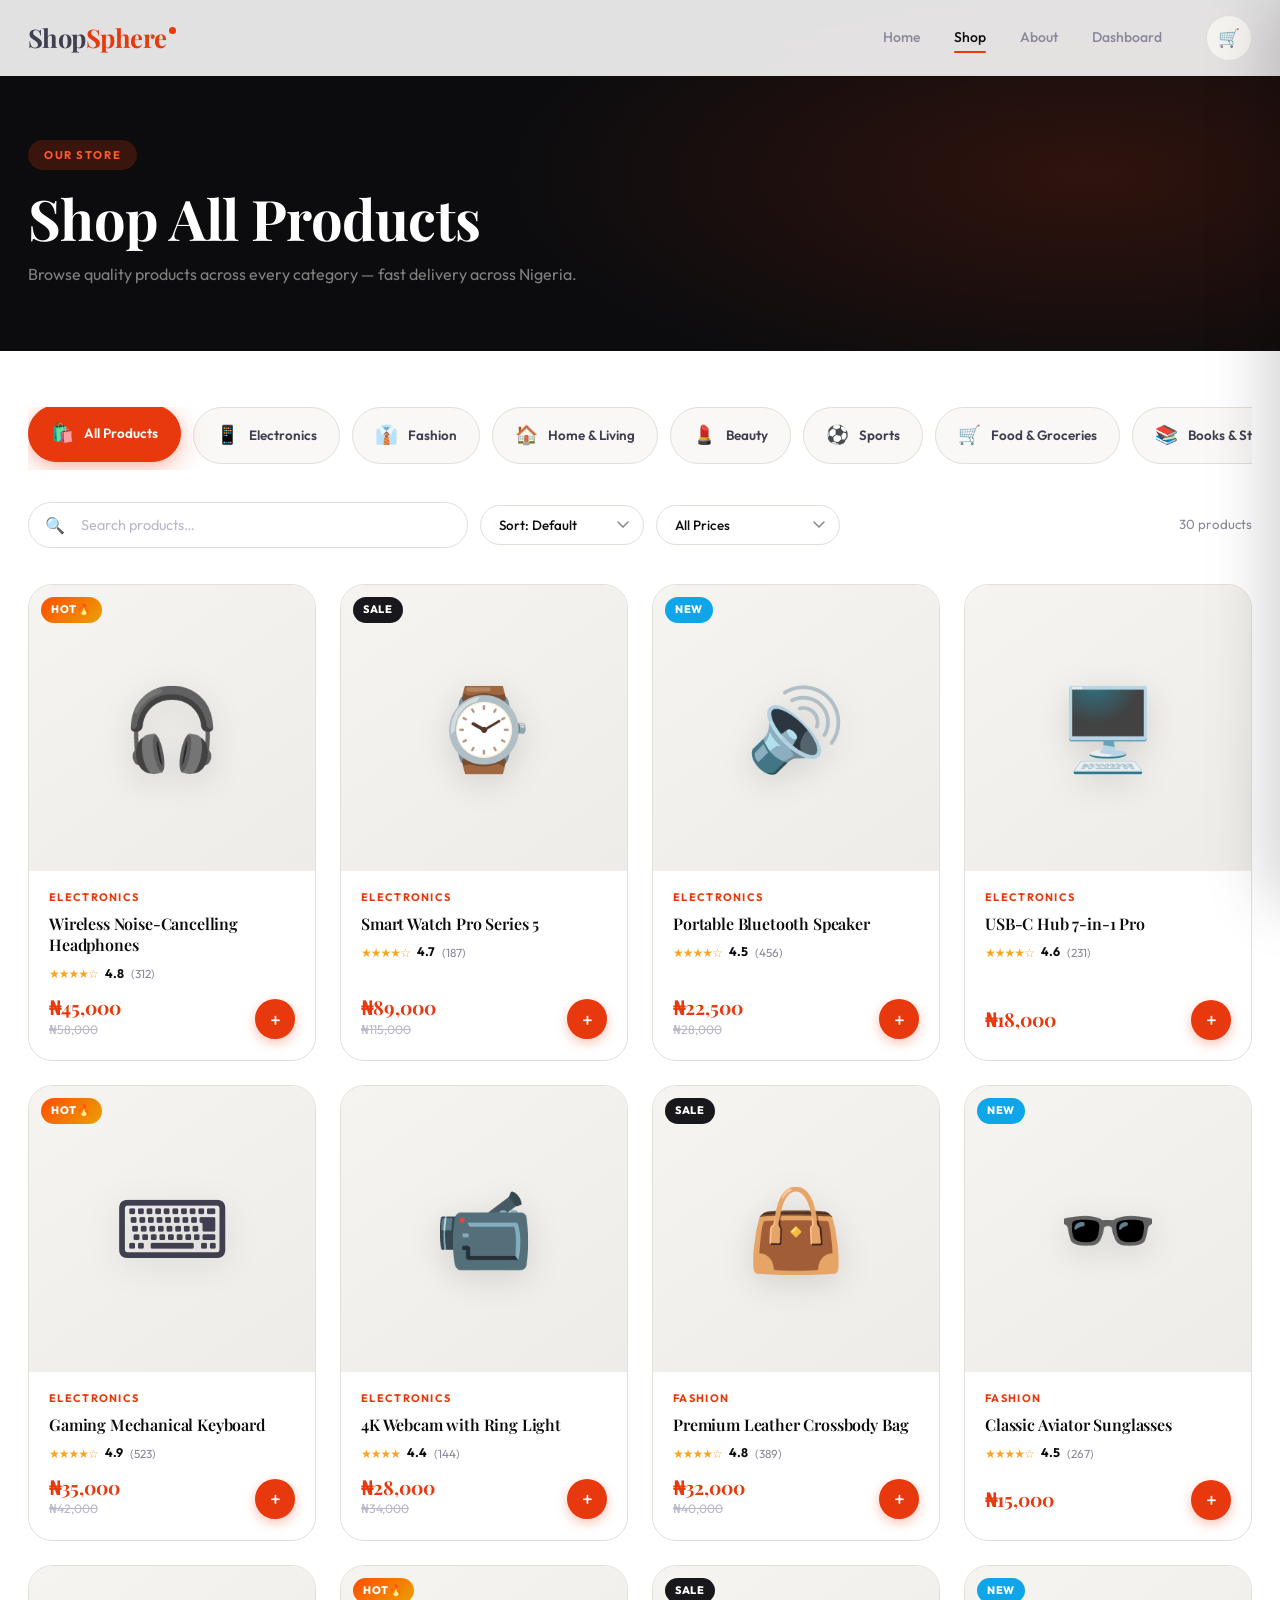
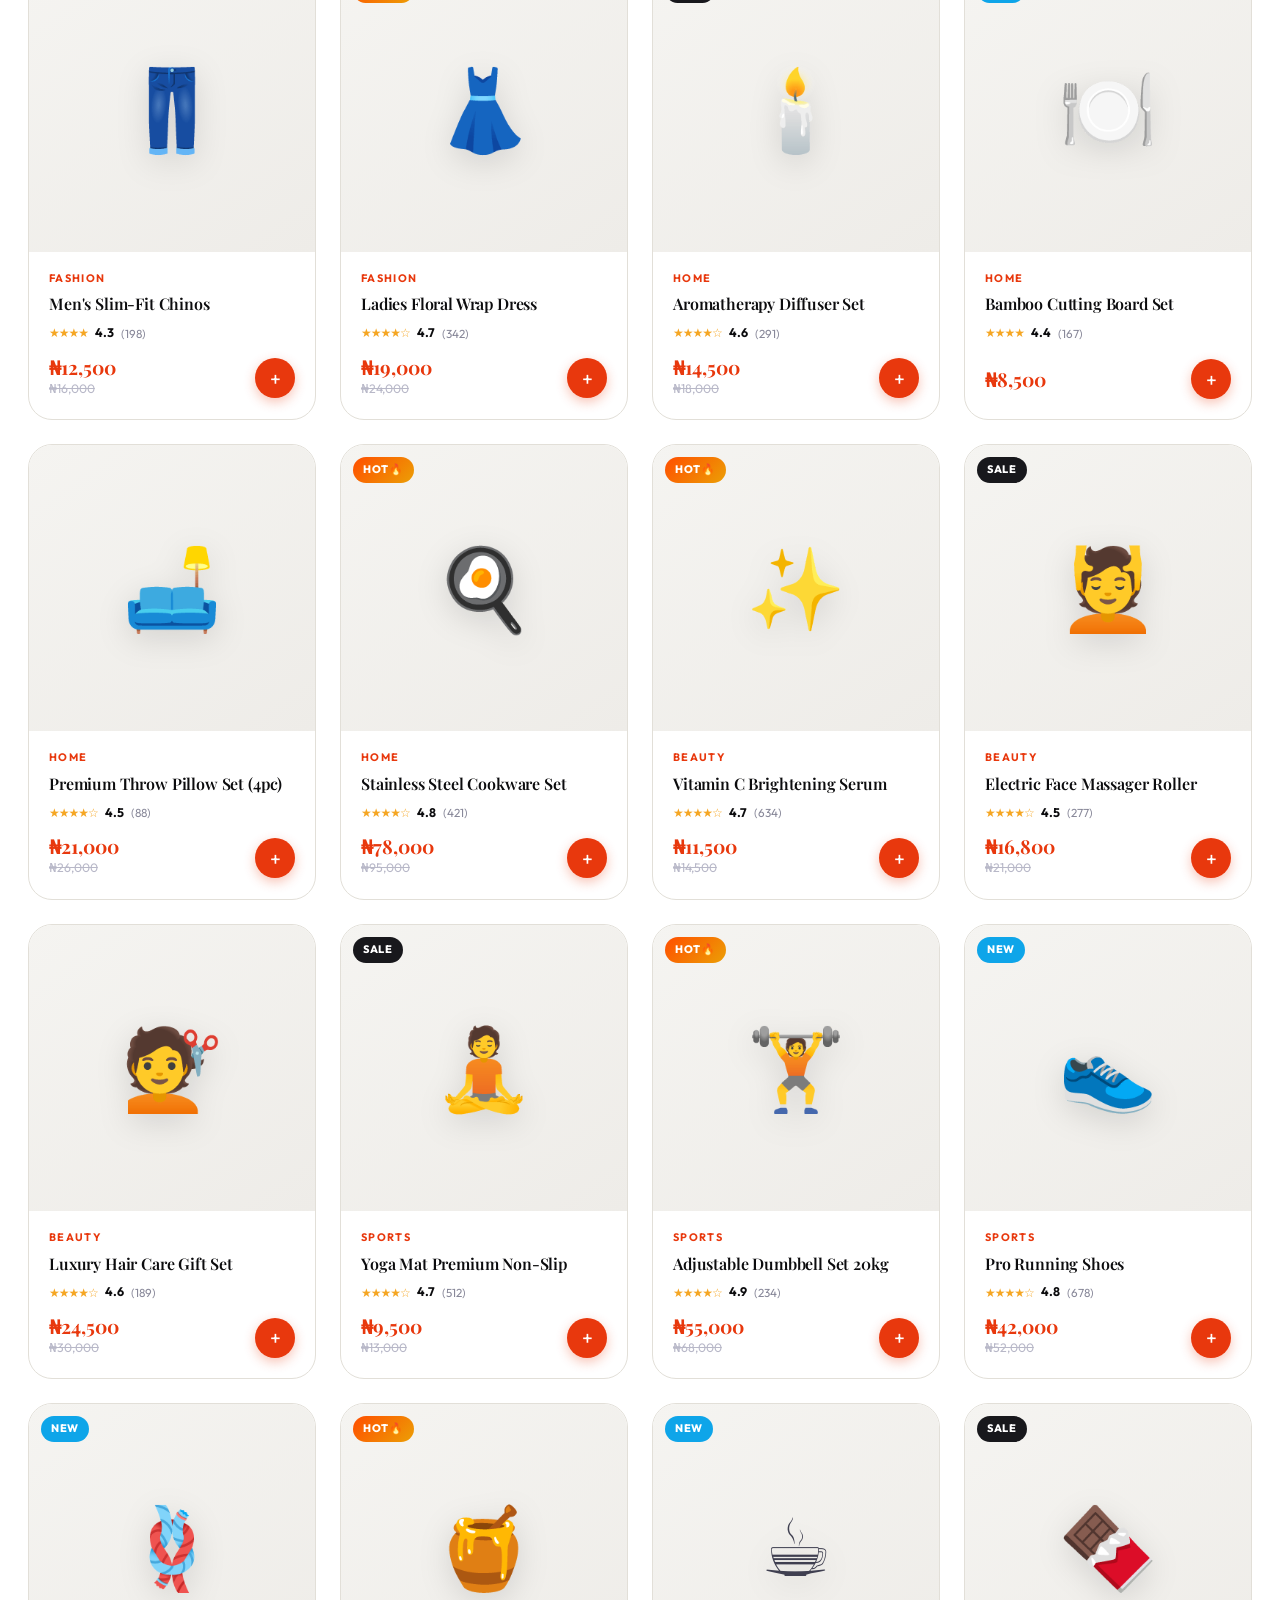
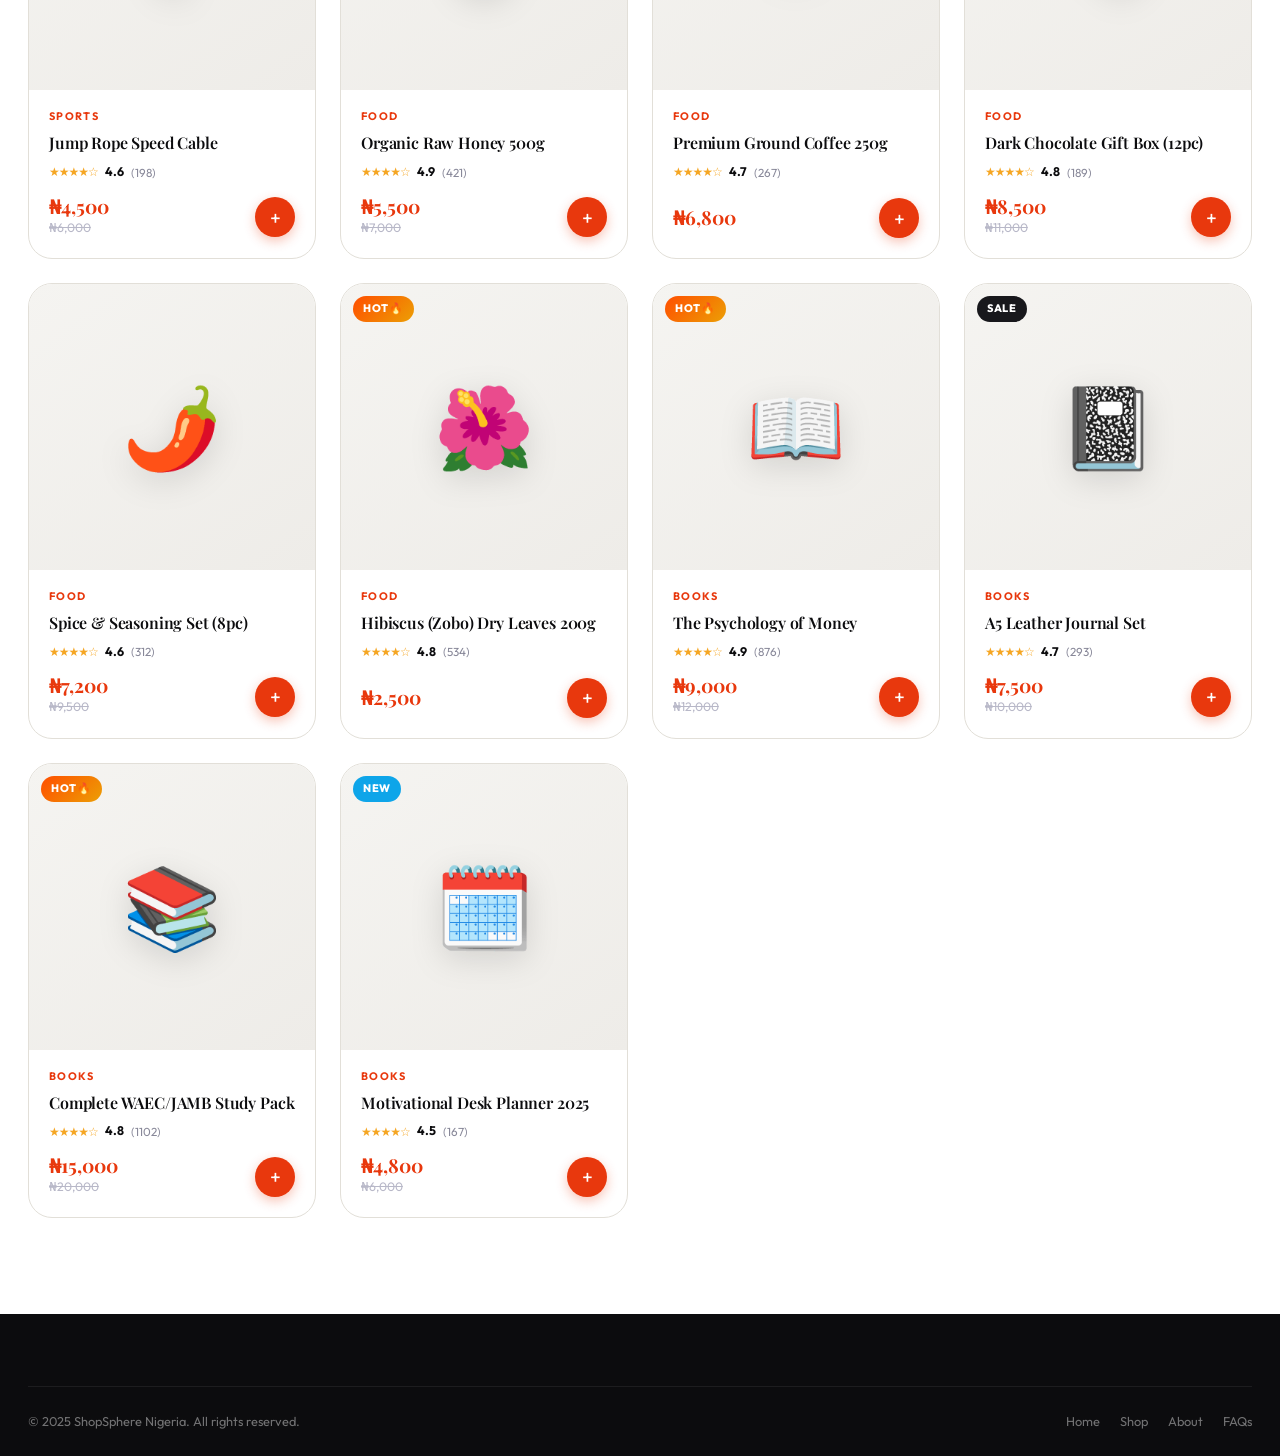
<file: shop.html>
<!DOCTYPE html>
<html lang="en">
<head>
  <meta charset="UTF-8" />
  <meta name="viewport" content="width=device-width, initial-scale=1.0" />
  <title>Shop — ShopSphere Nigeria</title>
  <meta name="description" content="Browse thousands of quality products on ShopSphere. Electronics, fashion, beauty, food, books and more with fast delivery across Nigeria." />
  <link rel="stylesheet" href="style.css" />
</head>
<body>

<!-- NAVBAR -->
<nav class="navbar">
  <div class="container nav-inner">
    <a href="index.html" class="nav-logo">Shop<span class="c">Sphere</span><span class="dot"></span></a>
    <div class="nav-links">
      <a href="index.html">Home</a>
      <a href="shop.html" class="active">Shop</a>
      <a href="about.html">About</a>
      <a href="dashboard.html">Dashboard</a>
    </div>
    <div class="nav-actions">
      <button class="cart-btn" id="open-cart-btn" aria-label="Open cart">
        🛒
        <span class="cart-count" style="display:none">0</span>
      </button>
      <button class="hamburger" aria-label="Menu">
        <span></span><span></span><span></span>
      </button>
    </div>
  </div>
</nav>
<div class="mobile-menu">
  <a href="index.html">🏠 Home</a>
  <a href="shop.html">🛍️ Shop</a>
  <a href="about.html">ℹ️ About</a>
  <a href="dashboard.html">📊 Dashboard</a>
  <a href="checkout.html">💳 Checkout</a>
</div>

<!-- PAGE HEADER -->
<div class="page-header">
  <div class="container">
    <div class="ph-inner">
      <div class="ph-ey">Our Store</div>
      <h1 class="ph-title">Shop All Products</h1>
      <p class="ph-sub">Browse quality products across every category — fast delivery across Nigeria.</p>
    </div>
  </div>
</div>

<!-- SHOP CONTENT -->
<section class="section" style="padding-top:56px">
  <div class="container">

    <!-- Category strip -->
    <div class="cat-strip" id="cat-tabs" style="margin-bottom:32px">
      <!-- rendered by JS -->
    </div>

    <!-- Toolbar -->
    <div class="shop-toolbar">
      <div class="search-wrap">
        <span class="s-icon">🔍</span>
        <input type="text" id="search-input" class="search-input" placeholder="Search products…" autocomplete="off" />
        <span class="s-clear" id="search-clear">✕</span>
      </div>
      <select id="sort-select" class="filter-sel">
        <option value="">Sort: Default</option>
        <option value="price-asc">Price: Low → High</option>
        <option value="price-desc">Price: High → Low</option>
        <option value="rating">Highest Rated</option>
        <option value="popular">Most Reviews</option>
      </select>
      <select id="price-filter" class="filter-sel">
        <option value="">All Prices</option>
        <option value="0-15000">Under ₦15,000</option>
        <option value="15000-30000">₦15,000 – ₦30,000</option>
        <option value="30000-60000">₦30,000 – ₦60,000</option>
        <option value="60000-999999">Above ₦60,000</option>
      </select>
      <span class="results-ct" id="results-count">30 products</span>
    </div>

    <!-- Product grid -->
    <div class="products-grid" id="shop-grid">
      <!-- rendered by JS -->
    </div>

    <!-- Empty state -->
    <div id="empty-state" style="display:none; text-align:center; padding:80px 0">
      <div style="font-size:4rem; margin-bottom:16px; opacity:0.28">🔍</div>
      <h3 style="font-family:var(--font-serif); font-size:1.4rem; margin-bottom:8px">No products found</h3>
      <p style="color:var(--text-muted); margin-bottom:28px">Try a different search term or category.</p>
      <button class="btn btn-primary" onclick="resetFilters()">Reset Filters</button>
    </div>

  </div>
</section>

<!-- FOOTER -->
<footer>
  <div class="container">
    <div class="footer-bottom" style="padding:24px 0">
      <span>© 2025 ShopSphere Nigeria. All rights reserved.</span>
      <div class="footer-bottom-links">
        <a href="index.html">Home</a>
        <a href="shop.html">Shop</a>
        <a href="about.html">About</a>
        <a href="faq.html">FAQs</a>
      </div>
    </div>
  </div>
</footer>

<!-- CART SIDEBAR -->
<div class="cart-overlay" id="cart-overlay"></div>
<aside class="cart-sidebar" id="cart-sidebar">
  <div class="cart-head">
    <h2 class="cart-head-title">🛒 Shopping Cart</h2>
    <span class="cart-ct-bubble" id="cart-ct-label">0</span>
    <button class="cart-close" id="close-cart-btn">✕</button>
  </div>
  <div class="cart-body" id="cart-items-body"></div>
  <div class="cart-foot" id="cart-footer" style="display:none">
    <div class="ct-row"><span>Subtotal</span><span id="cart-subtotal-val">₦0</span></div>
    <div class="ct-grand"><span>Total</span><span class="v" id="cart-total-val">₦0</span></div>
    <a href="checkout.html" class="btn btn-primary btn-block btn-lg">Proceed to Checkout →</a>
    <a href="#" class="cart-clear-link" onclick="Cart.clear(); renderCartSidebar(); return false;">Clear cart</a>
  </div>
</aside>

<button class="back-to-top" id="back-to-top">↑</button>

<script src="core.js"></script>
<script>
  let activeCategory = "all";
  let searchQuery = "";
  let sortMode = "";
  let priceRange = "";

  const urlParams = new URLSearchParams(window.location.search);
  if (urlParams.get("cat")) activeCategory = urlParams.get("cat");

  // Build category pills
  const catTabsEl = document.getElementById("cat-tabs");
  CATEGORIES.forEach(cat => {
    const pill = document.createElement("div");
    pill.className = "cat-pill" + (cat.id === activeCategory ? " active" : "");
    pill.dataset.id = cat.id;
    pill.innerHTML = `<span class="cat-pill-icon">${cat.emoji}</span><span>${cat.name}</span>`;
    pill.addEventListener("click", () => {
      activeCategory = cat.id;
      catTabsEl.querySelectorAll(".cat-pill").forEach(c => c.classList.remove("active"));
      pill.classList.add("active");
      applyFilters();
    });
    catTabsEl.appendChild(pill);
  });

  // Search
  const searchInput = document.getElementById("search-input");
  const searchClear = document.getElementById("search-clear");
  searchInput.addEventListener("input", () => {
    searchQuery = searchInput.value.trim().toLowerCase();
    searchClear.classList.toggle("show", searchQuery.length > 0);
    applyFilters();
  });
  searchClear.addEventListener("click", () => {
    searchInput.value = "";
    searchQuery = "";
    searchClear.classList.remove("show");
    applyFilters();
  });

  document.getElementById("sort-select").addEventListener("change", e => { sortMode = e.target.value; applyFilters(); });
  document.getElementById("price-filter").addEventListener("change", e => { priceRange = e.target.value; applyFilters(); });

  function resetFilters() {
    activeCategory = "all";
    searchQuery = "";
    sortMode = "";
    priceRange = "";
    searchInput.value = "";
    document.getElementById("sort-select").value = "";
    document.getElementById("price-filter").value = "";
    catTabsEl.querySelectorAll(".cat-pill").forEach(c => c.classList.toggle("active", c.dataset.id === "all"));
    applyFilters();
  }

  function applyFilters() {
    let results = [...getVisibleProducts()];
    if (activeCategory !== "all") results = results.filter(p => p.category === activeCategory);
    if (searchQuery) {
      results = results.filter(p =>
        p.name.toLowerCase().includes(searchQuery) ||
        p.category.toLowerCase().includes(searchQuery) ||
        (p.tags || []).some(t => t.includes(searchQuery))
      );
    }
    if (priceRange) {
      const [min, max] = priceRange.split("-").map(Number);
      results = results.filter(p => p.price >= min && p.price <= max);
    }
    if (sortMode === "price-asc")       results.sort((a, b) => a.price - b.price);
    else if (sortMode === "price-desc") results.sort((a, b) => b.price - a.price);
    else if (sortMode === "rating")     results.sort((a, b) => b.rating - a.rating);
    else if (sortMode === "popular")    results.sort((a, b) => b.reviews - a.reviews);
    renderGrid(results);
  }

  function renderGrid(products) {
    const grid  = document.getElementById("shop-grid");
    const empty = document.getElementById("empty-state");
    const count = document.getElementById("results-count");
    count.textContent = `${products.length} product${products.length !== 1 ? "s" : ""}`;
    if (products.length === 0) { grid.innerHTML = ""; empty.style.display = "block"; return; }
    empty.style.display = "none";
    grid.innerHTML = products.map(p => productCardHTML(p)).join("");
  }

  applyFilters();
</script>
</body>
</html>
</file>
<file: style.css>
/* =============================================
   SHOPSPHERE — PREMIUM DESIGN SYSTEM v2
   Client-grade production stylesheet
   Fonts: Playfair Display (headings) + Outfit (body)
   ============================================= */

@import url('https://fonts.googleapis.com/css2?family=Playfair+Display:ital,wght@0,500;0,600;0,700;0,900;1,500;1,700&family=Outfit:wght@300;400;500;600;700;800&display=swap');

/* ── DESIGN TOKENS ── */
:root {
  --primary:        #E8380D;
  --primary-dark:   #b82b0a;
  --primary-light:  #ff5a2e;
  --primary-muted:  rgba(232,56,13,0.10);
  --accent:         #F5A623;
  --gold:           #C9A84C;
  --ink:            #0C0C0E;
  --ink-2:          #18181c;
  --ink-3:          #26262e;
  --smoke:          #f5f4f1;
  --smoke-2:        #eeece8;
  --smoke-3:        #e5e2db;
  --white:          #ffffff;
  --text-head:      #0C0C0E;
  --text-body:      #3f3f50;
  --text-muted:     #888899;
  --text-faint:     #b8b8c8;
  --surface:        #ffffff;
  --surface-raise:  #f9f8f6;
  --success:        #16a34a;
  --success-bg:     rgba(22,163,74,0.10);
  --error:          #dc2626;
  --border:         #e2dfd8;
  --border-mid:     #ccc9c0;
  --shadow-xs:  0 1px 3px rgba(0,0,0,0.06);
  --shadow-sm:  0 2px 8px rgba(0,0,0,0.07), 0 1px 3px rgba(0,0,0,0.05);
  --shadow-md:  0 4px 16px rgba(0,0,0,0.09), 0 2px 6px rgba(0,0,0,0.05);
  --shadow-lg:  0 8px 32px rgba(0,0,0,0.11), 0 4px 12px rgba(0,0,0,0.06);
  --shadow-xl:  0 20px 56px rgba(0,0,0,0.14), 0 8px 20px rgba(0,0,0,0.08);
  --shadow-2xl: 0 40px 80px rgba(0,0,0,0.18), 0 16px 32px rgba(0,0,0,0.10);
  --shadow-brand:    0 8px 28px rgba(232,56,13,0.28), 0 2px 8px rgba(232,56,13,0.14);
  --shadow-brand-lg: 0 16px 48px rgba(232,56,13,0.35), 0 6px 16px rgba(232,56,13,0.18);
  --r-xs:  4px; --r-sm: 8px; --r-md: 12px; --r-lg: 18px;
  --r-xl: 24px; --r-2xl: 32px; --r-full: 9999px;
  --font-serif: 'Playfair Display', Georgia, serif;
  --font-sans:  'Outfit', system-ui, sans-serif;
  --nav-h:  76px;
  --max-w:  1320px;
  --ease:        cubic-bezier(0.4, 0, 0.2, 1);
  --ease-spring: cubic-bezier(0.34, 1.56, 0.64, 1);
  --t:    0.22s;
  --t-md: 0.35s;
  --t-lg: 0.5s;

  /* ── COMPATIBILITY ALIASES (used in dashboard + legacy code) ── */
  --surface-2:    var(--smoke);
  --surface-3:    var(--smoke-2);
  --radius-xs:    var(--r-xs);
  --radius-sm:    var(--r-sm);
  --radius-md:    var(--r-md);
  --radius-lg:    var(--r-lg);
  --radius-xl:    var(--r-xl);
  --radius-full:  var(--r-full);
  --font-display: var(--font-serif);
  --transition:   var(--t) var(--ease);
  --text-secondary: var(--text-muted);
  --text-primary:   var(--text-head);
}

/* ── RESET ── */
*, *::before, *::after { box-sizing: border-box; margin: 0; padding: 0; }
html { scroll-behavior: smooth; font-size: 16px; }
body { font-family: var(--font-sans); font-weight: 400; background: var(--surface); color: var(--text-body); line-height: 1.65; overflow-x: hidden; -webkit-font-smoothing: antialiased; -moz-osx-font-smoothing: grayscale; }
img { max-width: 100%; height: auto; display: block; }
a { text-decoration: none; color: inherit; }
button { cursor: pointer; font-family: var(--font-sans); border: none; background: none; }
input, select, textarea { font-family: var(--font-sans); outline: none; }
ul { list-style: none; }
::selection { background: rgba(232,56,13,0.15); color: var(--primary-dark); }
::-webkit-scrollbar { width: 5px; } ::-webkit-scrollbar-track { background: transparent; } ::-webkit-scrollbar-thumb { background: var(--border-mid); border-radius: 3px; } ::-webkit-scrollbar-thumb:hover { background: var(--primary); }

/* ── TYPOGRAPHY ── */
h1,h2,h3,h4,h5,h6 { font-family: var(--font-serif); font-weight: 700; line-height: 1.15; color: var(--text-head); letter-spacing: -0.01em; }

/* ── LAYOUT ── */
.container { max-width: var(--max-w); margin: 0 auto; padding: 0 28px; }
.section    { padding: 96px 0; }
.section-sm { padding: 60px 0; }

/* ── SECTION HEADER ── */
.section-header       { text-align: center; margin-bottom: 64px; }
.section-header.left  { text-align: left; }
.section-eyebrow {
  display: inline-flex; align-items: center; gap: 8px;
  font-family: var(--font-sans); font-size: 0.7rem; font-weight: 700;
  letter-spacing: 0.16em; text-transform: uppercase; color: var(--primary);
  background: var(--primary-muted); padding: 7px 16px;
  border-radius: var(--r-full); margin-bottom: 18px;
}
.section-eyebrow::before { content:''; width:5px; height:5px; background:var(--primary); border-radius:50%; }
.section-title { font-size: clamp(2rem, 3.5vw, 3.2rem); font-weight: 700; margin-bottom: 16px; }
.section-title em { font-style: italic; color: var(--primary); }
.section-sub { max-width: 560px; margin: 0 auto; color: var(--text-muted); font-size: 1.05rem; line-height: 1.75; }
.section-header.left .section-sub { margin: 0; }

/* ── BUTTONS ── */
.btn { display: inline-flex; align-items: center; justify-content: center; gap: 9px; padding: 13px 30px; border-radius: var(--r-full); font-size: 0.9rem; font-weight: 600; letter-spacing: 0.01em; transition: all var(--t) var(--ease); white-space: nowrap; cursor: pointer; }
.btn-primary { background: var(--primary); color: #fff; box-shadow: var(--shadow-brand); }
.btn-primary:hover { background: var(--primary-dark); box-shadow: var(--shadow-brand-lg); transform: translateY(-2px); }
.btn-primary:active { transform: translateY(0); }
.btn-dark { background: var(--ink); color: #fff; box-shadow: var(--shadow-md); }
.btn-dark:hover { background: var(--ink-3); transform: translateY(-2px); box-shadow: var(--shadow-lg); }
.btn-outline { border: 2px solid var(--ink); color: var(--text-head); background: transparent; }
.btn-outline:hover { background: var(--ink); color: #fff; transform: translateY(-2px); }
.btn-outline-white { border: 2px solid rgba(255,255,255,0.35); color: #fff; background: rgba(255,255,255,0.06); backdrop-filter: blur(6px); }
.btn-outline-white:hover { background: rgba(255,255,255,0.16); border-color: rgba(255,255,255,0.7); transform: translateY(-2px); }
.btn-ghost { color: var(--text-muted); padding: 13px 20px; }
.btn-ghost:hover { color: var(--primary); }
.btn-success { background: var(--success); color: #fff; box-shadow: 0 4px 16px rgba(22,163,74,0.3); }
.btn-success:hover { background: #138d3e; transform: translateY(-2px); }
.btn-whatsapp { background: #25D366; color: #fff; box-shadow: 0 4px 20px rgba(37,211,102,0.32); }
.btn-whatsapp:hover { background: #1ab857; transform: translateY(-2px); box-shadow: 0 8px 28px rgba(37,211,102,0.45); }
.btn-sm  { padding: 9px 22px; font-size: 0.82rem; }
.btn-lg  { padding: 16px 40px; font-size: 1rem; }
.btn-xl  { padding: 18px 48px; font-size: 1.05rem; }
.btn-block { width: 100%; }
.btn-icon { width: 46px; height: 46px; padding: 0; border-radius: 50%; }

/* ═══════════════
   NAVBAR
═══════════════ */
.navbar {
  position: fixed; top: 0; left: 0; right: 0;
  height: var(--nav-h); z-index: 1000;
  background: rgba(255,255,255,0.88);
  backdrop-filter: blur(24px) saturate(180%);
  border-bottom: 1px solid rgba(226,223,216,0.65);
  transition: background var(--t-md) var(--ease), box-shadow var(--t-md) var(--ease);
}
.navbar.scrolled { background: rgba(255,255,255,0.97); box-shadow: var(--shadow-md); }
.nav-inner { height: 100%; display: flex; align-items: center; gap: 28px; }
.nav-logo {
  font-family: var(--font-serif); font-weight: 700; font-size: 1.6rem;
  letter-spacing: -0.02em; display: flex; align-items: center; flex-shrink: 0;
}
.nav-logo .c { color: var(--primary); }
.nav-logo .dot { width: 7px; height: 7px; background: var(--primary); border-radius: 50%; display: inline-block; margin-left: 2px; margin-bottom: 14px; animation: dotpulse 2.8s ease-in-out infinite; }
@keyframes dotpulse { 0%,100%{transform:scale(1);opacity:1} 50%{transform:scale(1.7);opacity:0.5} }
.nav-links { display: flex; align-items: center; gap: 2px; margin-left: auto; }
.nav-links a { font-size: 0.875rem; font-weight: 500; color: var(--text-muted); padding: 9px 16px; border-radius: var(--r-full); transition: all var(--t) var(--ease); position: relative; }
.nav-links a::after { content:''; position:absolute; bottom:5px; left:16px; right:16px; height:2px; background:var(--primary); border-radius:1px; transform:scaleX(0); transition:transform var(--t) var(--ease); }
.nav-links a:hover { color: var(--text-head); background: var(--smoke); }
.nav-links a.active { color: var(--text-head); }
.nav-links a.active::after { transform: scaleX(1); }
.nav-actions { display: flex; align-items: center; gap: 8px; }
.cart-btn {
  position: relative; width: 46px; height: 46px; border-radius: 50%;
  background: var(--smoke); border: 1.5px solid var(--border);
  display: flex; align-items: center; justify-content: center;
  font-size: 1.1rem; transition: all var(--t) var(--ease);
}
.cart-btn:hover { background: var(--primary-muted); border-color: rgba(232,56,13,0.25); transform: scale(1.06); }
.cart-count { position:absolute; top:-3px; right:-3px; width:19px; height:19px; background:var(--primary); color:#fff; font-size:0.62rem; font-weight:800; border-radius:50%; border:2px solid #fff; display:flex; align-items:center; justify-content:center; }
.cart-count.bump { animation: bump 0.35s var(--ease-spring); }
@keyframes bump { 0%,100%{transform:scale(1)} 55%{transform:scale(1.5)} }
.hamburger { display:none; flex-direction:column; justify-content:center; gap:5px; width:46px; height:46px; padding:11px; border-radius:var(--r-sm); background:var(--smoke); border:1.5px solid var(--border); }
.hamburger span { display:block; height:2px; border-radius:1px; background:var(--text-head); transition:all var(--t) var(--ease); transform-origin:center; }
.hamburger.open span:nth-child(1) { transform:translateY(7px) rotate(45deg); }
.hamburger.open span:nth-child(2) { opacity:0; transform:scaleX(0); }
.hamburger.open span:nth-child(3) { transform:translateY(-7px) rotate(-45deg); }
.mobile-menu { position:fixed; top:var(--nav-h); left:0; right:0; z-index:999; background:#fff; border-bottom:1px solid var(--border); padding:10px 0 18px; box-shadow:var(--shadow-lg); transform:translateY(-12px); opacity:0; pointer-events:none; transition:all var(--t-md) var(--ease); }
.mobile-menu.open { transform:translateY(0); opacity:1; pointer-events:all; }
.mobile-menu a { display:flex; align-items:center; gap:12px; padding:14px 28px; font-size:0.95rem; font-weight:500; color:var(--text-body); border-bottom:1px solid var(--border); transition:all var(--t) var(--ease); }
.mobile-menu a:hover { color:var(--primary); padding-left:36px; background:var(--smoke); }

/* ═══════════════
   TICKER BAR
═══════════════ */
.ticker-bar { background: var(--ink-2); padding: 11px 0; overflow: hidden; }
.ticker-inner { display:flex; gap:0; animation:ticker 30s linear infinite; width:max-content; }
.ticker-item { display:flex; align-items:center; gap:8px; font-size:0.78rem; font-weight:500; color:rgba(255,255,255,0.6); padding:0 36px; white-space:nowrap; border-right:1px solid rgba(255,255,255,0.1); }
.ticker-item .dot { color:var(--accent); }
@keyframes ticker { from{transform:translateX(0)} to{transform:translateX(-50%)} }

/* ═══════════════
   HERO
═══════════════ */
.hero { min-height: 100vh; position:relative; display:flex; align-items:center; overflow:hidden; padding-top:var(--nav-h); background:var(--ink); }
.hero-bg { position:absolute; inset:0; pointer-events:none; background: radial-gradient(ellipse 90% 80% at 110% 50%, rgba(232,56,13,0.22) 0%, transparent 58%), radial-gradient(ellipse 60% 60% at -10% 80%, rgba(245,166,35,0.10) 0%, transparent 55%), var(--ink); }
.hero-grain { position:absolute; inset:0; pointer-events:none; opacity:0.04; background-image:url("data:image/svg+xml,%3Csvg xmlns='http://www.w3.org/2000/svg' width='300' height='300'%3E%3Cfilter id='n'%3E%3CfeTurbulence type='fractalNoise' baseFrequency='0.75' numOctaves='4' stitchTiles='stitch'/%3E%3C/filter%3E%3Crect width='300' height='300' filter='url(%23n)' opacity='1'/%3E%3C/svg%3E"); }
.hero-geo { position:absolute; right:0; top:0; bottom:0; width:55%; pointer-events:none; overflow:hidden; opacity:0.05; }
.hero-geo::before { content:''; position:absolute; top:10%; right:-8%; width:520px; height:520px; border:70px solid rgba(255,255,255,0.6); border-radius:50%; }
.hero-geo::after  { content:''; position:absolute; bottom:8%; right:14%; width:290px; height:290px; border:44px solid var(--primary); border-radius:50%; }
.hero-inner { position:relative; z-index:2; display:grid; grid-template-columns:1fr 1fr; gap:80px; align-items:center; }
.hero-live-badge { display:inline-flex; align-items:center; gap:10px; background:rgba(255,255,255,0.08); border:1px solid rgba(255,255,255,0.13); border-radius:var(--r-full); padding:9px 18px; margin-bottom:28px; font-size:0.78rem; font-weight:600; color:rgba(255,255,255,0.72); backdrop-filter:blur(8px); animation:fadeInUp 0.7s var(--ease) both; }
.live-dot { width:8px; height:8px; background:#4ade80; border-radius:50%; flex-shrink:0; box-shadow:0 0 0 0 rgba(74,222,128,0.4); animation:livepulse 2s ease-in-out infinite; }
@keyframes livepulse { 0%{box-shadow:0 0 0 0 rgba(74,222,128,0.5)} 70%{box-shadow:0 0 0 8px rgba(74,222,128,0)} 100%{box-shadow:0 0 0 0 rgba(74,222,128,0)} }
.hero-title { font-family:var(--font-serif); font-size:clamp(2.8rem, 5.5vw, 5.2rem); font-weight:700; line-height:1.05; letter-spacing:-0.02em; color:#fff; margin-bottom:24px; animation:fadeInUp 0.7s var(--ease) 0.1s both; }
.hero-title em { font-style:italic; color:var(--primary-light); }
.hero-title .uw { position:relative; display:inline-block; }
.hero-title .uw::after { content:''; position:absolute; left:0; bottom:3px; width:100%; height:4px; background:linear-gradient(90deg, var(--accent), var(--primary-light)); border-radius:2px; }
.hero-desc { font-size:1.08rem; line-height:1.78; color:rgba(255,255,255,0.58); max-width:480px; margin-bottom:40px; animation:fadeInUp 0.7s var(--ease) 0.2s both; }
.hero-cta { display:flex; gap:14px; flex-wrap:wrap; margin-bottom:52px; animation:fadeInUp 0.7s var(--ease) 0.3s both; }
.hero-trust { display:flex; align-items:center; gap:8px; margin-bottom:48px; animation:fadeInUp 0.7s var(--ease) 0.35s both; }
.trust-av { width:34px; height:34px; border-radius:50%; border:2.5px solid var(--ink); display:flex; align-items:center; justify-content:center; font-size:0.85rem; font-weight:700; color:#fff; flex-shrink:0; margin-left:-8px; }
.trust-av:first-child { margin-left:0; }
.trust-label { margin-left:10px; font-size:0.82rem; color:rgba(255,255,255,0.5); }
.trust-label strong { color:rgba(255,255,255,0.85); font-weight:600; }
.hero-stats { display:flex; gap:0; border-top:1px solid rgba(255,255,255,0.1); padding-top:32px; animation:fadeInUp 0.7s var(--ease) 0.4s both; }
.hstat { flex:1; padding-right:28px; border-right:1px solid rgba(255,255,255,0.1); }
.hstat:last-child { border-right:none; padding-right:0; padding-left:28px; }
.hstat:nth-child(2) { padding-left:28px; }
.hstat-num { font-family:var(--font-serif); font-size:2rem; font-weight:700; color:#fff; line-height:1; }
.hstat-num em { font-style:normal; color:var(--accent); }
.hstat-label { font-size:0.76rem; color:rgba(255,255,255,0.4); margin-top:5px; }
/* Hero visual */
.hero-visual { position:relative; animation:fadeIn 0.9s var(--ease) 0.25s both; }
.hero-panel { background:rgba(255,255,255,0.06); border:1px solid rgba(255,255,255,0.1); border-radius:var(--r-2xl); padding:28px; backdrop-filter:blur(16px); }
.panel-lbl { font-size:0.7rem; font-weight:700; text-transform:uppercase; letter-spacing:0.14em; color:rgba(255,255,255,0.38); margin-bottom:18px; }
.panel-grid { display:grid; grid-template-columns:1fr 1fr; gap:14px; }
.pc { background:rgba(255,255,255,0.07); border:1px solid rgba(255,255,255,0.1); border-radius:var(--r-lg); padding:20px 16px; text-align:center; cursor:pointer; transition:all var(--t-md) var(--ease); position:relative; overflow:hidden; }
.pc:hover { background:rgba(255,255,255,0.13); border-color:rgba(232,56,13,0.4); transform:translateY(-4px); box-shadow:0 12px 32px rgba(0,0,0,0.3); }
.pc .i { font-size:2.8rem; margin-bottom:10px; transition:transform var(--t-md) var(--ease-spring); }
.pc:hover .i { transform:scale(1.15); }
.pc .n { font-size:0.77rem; font-weight:600; color:rgba(255,255,255,0.72); margin-bottom:6px; line-height:1.3; }
.pc .p { font-family:var(--font-serif); font-size:0.95rem; font-weight:700; color:var(--accent); }
.pc .d { position:absolute; top:9px; right:9px; background:var(--primary); color:#fff; font-size:0.6rem; font-weight:800; padding:2px 7px; border-radius:var(--r-full); }
.hero-notif { position:absolute; bottom:-18px; left:-28px; background:#fff; border-radius:var(--r-lg); padding:14px 18px; box-shadow:var(--shadow-xl); display:flex; align-items:center; gap:12px; animation:float 4s ease-in-out infinite; white-space:nowrap; z-index:2; }
.notif-icon { font-size:1.5rem; }
.notif-title { font-weight:700; font-size:0.78rem; color:var(--text-head); }
.notif-sub { color:var(--text-muted); font-size:0.72rem; }
.hero-delivery { position:absolute; top:-16px; right:-20px; background:linear-gradient(135deg, var(--primary), var(--accent)); color:#fff; border-radius:var(--r-lg); padding:12px 18px; box-shadow:var(--shadow-brand); font-size:0.8rem; font-weight:600; animation:float 3s ease-in-out 1.5s infinite; white-space:nowrap; z-index:2; }
.hero-delivery strong { display:block; font-size:1rem; font-family:var(--font-serif); }
@keyframes float { 0%,100%{transform:translateY(0)} 50%{transform:translateY(-10px)} }

/* ═══════════════
   PROMO BANNERS
═══════════════ */
.promo-section { padding: 60px 0 0; }
.promo-grid { display: grid; grid-template-columns: 1.4fr 1fr 1fr; gap: 20px; }
.promo-card { border-radius:var(--r-xl); padding:36px 32px; position:relative; overflow:hidden; cursor:pointer; transition:transform var(--t-md) var(--ease), box-shadow var(--t-md) var(--ease); }
.promo-card:hover { transform:translateY(-6px); }
.promo-card.dark  { background:linear-gradient(135deg,#141418 0%,#1e1e28 60%,#0f0f18 100%); box-shadow:var(--shadow-xl); }
.promo-card.dark:hover { box-shadow:var(--shadow-2xl); }
.promo-card.brand { background:linear-gradient(145deg, var(--primary) 0%, #ff6835 50%, var(--accent) 130%); box-shadow:var(--shadow-brand); }
.promo-card.brand:hover { box-shadow:var(--shadow-brand-lg); }
.promo-card.warm  { background:linear-gradient(145deg,#fdf4e7 0%,#fce8d0 100%); border:1px solid rgba(201,168,76,0.2); box-shadow:var(--shadow-sm); }
.promo-card.warm:hover { box-shadow:var(--shadow-md); }
.promo-ey { font-size:0.7rem; font-weight:700; text-transform:uppercase; letter-spacing:0.14em; margin-bottom:10px; opacity:0.62; }
.promo-card.dark .promo-ey, .promo-card.brand .promo-ey { color:#fff; }
.promo-card.warm .promo-ey { color:var(--gold); }
.promo-ttl { font-family:var(--font-serif); font-size:1.55rem; font-weight:700; line-height:1.2; margin-bottom:20px; }
.promo-card.dark .promo-ttl, .promo-card.brand .promo-ttl { color:#fff; }
.promo-card.warm .promo-ttl { color:var(--ink); }
.promo-lnk { display:inline-flex; align-items:center; gap:8px; font-size:0.82rem; font-weight:700; letter-spacing:0.04em; transition:gap var(--t) var(--ease); }
.promo-lnk:hover { gap:14px; }
.promo-card.dark .promo-lnk { color:var(--accent); }
.promo-card.brand .promo-lnk { color:#fff; }
.promo-card.warm .promo-lnk { color:var(--primary); }
.promo-bg { position:absolute; right:-14px; bottom:-18px; font-size:8rem; opacity:0.08; line-height:1; pointer-events:none; transition:transform var(--t-md) var(--ease); }
.promo-card.dark .promo-bg, .promo-card.brand .promo-bg { opacity:0.12; }
.promo-card:hover .promo-bg { transform:scale(1.1) rotate(-8deg); }

/* ═══════════════
   CATEGORIES
═══════════════ */
.cat-strip { display:flex; gap:12px; overflow-x:auto; padding-bottom:6px; scrollbar-width:none; }
.cat-strip::-webkit-scrollbar { display:none; }
.cat-pill { display:flex; align-items:center; gap:10px; padding:12px 22px; background:var(--surface-raise); border:1.5px solid var(--border); border-radius:var(--r-full); white-space:nowrap; flex-shrink:0; cursor:pointer; transition:all var(--t) var(--ease); font-size:0.84rem; font-weight:600; color:var(--text-body); }
.cat-pill:hover { border-color:var(--primary); box-shadow:var(--shadow-brand); transform:translateY(-2px); background:#fff; }
.cat-pill.active { background:var(--primary); border-color:var(--primary); color:#fff; box-shadow:var(--shadow-brand); transform:translateY(-2px); }
.cat-pill-icon { font-size:1.15rem; }

.cat-cards { display:grid; grid-template-columns:repeat(5,1fr); gap:16px; }
.cat-card { border-radius:var(--r-lg); padding:28px 20px; text-align:center; cursor:pointer; border:1.5px solid var(--border); background:var(--surface-raise); transition:all var(--t-md) var(--ease); position:relative; overflow:hidden; }
.cat-card::before { content:''; position:absolute; inset:0; background:linear-gradient(135deg, var(--primary), var(--accent)); opacity:0; transition:opacity var(--t-md) var(--ease); }
.cat-card:hover { transform:translateY(-6px); box-shadow:var(--shadow-lg); border-color:transparent; }
.cat-card:hover::before { opacity:1; }
.cat-card:hover .cc-icon, .cat-card:hover .cc-name, .cat-card:hover .cc-count { color:#fff !important; }
.cc-icon { font-size:2.4rem; margin-bottom:12px; position:relative; z-index:1; transition:transform var(--t-md) var(--ease-spring); }
.cat-card:hover .cc-icon { transform:scale(1.15); }
.cc-name  { font-weight:700; font-size:0.9rem; margin-bottom:4px; position:relative; z-index:1; color:var(--text-head); transition:color var(--t-md); }
.cc-count { font-size:0.73rem; color:var(--text-muted); position:relative; z-index:1; transition:color var(--t-md); }

/* ═══════════════
   PRODUCT CARDS
═══════════════ */
.products-grid { display:grid; grid-template-columns:repeat(auto-fill, minmax(265px, 1fr)); gap:24px; }
.product-card { background:#fff; border:1.5px solid var(--border); border-radius:var(--r-xl); overflow:hidden; cursor:pointer; transition:all var(--t-md) var(--ease); position:relative; display:flex; flex-direction:column; }
.product-card:hover { transform:translateY(-8px); box-shadow:var(--shadow-xl); border-color:transparent; }
.product-img-wrap { position:relative; overflow:hidden; aspect-ratio:1; background:linear-gradient(145deg, var(--smoke), var(--smoke-2)); display:flex; align-items:center; justify-content:center; flex-shrink:0; }
.product-emoji-display { font-size:5rem; transition:transform var(--t-lg) var(--ease-spring); user-select:none; filter:drop-shadow(0 8px 16px rgba(0,0,0,0.12)); }
.product-card:hover .product-emoji-display { transform:scale(1.12) rotate(-3deg); }
.product-quick-add { position:absolute; bottom:0; left:0; right:0; background:rgba(12,12,14,0.88); color:#fff; padding:14px; text-align:center; font-size:0.8rem; font-weight:700; letter-spacing:0.08em; text-transform:uppercase; transform:translateY(100%); opacity:0; transition:all var(--t) var(--ease); backdrop-filter:blur(6px); display:flex; align-items:center; justify-content:center; gap:8px; }
.product-card:hover .product-quick-add { transform:translateY(0); opacity:1; }
.product-quick-add:hover { background:var(--primary) !important; }
.product-badge-row { position:absolute; top:12px; left:12px; display:flex; flex-direction:column; gap:5px; z-index:1; }
.pbadge { font-size:0.68rem; font-weight:800; text-transform:uppercase; letter-spacing:0.06em; padding:4px 10px; border-radius:var(--r-full); }
.pbadge-primary { background:var(--primary); color:#fff; }
.pbadge-new     { background:#0ea5e9; color:#fff; }
.pbadge-hot     { background:linear-gradient(135deg,#ff4e00,#ec9f05); color:#fff; }
.pbadge-sale    { background:var(--ink-2); color:#fff; }
.product-wl-btn { position:absolute; top:10px; right:10px; width:34px; height:34px; border-radius:50%; background:rgba(255,255,255,0.92); border:1px solid var(--border); display:flex; align-items:center; justify-content:center; font-size:0.85rem; opacity:0; transform:scale(0.7); transition:all var(--t) var(--ease); box-shadow:var(--shadow-sm); z-index:2; }
.product-card:hover .product-wl-btn { opacity:1; transform:scale(1); }
.product-wl-btn:hover { background:#ffe4e1; border-color:#fca5a5; }
.product-info { padding:18px 20px 20px; flex:1; display:flex; flex-direction:column; }
.product-cat-lbl { font-size:0.68rem; font-weight:700; text-transform:uppercase; letter-spacing:0.12em; color:var(--primary); margin-bottom:6px; }
.product-name { font-family:var(--font-serif); font-weight:600; font-size:1rem; line-height:1.35; color:var(--text-head); margin-bottom:8px; }
.product-rating { display:flex; align-items:center; gap:7px; margin-bottom:14px; }
.stars { color:var(--accent); font-size:0.75rem; letter-spacing:-1px; }
.rating-val { font-size:0.78rem; font-weight:700; color:var(--text-head); }
.rating-ct { font-size:0.73rem; color:var(--text-muted); }
.product-foot { display:flex; align-items:center; justify-content:space-between; margin-top:auto; }
.price-now { font-family:var(--font-serif); font-size:1.2rem; font-weight:700; color:var(--primary); line-height:1; }
.price-was { font-size:0.77rem; color:var(--text-faint); text-decoration:line-through; margin-top:2px; }
.prod-add-btn { width:40px; height:40px; border-radius:50%; background:var(--primary); color:#fff; display:flex; align-items:center; justify-content:center; font-size:1.25rem; box-shadow:0 4px 12px rgba(232,56,13,0.3); transition:all var(--t) var(--ease-spring); flex-shrink:0; }
.prod-add-btn:hover { background:var(--primary-dark); transform:scale(1.15) rotate(90deg); }
.prod-add-btn:active { transform:scale(0.9); }

/* ═══════════════
   SHOP TOOLBAR
═══════════════ */
.shop-toolbar { display:flex; align-items:center; gap:12px; flex-wrap:wrap; margin-bottom:36px; }
.shop-toolbar .search-wrap { flex:1; min-width:220px; max-width:440px; position:relative; }
.search-input { width:100%; padding:13px 52px; border:1.5px solid var(--border); border-radius:var(--r-full); font-size:0.9rem; background:#fff; color:var(--text-head); transition:all var(--t) var(--ease); }
.search-input:focus { border-color:var(--primary); box-shadow:0 0 0 4px var(--primary-muted); }
.search-input::placeholder { color:var(--text-faint); }
.s-icon { position:absolute; left:17px; top:50%; transform:translateY(-50%); color:var(--text-muted); font-size:1rem; pointer-events:none; }
.s-clear { position:absolute; right:16px; top:50%; transform:translateY(-50%); color:var(--text-muted); font-size:0.85rem; cursor:pointer; display:none; width:22px; height:22px; border-radius:50%; background:var(--smoke-2); align-items:center; justify-content:center; transition:all var(--t) var(--ease); }
.s-clear:hover { background:var(--primary-muted); color:var(--primary); }
.s-clear.show { display:flex; }
.filter-sel { padding:11px 38px 11px 18px; border:1.5px solid var(--border); border-radius:var(--r-full); font-size:0.84rem; font-weight:500; background:#fff; color:var(--text-head); cursor:pointer; appearance:none; background-image:url("data:image/svg+xml,%3Csvg xmlns='http://www.w3.org/2000/svg' width='12' height='7' viewBox='0 0 12 7'%3E%3Cpath d='M1 1l5 5 5-5' stroke='%23888' stroke-width='1.5' fill='none' stroke-linecap='round'/%3E%3C/svg%3E"); background-repeat:no-repeat; background-position:right 14px center; transition:all var(--t) var(--ease); }
.filter-sel:focus { border-color:var(--primary); box-shadow:0 0 0 4px var(--primary-muted); outline:none; }
.results-ct { font-size:0.83rem; color:var(--text-muted); white-space:nowrap; margin-left:auto; }

/* ═══════════════
   CART SIDEBAR
═══════════════ */
.cart-overlay { position:fixed; inset:0; z-index:2000; background:rgba(12,12,14,0.6); backdrop-filter:blur(6px); opacity:0; pointer-events:none; transition:opacity var(--t-md) var(--ease); }
.cart-overlay.open { opacity:1; pointer-events:all; }
.cart-sidebar { position:fixed; top:0; right:0; bottom:0; z-index:2001; width:430px; background:#fff; display:flex; flex-direction:column; transform:translateX(100%); transition:transform var(--t-lg) var(--ease); box-shadow:-12px 0 60px rgba(0,0,0,0.18); }
.cart-sidebar.open { transform:translateX(0); }
.cart-head { padding:24px 28px; border-bottom:1px solid var(--border); display:flex; align-items:center; gap:14px; }
.cart-head-title { font-family:var(--font-serif); font-size:1.25rem; font-weight:700; flex:1; }
.cart-ct-bubble { background:var(--primary-muted); color:var(--primary); font-size:0.78rem; font-weight:700; padding:3px 10px; border-radius:var(--r-full); }
.cart-close { width:36px; height:36px; border-radius:50%; background:var(--smoke); border:1px solid var(--border); display:flex; align-items:center; justify-content:center; font-size:0.9rem; transition:all var(--t) var(--ease); }
.cart-close:hover { background:#fee2e2; color:var(--error); border-color:#fca5a5; }
.cart-body { flex:1; overflow-y:auto; padding:18px 28px; }
.cart-empty { height:100%; display:flex; flex-direction:column; align-items:center; justify-content:center; gap:14px; color:var(--text-muted); text-align:center; }
.cart-empty-icon { font-size:4.5rem; opacity:0.3; }
.cart-empty-title { font-family:var(--font-serif); font-size:1.25rem; color:var(--text-body); }
.cart-item { display:grid; grid-template-columns:78px 1fr auto; gap:14px; padding:16px 0; border-bottom:1px solid var(--border); align-items:start; animation:slideRight 0.25s var(--ease); }
@keyframes slideRight { from{opacity:0;transform:translateX(20px)} to{opacity:1;transform:translateX(0)} }
.ci-thumb { width:78px; height:78px; border-radius:var(--r-md); background:var(--smoke); display:flex; align-items:center; justify-content:center; font-size:1.9rem; flex-shrink:0; border:1px solid var(--border); }
.ci-name  { font-weight:600; font-size:0.87rem; line-height:1.35; margin-bottom:4px; color:var(--text-head); }
.ci-price { color:var(--primary); font-weight:700; font-size:0.85rem; margin-bottom:10px; }
.ci-qty   { display:flex; align-items:center; gap:10px; }
.cq-btn   { width:28px; height:28px; border-radius:50%; border:1.5px solid var(--border); display:flex; align-items:center; justify-content:center; font-size:0.95rem; transition:all var(--t) var(--ease); }
.cq-btn:hover { border-color:var(--primary); color:var(--primary); background:var(--primary-muted); }
.cq-num   { font-weight:700; font-size:0.9rem; min-width:22px; text-align:center; }
.ci-rm    { color:var(--text-faint); font-size:0.85rem; transition:color var(--t); padding:4px; }
.ci-rm:hover { color:var(--error); }
.cart-foot { padding:20px 28px; border-top:1px solid var(--border); }
.ct-row   { display:flex; justify-content:space-between; font-size:0.87rem; color:var(--text-muted); margin-bottom:8px; }
.ct-grand { display:flex; justify-content:space-between; align-items:baseline; margin:14px 0 20px; font-family:var(--font-serif); font-size:1.25rem; font-weight:700; color:var(--text-head); }
.ct-grand .v { color:var(--primary); }
.cart-clear-link { font-size:0.78rem; color:var(--text-muted); text-align:center; display:block; margin-top:12px; transition:color var(--t); }
.cart-clear-link:hover { color:var(--error); }

/* ═══════════════
   SERVICES
═══════════════ */
.services-bar { background:var(--ink-2); padding:52px 0; }
.services-inner { display:grid; grid-template-columns:repeat(4,1fr); gap:32px; }
.svc-item { display:flex; align-items:flex-start; gap:16px; }
.svc-icon { width:50px; height:50px; border-radius:var(--r-md); background:rgba(232,56,13,0.15); border:1px solid rgba(232,56,13,0.25); display:flex; align-items:center; justify-content:center; font-size:1.3rem; flex-shrink:0; }
.svc-name { font-weight:700; font-size:0.95rem; color:#fff; margin-bottom:5px; }
.svc-desc { font-size:0.8rem; color:rgba(255,255,255,0.42); line-height:1.55; }

/* ═══════════════
   TESTIMONIALS
═══════════════ */
.testi-grid { display:grid; grid-template-columns:repeat(3,1fr); gap:22px; }
.testi-card { background:#fff; border:1.5px solid var(--border); border-radius:var(--r-xl); padding:30px; transition:all var(--t-md) var(--ease); position:relative; }
.testi-card:hover { transform:translateY(-5px); box-shadow:var(--shadow-lg); border-color:transparent; }
.testi-qm { font-family:var(--font-serif); font-size:5rem; line-height:1; color:var(--primary); opacity:0.09; position:absolute; top:14px; right:20px; pointer-events:none; }
.testi-stars { color:var(--accent); font-size:0.9rem; letter-spacing:-1px; margin-bottom:14px; }
.testi-text { font-size:0.9rem; line-height:1.76; color:var(--text-body); margin-bottom:22px; }
.testi-author { display:flex; align-items:center; gap:12px; }
.testi-av { width:44px; height:44px; border-radius:50%; display:flex; align-items:center; justify-content:center; font-family:var(--font-serif); font-weight:700; font-size:1.1rem; color:#fff; flex-shrink:0; }
.testi-name { font-weight:700; font-size:0.9rem; color:var(--text-head); }
.testi-loc  { font-size:0.73rem; color:var(--text-muted); margin-top:1px; }

/* ═══════════════
   NEWSLETTER
═══════════════ */
.nl-section { background:linear-gradient(135deg, var(--primary) 0%, #c03000 60%, #901e00 100%); padding:64px 0; position:relative; overflow:hidden; }
.nl-section::before { content:''; position:absolute; right:-100px; top:-100px; width:500px; height:500px; border-radius:50%; background:rgba(255,255,255,0.05); pointer-events:none; }
.nl-inner { display:flex; align-items:center; justify-content:space-between; gap:40px; flex-wrap:wrap; position:relative; z-index:1; }
.nl-text h2 { font-size:clamp(1.6rem,3vw,2.4rem); color:#fff; margin-bottom:8px; }
.nl-text p  { color:rgba(255,255,255,0.6); }
.nl-form { display:flex; gap:10px; }
.nl-input { padding:14px 22px; border-radius:var(--r-full); border:2px solid rgba(255,255,255,0.22); background:rgba(255,255,255,0.1); color:#fff; font-size:0.9rem; width:300px; backdrop-filter:blur(8px); transition:border-color var(--t) var(--ease); }
.nl-input::placeholder { color:rgba(255,255,255,0.42); }
.nl-input:focus { border-color:rgba(255,255,255,0.7); outline:none; }

/* ═══════════════
   PAGE HEADER
═══════════════ */
.page-header { background:var(--ink); padding-top:var(--nav-h); padding-bottom:64px; position:relative; overflow:hidden; }
.page-header::after { content:''; position:absolute; inset:0; pointer-events:none; background:radial-gradient(ellipse 70% 100% at 85% 50%, rgba(232,56,13,0.16) 0%, transparent 65%); }
.ph-inner { position:relative; z-index:1; padding-top:64px; }
.ph-ey { display:inline-block; background:rgba(232,56,13,0.2); color:var(--primary-light); font-size:0.7rem; font-weight:700; text-transform:uppercase; letter-spacing:0.14em; padding:6px 16px; border-radius:var(--r-full); margin-bottom:16px; }
.ph-title { font-size:clamp(2rem,4.5vw,3.5rem); font-weight:700; color:#fff; margin-bottom:10px; }
.ph-sub { color:rgba(255,255,255,0.48); font-size:1rem; }

/* ═══════════════
   PRODUCT DETAIL
═══════════════ */
.detail-page { padding-top:calc(var(--nav-h) + 36px); padding-bottom:96px; }
.breadcrumb { display:flex; align-items:center; gap:8px; font-size:0.8rem; color:var(--text-muted); margin-bottom:40px; flex-wrap:wrap; }
.breadcrumb a:hover { color:var(--primary); }
.bc-sep { opacity:0.35; }
.detail-grid { display:grid; grid-template-columns:1fr 1fr; gap:72px; align-items:start; margin-bottom:96px; }
.detail-main-img { border-radius:var(--r-2xl); overflow:hidden; aspect-ratio:1; background:linear-gradient(145deg,var(--smoke),var(--smoke-2)); display:flex; align-items:center; justify-content:center; font-size:9rem; box-shadow:var(--shadow-xl); border:1.5px solid var(--border); }
.detail-thumbs { display:flex; gap:12px; margin-top:16px; }
.detail-thumb { width:74px; height:74px; border-radius:var(--r-md); background:var(--smoke); border:2px solid var(--border); display:flex; align-items:center; justify-content:center; font-size:1.5rem; cursor:pointer; transition:all var(--t) var(--ease); }
.detail-thumb:hover, .detail-thumb.active { border-color:var(--primary); box-shadow:0 0 0 3px var(--primary-muted); }
.detail-ey { font-size:0.7rem; font-weight:700; text-transform:uppercase; letter-spacing:0.14em; color:var(--primary); margin-bottom:12px; }
.detail-title { font-size:clamp(1.8rem,3.5vw,2.6rem); margin-bottom:16px; }
.detail-rating-row { display:flex; align-items:center; gap:12px; margin-bottom:22px; }
.detail-price-row { display:flex; align-items:baseline; gap:14px; margin-bottom:6px; }
.d-price { font-family:var(--font-serif); font-size:2.2rem; font-weight:700; color:var(--primary); }
.d-was   { font-size:1.1rem; color:var(--text-faint); text-decoration:line-through; }
.d-disc  { background:var(--primary-muted); color:var(--primary); font-size:0.78rem; font-weight:800; padding:4px 12px; border-radius:var(--r-full); }
.detail-desc { color:var(--text-body); line-height:1.78; font-size:0.95rem; margin-bottom:28px; }
.divider { height:1px; background:var(--border); margin:26px 0; }
.qty-row { display:flex; align-items:center; border:2px solid var(--border); border-radius:var(--r-full); width:fit-content; overflow:hidden; }
.qr-btn { width:46px; height:46px; display:flex; align-items:center; justify-content:center; font-size:1.2rem; transition:background var(--t) var(--ease); }
.qr-btn:hover { background:var(--smoke); }
.qr-num { width:56px; text-align:center; font-weight:700; font-size:1rem; border-left:2px solid var(--border); border-right:2px solid var(--border); }
.detail-actions { display:flex; gap:12px; flex-wrap:wrap; margin-top:28px; }
.detail-perks { display:flex; flex-direction:column; gap:10px; margin-top:28px; }
.dp-row { display:flex; align-items:center; gap:12px; font-size:0.85rem; }
.dp-ico { font-size:1rem; flex-shrink:0; width:28px; }
.dp-row strong { color:var(--text-head); }

/* ═══════════════
   CHECKOUT
═══════════════ */
.checkout-page { padding-top:calc(var(--nav-h) + 36px); padding-bottom:96px; }
.checkout-grid { display:grid; grid-template-columns:1fr 400px; gap:36px; align-items:start; }
.form-block { background:#fff; border:1.5px solid var(--border); border-radius:var(--r-xl); padding:32px 36px; margin-bottom:20px; }
.form-block-ttl { font-family:var(--font-serif); font-size:1.1rem; font-weight:700; margin-bottom:24px; padding-bottom:16px; border-bottom:1.5px solid var(--border); display:flex; align-items:center; gap:10px; }
.form-row-2 { display:grid; grid-template-columns:1fr 1fr; gap:18px; }
.form-field { margin-bottom:20px; }
.form-field:last-child { margin-bottom:0; }
.form-lbl { display:block; font-size:0.78rem; font-weight:700; color:var(--text-muted); margin-bottom:7px; text-transform:uppercase; letter-spacing:0.07em; }
.form-ctrl { width:100%; padding:13px 18px; border:1.5px solid var(--border); border-radius:var(--r-md); font-size:0.9rem; color:var(--text-head); background:var(--surface-raise); transition:all var(--t) var(--ease); }
.form-ctrl:focus { border-color:var(--primary); background:#fff; box-shadow:0 0 0 4px var(--primary-muted); }
.form-ctrl::placeholder { color:var(--text-faint); }
.zone-opt, .meth-opt { display:flex; align-items:center; gap:16px; padding:16px 18px; margin-bottom:10px; border:2px solid var(--border); border-radius:var(--r-lg); cursor:pointer; transition:all var(--t) var(--ease); }
.zone-opt:last-child, .meth-opt:last-child { margin-bottom:0; }
.zone-opt:has(input:checked), .meth-opt:has(input:checked) { border-color:var(--primary); background:var(--primary-muted); }
.zone-opt:hover, .meth-opt:hover { border-color:rgba(232,56,13,0.4); }
.zone-opt input, .meth-opt input { accent-color:var(--primary); width:17px; height:17px; flex-shrink:0; }
.z-ico  { font-size:1.4rem; flex-shrink:0; }
.z-name { font-weight:700; font-size:0.9rem; color:var(--text-head); }
.z-desc { font-size:0.76rem; color:var(--text-muted); }
.z-fee  { font-weight:800; font-size:0.92rem; color:var(--primary); margin-left:auto; flex-shrink:0; }
.z-fee.free { color:var(--success); }
.order-sticky { position:sticky; top:calc(var(--nav-h) + 20px); }
.order-card   { background:#fff; border:1.5px solid var(--border); border-radius:var(--r-xl); overflow:hidden; }
.oc-head { background:var(--ink); color:#fff; padding:22px 28px; }
.oc-head h3 { font-family:var(--font-serif); font-size:1.05rem; color:#fff; }
.oc-items { padding:18px 24px; max-height:300px; overflow-y:auto; }
.oc-item { display:flex; align-items:center; gap:12px; padding:10px 0; border-bottom:1px solid var(--border); }
.oc-item:last-child { border-bottom:none; }
.oc-img  { width:52px; height:52px; border-radius:var(--r-sm); background:var(--smoke); display:flex; align-items:center; justify-content:center; font-size:1.4rem; flex-shrink:0; border:1px solid var(--border); }
.oc-name { font-size:0.83rem; font-weight:600; flex:1; }
.oc-qty  { font-size:0.74rem; color:var(--text-muted); }
.oc-price { font-weight:700; font-size:0.88rem; color:var(--primary); }
.oc-totals { padding:20px 24px; background:var(--smoke); border-top:1px solid var(--border); }
.oc-line { display:flex; justify-content:space-between; font-size:0.87rem; color:var(--text-muted); margin-bottom:10px; }
.oc-line.grand { font-family:var(--font-serif); font-size:1.15rem; font-weight:700; color:var(--text-head); border-top:1.5px solid var(--border-mid); padding-top:14px; margin-top:4px; margin-bottom:0; }
.oc-line.grand .v { color:var(--primary); }
.oc-cta { padding:20px 24px; border-top:1px solid var(--border); }
.wa-btn { display:flex; align-items:center; justify-content:center; gap:10px; width:100%; padding:16px; border-radius:var(--r-full); background:#25D366; color:#fff; font-weight:700; font-size:1rem; letter-spacing:0.02em; box-shadow:0 4px 20px rgba(37,211,102,0.32); transition:all var(--t) var(--ease); cursor:pointer; }
.wa-btn:hover { background:#1ab857; transform:translateY(-2px); box-shadow:0 8px 28px rgba(37,211,102,0.5); }

/* ═══════════════
   DASHBOARD
═══════════════ */
.dashboard-page { min-height:100vh; padding-top:calc(var(--nav-h) + 36px); padding-bottom:80px; background:var(--smoke); }
.dash-top { display:flex; align-items:flex-start; justify-content:space-between; gap:20px; flex-wrap:wrap; margin-bottom:36px; }
.dash-title { font-size:clamp(1.8rem,3vw,2.4rem); }
.dash-sub { color:var(--text-muted); font-size:0.9rem; margin-top:6px; }
.stat-row { display:grid; grid-template-columns:repeat(4,1fr); gap:16px; margin-bottom:32px; }
.sblock { background:#fff; border:1.5px solid var(--border); border-radius:var(--r-lg); padding:22px 24px; transition:all var(--t-md) var(--ease); }
.sblock:hover { transform:translateY(-3px); box-shadow:var(--shadow-md); }
.sblock-ico { font-size:1.6rem; margin-bottom:12px; }
.sblock-val { font-family:var(--font-serif); font-size:1.8rem; font-weight:700; color:var(--text-head); line-height:1; margin-bottom:5px; }
.sblock-lbl { font-size:0.77rem; color:var(--text-muted); text-transform:uppercase; letter-spacing:0.07em; }
.sblock-delta { display:inline-flex; align-items:center; gap:4px; font-size:0.72rem; font-weight:700; margin-top:8px; padding:3px 8px; border-radius:var(--r-full); }
.delta-up { background:var(--success-bg); color:var(--success); }
.delta-neutral { background:var(--smoke-2); color:var(--text-muted); }
.dash-layout { display:grid; grid-template-columns:340px 1fr; gap:24px; align-items:start; }
.dash-panel { background:#fff; border:1.5px solid var(--border); border-radius:var(--r-xl); overflow:hidden; }
.dp-head { padding:18px 24px; border-bottom:1.5px solid var(--border); display:flex; align-items:center; justify-content:space-between; }
.dp-title { font-family:var(--font-serif); font-weight:700; font-size:1rem; }
.dp-body { padding:22px 24px; }
.dash-prod-row { display:flex; align-items:center; gap:14px; padding:12px 0; border-bottom:1px solid var(--border); }
.dash-prod-row:last-child { border-bottom:none; }
.dp-img { width:52px; height:52px; border-radius:var(--r-md); background:var(--smoke); display:flex; align-items:center; justify-content:center; font-size:1.4rem; flex-shrink:0; border:1px solid var(--border); }
.dp-name  { font-size:0.86rem; font-weight:600; flex:1; }
.dp-price { font-size:0.85rem; color:var(--primary); font-weight:700; }
.dp-del   { color:var(--text-faint); font-size:0.8rem; padding:4px; transition:color var(--t); }
.dp-del:hover { color:var(--error); }
.orders-tbl { width:100%; border-collapse:collapse; font-size:0.83rem; }
.orders-tbl thead tr { background:var(--smoke-2); }
.orders-tbl th { padding:12px 20px; text-align:left; font-size:0.71rem; font-weight:700; text-transform:uppercase; letter-spacing:0.09em; color:var(--text-muted); }
.orders-tbl td { padding:14px 20px; border-bottom:1px solid var(--border); }
.orders-tbl tbody tr:hover { background:var(--smoke); }
.orders-tbl tbody tr:last-child td { border-bottom:none; }
.oid { font-family:var(--font-sans); font-weight:800; font-size:0.8rem; color:var(--primary); letter-spacing:0.04em; }
.spill { display:inline-flex; align-items:center; gap:5px; padding:4px 12px; border-radius:var(--r-full); font-size:0.72rem; font-weight:700; text-transform:uppercase; letter-spacing:0.04em; }
.sp-pending   { background:#fef9c3; color:#854d0e; }
.sp-confirmed { background:#dcfce7; color:#14532d; }
.sp-shipped   { background:#e0f2fe; color:#0c4a6e; }

/* ═══════════════
   CONFIRMATION
═══════════════ */
.confirm-page { min-height:100vh; display:flex; align-items:center; justify-content:center; padding:calc(var(--nav-h) + 40px) 28px 80px; background:var(--smoke); }
.confirm-card { background:#fff; border-radius:var(--r-2xl); padding:64px 52px; text-align:center; max-width:580px; width:100%; box-shadow:var(--shadow-2xl); border:1.5px solid var(--border); animation:scaleIn 0.5s var(--ease-spring); }
@keyframes scaleIn { from{opacity:0;transform:scale(0.92) translateY(16px)} to{opacity:1;transform:scale(1) translateY(0)} }
.confirm-ico { width:84px; height:84px; border-radius:50%; margin:0 auto 28px; background:var(--success-bg); color:var(--success); display:flex; align-items:center; justify-content:center; font-size:2.6rem; border:3px solid rgba(22,163,74,0.2); }
.confirm-title { font-size:2.2rem; margin-bottom:10px; }
.confirm-sub   { color:var(--text-muted); margin-bottom:32px; }
.confirm-id    { background:var(--smoke); border-radius:var(--r-lg); padding:16px 28px; font-family:var(--font-serif); font-size:1.2rem; font-weight:700; letter-spacing:0.06em; color:var(--primary); margin-bottom:32px; }
.confirm-btns  { display:flex; gap:14px; justify-content:center; flex-wrap:wrap; }

/* ═══════════════
   FOOTER
═══════════════ */
footer { background:var(--ink); color:rgba(255,255,255,0.42); padding:72px 0 0; }
.footer-grid { display:grid; grid-template-columns:2fr 1fr 1fr 1.5fr; gap:52px; margin-bottom:56px; }
.footer-logo { font-family:var(--font-serif); font-size:1.8rem; font-weight:700; color:#fff; margin-bottom:18px; }
.footer-logo .c { color:var(--primary); }
.footer-desc { font-size:0.85rem; line-height:1.8; max-width:300px; margin-bottom:28px; }
.footer-socials { display:flex; gap:10px; }
.soc-btn { width:40px; height:40px; border-radius:var(--r-sm); background:rgba(255,255,255,0.06); border:1px solid rgba(255,255,255,0.1); display:flex; align-items:center; justify-content:center; font-size:0.85rem; color:rgba(255,255,255,0.46); transition:all var(--t) var(--ease); }
.soc-btn:hover { background:var(--primary); color:#fff; border-color:var(--primary); transform:translateY(-3px); }
.footer-col-title { font-family:var(--font-serif); font-size:0.95rem; font-weight:700; color:#fff; margin-bottom:20px; }
.footer-links { display:flex; flex-direction:column; gap:11px; }
.footer-links a { font-size:0.85rem; transition:color var(--t); }
.footer-links a:hover { color:#fff; }
.footer-contacts { display:flex; flex-direction:column; gap:14px; }
.footer-ci { display:flex; gap:12px; font-size:0.84rem; align-items:flex-start; }
.footer-ci-ico { flex-shrink:0; margin-top:2px; opacity:0.55; font-size:0.95rem; }
.footer-bottom { border-top:1px solid rgba(255,255,255,0.07); padding:22px 0; display:flex; align-items:center; justify-content:space-between; font-size:0.8rem; flex-wrap:wrap; gap:12px; }
.footer-bottom-links { display:flex; gap:20px; }
.footer-bottom-links a:hover { color:var(--primary); }

/* ═══════════════
   UTILITY
═══════════════ */
.toast-container { position:fixed; bottom:24px; right:24px; z-index:9999; display:flex; flex-direction:column; gap:10px; }
.toast { background:var(--ink-2); color:#fff; padding:14px 20px; border-radius:var(--r-lg); font-size:0.87rem; display:flex; align-items:center; gap:10px; box-shadow:var(--shadow-xl); min-width:270px; animation:toastIn 0.3s var(--ease-spring); border-left:4px solid var(--primary); }
.toast.success { border-left-color:var(--success); }
.toast.error   { border-left-color:var(--error); }
@keyframes toastIn  { from{opacity:0;transform:translateX(40px)} to{opacity:1;transform:translateX(0)} }
@keyframes toastOut { to{opacity:0;transform:translateX(40px) scale(0.95)} }
.back-to-top { position:fixed; bottom:24px; left:24px; z-index:998; width:46px; height:46px; border-radius:50%; background:var(--ink); color:#fff; box-shadow:var(--shadow-lg); display:flex; align-items:center; justify-content:center; font-size:1rem; opacity:0; pointer-events:none; transform:translateY(16px); transition:all var(--t-md) var(--ease); }
.back-to-top.show { opacity:1; pointer-events:all; transform:translateY(0); }
.back-to-top:hover { background:var(--primary); transform:translateY(-4px); }
.empty-state { text-align:center; padding:80px 24px; }
.empty-state-icon  { font-size:4.5rem; opacity:0.28; margin-bottom:18px; }
.empty-state-title { font-family:var(--font-serif); font-size:1.5rem; margin-bottom:10px; }
.empty-state-sub   { color:var(--text-muted); margin-bottom:28px; }
@keyframes fadeInUp { from{opacity:0;transform:translateY(22px)} to{opacity:1;transform:translateY(0)} }
@keyframes fadeIn   { from{opacity:0} to{opacity:1} }

/* ═══════════════
   RESPONSIVE
═══════════════ */
@media(max-width:1200px){
  .footer-grid{grid-template-columns:1fr 1fr;gap:36px}
  .services-inner{grid-template-columns:repeat(2,1fr)}
  .stat-row{grid-template-columns:repeat(2,1fr)}
  .promo-grid{grid-template-columns:1fr 1fr}
  .promo-grid .promo-card:last-child{display:none}
  .cat-cards{grid-template-columns:repeat(3,1fr)}
}
@media(max-width:1000px){
  .hero-inner{grid-template-columns:1fr}
  .hero-visual{display:none}
  .hero{min-height:auto;padding:calc(var(--nav-h) + 56px) 0 80px}
  .detail-grid{grid-template-columns:1fr;gap:36px}
  .checkout-grid{grid-template-columns:1fr}
  .order-sticky{position:static}
  .dash-layout{grid-template-columns:1fr}
  .testi-grid{grid-template-columns:1fr 1fr}
  .nav-links{display:none}
  .hamburger{display:flex}
  .form-row-2{grid-template-columns:1fr}
}
@media(max-width:720px){
  :root{--nav-h:68px}
  .container{padding:0 18px}
  .section{padding:64px 0}
  .products-grid{grid-template-columns:repeat(2,1fr);gap:14px}
  .testi-grid{grid-template-columns:1fr}
  .footer-grid{grid-template-columns:1fr;gap:28px}
  .cart-sidebar{width:100%}
  .stat-row{grid-template-columns:1fr 1fr}
  .confirm-card{padding:40px 24px}
  .nl-inner{flex-direction:column}
  .nl-form{flex-direction:column;width:100%}
  .nl-input{width:100%}
  .promo-grid{grid-template-columns:1fr}
  .cat-cards{grid-template-columns:repeat(2,1fr)}
  .shop-toolbar{flex-direction:column;align-items:stretch}
  .shop-toolbar .search-wrap{max-width:100%}
  .services-inner{grid-template-columns:1fr 1fr}
}
@media(max-width:440px){
  .products-grid{grid-template-columns:1fr}
  .hero-cta{flex-direction:column}
  .hero-cta .btn{width:100%;justify-content:center}
  .detail-actions{flex-direction:column}
  .detail-actions .btn{width:100%;justify-content:center}
  .confirm-btns{flex-direction:column}
  .confirm-btns .btn{width:100%;justify-content:center}
  .cat-cards{grid-template-columns:repeat(2,1fr)}
  .stat-row{grid-template-columns:1fr}
}
</file>
